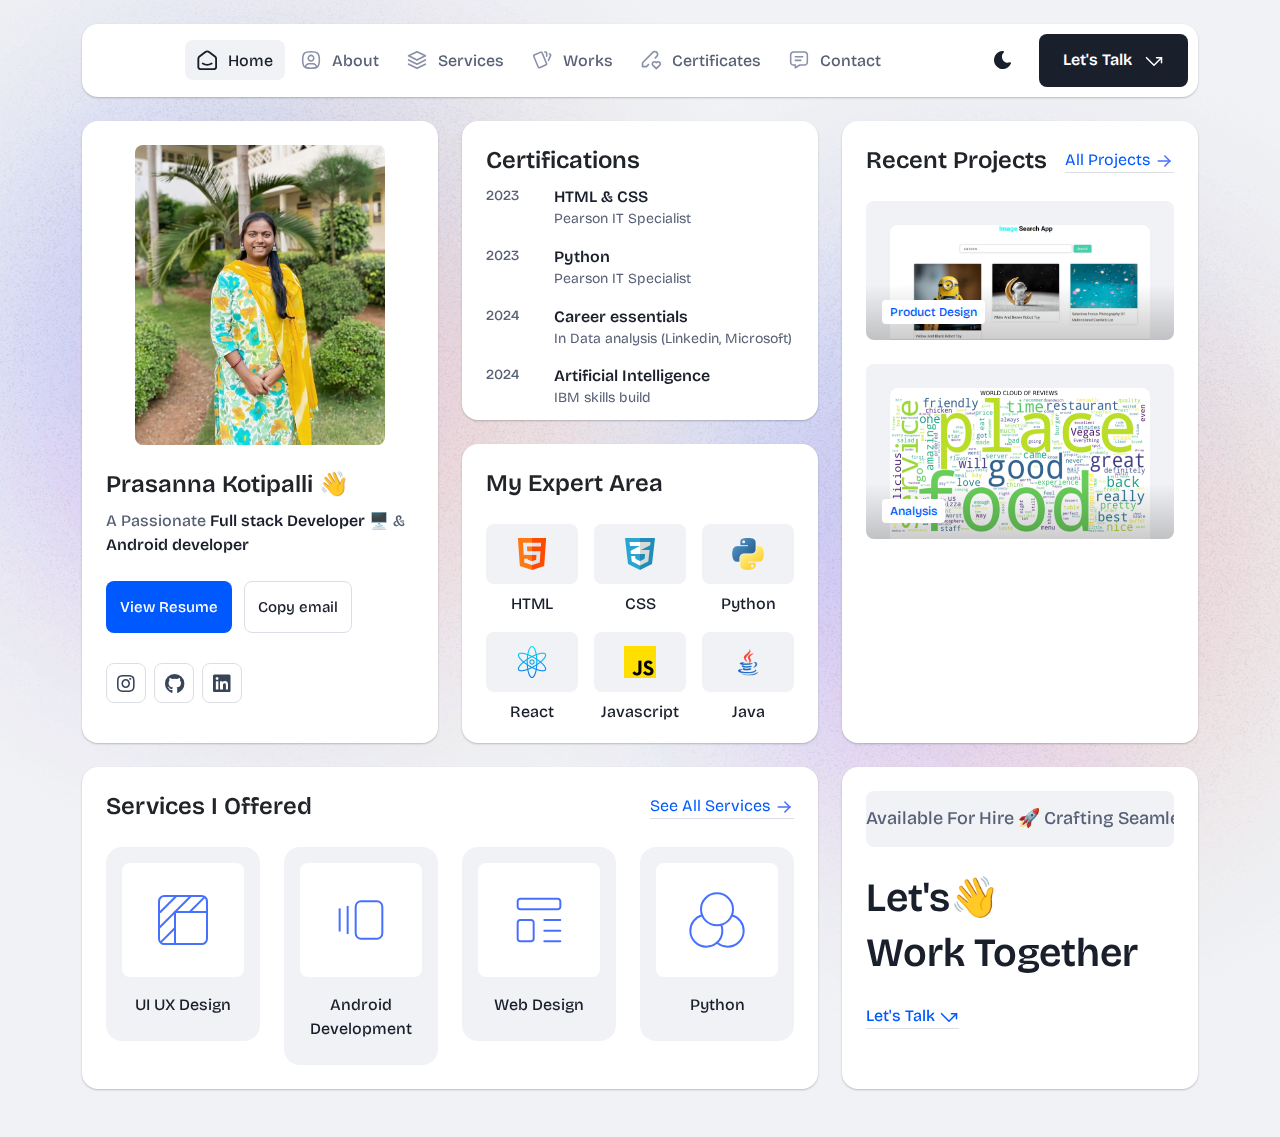
<file: main-file/index.html>
<!DOCTYPE html>
<html lang="en">

<head>
  <meta charset="UTF-8">
  <meta http-equiv="X-UA-Compatible" content="IE=edge">
  <title>Prasanna Personal Portfolio Website</title>
  <meta name="description" content="Prasanna - Personal Portfolio Website">
  <meta name="viewport" content="width=device-width, initial-scale=1">

  <link rel="shortcut icon" type="image/x-icon" href="assets/technology.png">

  <link rel="stylesheet" href="assets/css/bootstrap.min.css">
  <link rel="stylesheet" href="assets/fontawsome/css/all.min.css">
  <link rel="stylesheet" href="assets/fontawsome/css/fontawesome.min.css">
  <link rel="stylesheet" href="assets/css/slick.css">
  <link rel="stylesheet" href="assets/css/magnific-popup.css">
  <link rel="stylesheet" href="assets/css/style.css">
  <link rel="stylesheet" href="assets/css/responsive.css">
</head>

<body>

  <div id="page-content">
    <!-- header part start -->
    <header class="header-area">
      <nav class="navbar">
        <div class="container">
          <div class="menu-container">
<!--             <div class="logo">
              <a class="navbar-brand me-0" href="index.html">
                <svg width="24" height="24" viewBox="0 0 24 24" fill="none" xmlns="http://www.w3.org/2000/svg">
                  <path
                    d="M0 1.5C0 1.10218 0.158035 0.720644 0.43934 0.43934C0.720644 0.158035 1.10218 0 1.5 0L9 0C9.39782 0 9.77936 0.158035 10.0607 0.43934C10.342 0.720644 10.5 1.10218 10.5 1.5V22.5C10.5 22.8978 10.342 23.2794 10.0607 23.5607C9.77936 23.842 9.39782 24 9 24H1.5C1.10218 24 0.720644 23.842 0.43934 23.5607C0.158035 23.2794 0 22.8978 0 22.5V1.5ZM13.5 1.5C13.5 1.10218 13.658 0.720644 13.9393 0.43934C14.2206 0.158035 14.6022 0 15 0L22.5 0C22.8978 0 23.2794 0.158035 23.5607 0.43934C23.842 0.720644 24 1.10218 24 1.5V9C24 9.39782 23.842 9.77936 23.5607 10.0607C23.2794 10.342 22.8978 10.5 22.5 10.5H15C14.6022 10.5 14.2206 10.342 13.9393 10.0607C13.658 9.77936 13.5 9.39782 13.5 9V1.5ZM13.5 15C13.5 14.6022 13.658 14.2206 13.9393 13.9393C14.2206 13.658 14.6022 13.5 15 13.5H22.5C22.8978 13.5 23.2794 13.658 23.5607 13.9393C23.842 14.2206 24 14.6022 24 15V22.5C24 22.8978 23.842 23.2794 23.5607 23.5607C23.2794 23.842 22.8978 24 22.5 24H15C14.6022 24 14.2206 23.842 13.9393 23.5607C13.658 23.2794 13.5 22.8978 13.5 22.5V15Z"
                    class="logo-icon" />
                </svg>
                <span>P<span class="primary">K</span></span>
              </a>
            </div> -->
            <div class="navbar-main d-flex flex-grow-1">
<!--               <div class="logo inner-logo d-block d-xl-none">
                <a class="navbar-brand me-0" href="index.html">
                  <svg width="24" height="24" viewBox="0 0 24 24" fill="none" xmlns="http://www.w3.org/2000/svg">
                    <path
                      d="M0 1.5C0 1.10218 0.158035 0.720644 0.43934 0.43934C0.720644 0.158035 1.10218 0 1.5 0L9 0C9.39782 0 9.77936 0.158035 10.0607 0.43934C10.342 0.720644 10.5 1.10218 10.5 1.5V22.5C10.5 22.8978 10.342 23.2794 10.0607 23.5607C9.77936 23.842 9.39782 24 9 24H1.5C1.10218 24 0.720644 23.842 0.43934 23.5607C0.158035 23.2794 0 22.8978 0 22.5V1.5ZM13.5 1.5C13.5 1.10218 13.658 0.720644 13.9393 0.43934C14.2206 0.158035 14.6022 0 15 0L22.5 0C22.8978 0 23.2794 0.158035 23.5607 0.43934C23.842 0.720644 24 1.10218 24 1.5V9C24 9.39782 23.842 9.77936 23.5607 10.0607C23.2794 10.342 22.8978 10.5 22.5 10.5H15C14.6022 10.5 14.2206 10.342 13.9393 10.0607C13.658 9.77936 13.5 9.39782 13.5 9V1.5ZM13.5 15C13.5 14.6022 13.658 14.2206 13.9393 13.9393C14.2206 13.658 14.6022 13.5 15 13.5H22.5C22.8978 13.5 23.2794 13.658 23.5607 13.9393C23.842 14.2206 24 14.6022 24 15V22.5C24 22.8978 23.842 23.2794 23.5607 23.5607C23.2794 23.842 22.8978 24 22.5 24H15C14.6022 24 14.2206 23.842 13.9393 23.5607C13.658 23.2794 13.5 22.8978 13.5 22.5V15Z"
                      class="logo-icon" />
                  </svg>
                  <span>P<span class="primary">K</span></span>
                </a>
              </div> -->
              <ul class="navbar-info mx-auto">
                <li class="nav-item">
                  <a class="nav-link active" aria-current="page" href="index.html">
                    <svg class="nav-icon" viewBox="0 0 15 15" fill="none" xmlns="http://www.w3.org/2000/svg">
                      <path
                        d="M13.475 4.92481L9.03083 1.46814C8.64082 1.16473 8.1608 1 7.66667 1C7.17254 1 6.69251 1.16473 6.3025 1.46814L1.8575 4.92481C1.59037 5.13254 1.37424 5.39858 1.22563 5.7026C1.07701 6.00662 0.99984 6.34058 1 6.67897V12.679C1 13.121 1.17559 13.5449 1.48816 13.8575C1.80072 14.17 2.22464 14.3456 2.66667 14.3456H12.6667C13.1087 14.3456 13.5326 14.17 13.8452 13.8575C14.1577 13.5449 14.3333 13.121 14.3333 12.679V6.67897C14.3333 5.99314 14.0167 5.34564 13.475 4.92481Z"
                        stroke-width="1.4" stroke-linecap="round" stroke-linejoin="round" />
                      <path d="M10.9753 10.1665C9.13359 11.2773 6.14859 11.2773 4.30859 10.1665" stroke-width="1.4"
                        stroke-linecap="round" stroke-linejoin="round" />
                    </svg>
                    <span>Home</span>
                  </a>
                </li>
                <li class="nav-item">
                  <a class="nav-link" href="about.html">
                    <svg class="nav-icon" viewBox="0 0 18 18" fill="none" xmlns="http://www.w3.org/2000/svg">
                      <path
                        d="M9 9.8335C9.66304 9.8335 10.2989 9.5701 10.7678 9.10126C11.2366 8.63242 11.5 7.99654 11.5 7.3335C11.5 6.67045 11.2366 6.03457 10.7678 5.56573C10.2989 5.09689 9.66304 4.8335 9 4.8335C8.33696 4.8335 7.70107 5.09689 7.23223 5.56573C6.76339 6.03457 6.5 6.67045 6.5 7.3335C6.5 7.99654 6.76339 8.63242 7.23223 9.10126C7.70107 9.5701 8.33696 9.8335 9 9.8335Z"
                        stroke-width="1.4" stroke-linecap="round" stroke-linejoin="round" />
                      <path
                        d="M9 1.5C15 1.5 16.5 3 16.5 9C16.5 15 15 16.5 9 16.5C3 16.5 1.5 15 1.5 9C1.5 3 3 1.5 9 1.5Z"
                        stroke-width="1.4" stroke-linecap="round" stroke-linejoin="round" />
                      <path
                        d="M4 15.7085V15.6668C4 14.7828 4.35119 13.9349 4.97631 13.3098C5.60143 12.6847 6.44928 12.3335 7.33333 12.3335H10.6667C11.5507 12.3335 12.3986 12.6847 13.0237 13.3098C13.6488 13.9349 14 14.7828 14 15.6668V15.7085"
                        stroke-width="1.4" stroke-linecap="round" stroke-linejoin="round" />
                    </svg>
                    About
                  </a>
                </li>
                <li class="nav-item">
                  <a class="nav-link" href="services.html">
                    <svg class="nav-icon" viewBox="0 0 16 16" fill="none" xmlns="http://www.w3.org/2000/svg">
                      <path d="M7.99967 1.3335L1.33301 4.66683L7.99967 8.00016L14.6663 4.66683L7.99967 1.3335Z"
                        stroke-width="1.4" stroke-linecap="round" stroke-linejoin="round" />
                      <path d="M1.33301 8L7.99967 11.3333L14.6663 8" stroke-width="1.4" stroke-linecap="round"
                        stroke-linejoin="round" />
                      <path d="M1.33301 11.3335L7.99967 14.6668L14.6663 11.3335" stroke-width="1.4"
                        stroke-linecap="round" stroke-linejoin="round" />
                    </svg>
                    Services
                  </a>
                </li>
                <li class="nav-item">
                  <a class="nav-link" href="portfolio.html">
                    <svg class="nav-icon" viewBox="0 0 18 17" fill="none" xmlns="http://www.w3.org/2000/svg">
                      <path
                        d="M2.00326 3.99733L7.95159 1.40649C8.04974 1.36442 8.15533 1.34243 8.26212 1.34181C8.3689 1.34119 8.47473 1.36196 8.57337 1.40289C8.67201 1.44382 8.76145 1.50408 8.83642 1.58013C8.9114 1.65617 8.97039 1.74646 9.00992 1.84566L13.1133 11.764C13.1985 11.9651 13.2014 12.1917 13.1213 12.3949C13.0412 12.5982 12.8845 12.7618 12.6849 12.8507L6.73742 15.4415C6.63922 15.4837 6.53356 15.5058 6.42668 15.5065C6.3198 15.5072 6.21387 15.4864 6.11514 15.4455C6.0164 15.4046 5.92688 15.3442 5.85184 15.2681C5.7768 15.192 5.71778 15.1016 5.67826 15.0023L1.57492 5.08316C1.48963 4.88204 1.48673 4.65546 1.56684 4.45222C1.64696 4.24898 1.80367 4.08616 2.00326 3.99733Z"
                        stroke-width="1.4" stroke-linecap="round" stroke-linejoin="round" />
                      <path
                        d="M11.5 1.3335H12.3333C12.5543 1.3335 12.7663 1.42129 12.9226 1.57757C13.0789 1.73385 13.1667 1.94582 13.1667 2.16683V5.0835"
                        stroke-width="1.4" stroke-linecap="round" stroke-linejoin="round" />
                      <path
                        d="M15.6663 3C15.8863 3.09333 16.0997 3.18083 16.3063 3.2625C16.5098 3.34882 16.6706 3.51241 16.7534 3.71729C16.8362 3.92217 16.8343 4.15155 16.748 4.355L14.833 8.83334"
                        stroke-width="1.4" stroke-linecap="round" stroke-linejoin="round" />
                    </svg>
                    Works
                  </a>
                </li>
                <li class="nav-item">
                  <a class="nav-link" href="blog.html">
                    <svg class="nav-icon" viewBox="0 0 17 16" fill="none" xmlns="http://www.w3.org/2000/svg">
                      <path
                        d="M12.1663 6.16676L13.4163 4.91676C13.6352 4.69789 13.8088 4.43805 13.9273 4.15208C14.0457 3.86612 14.1067 3.55962 14.1067 3.25009C14.1067 2.94056 14.0457 2.63406 13.9273 2.3481C13.8088 2.06213 13.6352 1.80229 13.4163 1.58342C13.1975 1.36455 12.9376 1.19094 12.6517 1.07248C12.3657 0.954033 12.0592 0.893066 11.7497 0.893066C11.4401 0.893066 11.1336 0.954033 10.8477 1.07248C10.5617 1.19094 10.3019 1.36455 10.083 1.58342L1.33301 10.3334V13.6668H4.66634L6.33301 12.0001"
                        stroke-width="1.4" stroke-linecap="round" stroke-linejoin="round" />
                      <path
                        d="M13.0004 15.3335L15.7921 12.5968C15.9633 12.4307 16.0995 12.232 16.1926 12.0124C16.2857 11.7927 16.3339 11.5567 16.3343 11.3181C16.3347 11.0796 16.2873 10.8434 16.1948 10.6235C16.1024 10.4035 15.9669 10.2044 15.7963 10.0377C15.448 9.69712 14.9806 9.50602 14.4935 9.50509C14.0065 9.50415 13.5383 9.69346 13.1888 10.0327L13.0021 10.216L12.8163 10.0327C12.4681 9.69237 12.0008 9.50143 11.5139 9.50049C11.0271 9.49956 10.5591 9.68871 10.2096 10.0277C10.0383 10.1937 9.9021 10.3924 9.80891 10.612C9.71572 10.8316 9.66746 11.0677 9.667 11.3062C9.66653 11.5447 9.71386 11.781 9.80619 12.0009C9.89853 12.2209 10.034 12.4201 10.2046 12.5868L13.0004 15.3335Z"
                        stroke-width="1.4" stroke-linecap="round" stroke-linejoin="round" />
                    </svg>
                    Certificates
                  </a>
                </li>
                <li class="nav-item">
                  <a class="nav-link" href="contact.html">
                    <svg class="nav-icon" viewBox="0 0 18 17" fill="none" xmlns="http://www.w3.org/2000/svg">
                      <path d="M5.66699 5.5H12.3337" stroke-width="1.4" stroke-linecap="round"
                        stroke-linejoin="round" />
                      <path d="M5.66699 8.8335H10.667" stroke-width="1.4" stroke-linecap="round"
                        stroke-linejoin="round" />
                      <path
                        d="M14 1.3335C14.663 1.3335 15.2989 1.59689 15.7678 2.06573C16.2366 2.53457 16.5 3.17045 16.5 3.8335V10.5002C16.5 11.1632 16.2366 11.7991 15.7678 12.2679C15.2989 12.7368 14.663 13.0002 14 13.0002H9.83333L5.66667 15.5002V13.0002H4C3.33696 13.0002 2.70107 12.7368 2.23223 12.2679C1.76339 11.7991 1.5 11.1632 1.5 10.5002V3.8335C1.5 3.17045 1.76339 2.53457 2.23223 2.06573C2.70107 1.59689 3.33696 1.3335 4 1.3335H14Z"
                        stroke-width="1.4" stroke-linecap="round" stroke-linejoin="round" />
                    </svg>
                    Contact
                  </a>
                </li>
              </ul>
              <div class="header-right-info d-flex align-items-center">
                <button class="theme-control-btn">
                  <span class="dark">
                    <svg width="24" height="24" viewBox="0 0 24 24" fill="none" xmlns="http://www.w3.org/2000/svg">
                      <path
                        d="M11.8005 3C10.207 3.0003 8.64356 3.44286 7.27683 4.28049C5.91011 5.11811 4.79139 6.31937 4.04002 7.75612C3.28865 9.19288 2.93281 10.8112 3.01046 12.4386C3.08811 14.0659 3.59633 15.6411 4.48091 16.9963C5.3655 18.3514 6.59326 19.4356 8.03324 20.1333C9.47322 20.8309 11.0714 21.1157 12.6573 20.9574C14.2432 20.7991 15.7573 20.2036 17.0381 19.2344C18.319 18.2652 19.3185 16.9587 19.9301 15.4542C20.2302 14.7162 19.5111 13.9746 18.7875 14.2752C17.5475 14.7888 16.1706 14.8418 14.8963 14.425C13.622 14.0082 12.5308 13.1479 11.8126 11.9937C11.0943 10.8396 10.7943 9.4645 10.9648 8.10764C11.1353 6.75077 11.7655 5.49792 12.7458 4.5669L12.8136 4.4949C13.2986 3.9279 12.913 3.0072 12.1464 3.0072H11.9122L11.8524 3.0018L11.7996 3H11.8005Z"
                        fill="#1A1F2C" />
                    </svg>
                    <small class="theme-text d-block d-xl-none">Change appearance</small>
                  </span>
                  <span class="light">
                    <svg width="24" height="24" viewBox="0 0 24 24" fill="none" xmlns="http://www.w3.org/2000/svg">
                      <path
                        d="M12 19C12.2449 19 12.4813 19.09 12.6644 19.2527C12.8474 19.4155 12.9643 19.6397 12.993 19.883L13 20V21C12.9997 21.2549 12.9021 21.5 12.7272 21.6854C12.5522 21.8707 12.313 21.9822 12.0586 21.9972C11.8042 22.0121 11.5536 21.9293 11.3582 21.7657C11.1627 21.6021 11.0371 21.3701 11.007 21.117L11 21V20C11 19.7348 11.1054 19.4804 11.2929 19.2929C11.4804 19.1054 11.7348 19 12 19Z"
                        fill="#FD7E41" />
                      <path
                        d="M18.3127 16.9099L18.4067 16.9929L19.1067 17.6929C19.2861 17.8729 19.3902 18.1144 19.398 18.3683C19.4057 18.6223 19.3165 18.8697 19.1485 19.0602C18.9804 19.2508 18.7462 19.3702 18.4933 19.3943C18.2403 19.4184 17.9877 19.3454 17.7867 19.1899L17.6927 19.1069L16.9927 18.4069C16.8202 18.2347 16.7165 18.0053 16.7012 17.7619C16.6859 17.5186 16.76 17.278 16.9097 17.0855C17.0593 16.893 17.2741 16.7618 17.5137 16.7166C17.7533 16.6713 18.0012 16.7152 18.2107 16.8399L18.3127 16.9099Z"
                        fill="#FD7E41" />
                      <path
                        d="M7.00747 16.993C7.17965 17.1652 7.28308 17.3943 7.29836 17.6373C7.31364 17.8803 7.23972 18.1206 7.09047 18.313L7.00747 18.407L6.30747 19.107C6.12751 19.2863 5.88604 19.3905 5.63209 19.3982C5.37814 19.406 5.13076 19.3168 4.94019 19.1487C4.74963 18.9807 4.63017 18.7464 4.60607 18.4935C4.58198 18.2406 4.65506 17.988 4.81047 17.787L4.89347 17.693L5.59347 16.993C5.781 16.8055 6.03531 16.7002 6.30047 16.7002C6.56563 16.7002 6.81994 16.8055 7.00747 16.993Z"
                        fill="#FD7E41" />
                      <path
                        d="M3.99987 11C4.25475 11.0003 4.4999 11.0979 4.68524 11.2728C4.87057 11.4478 4.9821 11.687 4.99704 11.9414C5.01198 12.1958 4.92919 12.4464 4.7656 12.6418C4.60201 12.8373 4.36996 12.9629 4.11687 12.993L3.99987 13H2.99987C2.74499 12.9997 2.49984 12.9021 2.3145 12.7272C2.12916 12.5522 2.01763 12.313 2.0027 12.0586C1.98776 11.8042 2.07054 11.5536 2.23413 11.3582C2.39772 11.1627 2.62977 11.0371 2.88287 11.007L2.99987 11H3.99987Z"
                        fill="#FD7E41" />
                      <path
                        d="M20.9999 11C21.2547 11.0003 21.4999 11.0979 21.6852 11.2728C21.8706 11.4478 21.9821 11.687 21.997 11.9414C22.012 12.1958 21.9292 12.4464 21.7656 12.6418C21.602 12.8373 21.37 12.9629 21.1169 12.993L20.9999 13H19.9999C19.745 12.9997 19.4998 12.9021 19.3145 12.7272C19.1292 12.5522 19.0176 12.313 19.0027 12.0586C18.9878 11.8042 19.0705 11.5536 19.2341 11.3582C19.3977 11.1627 19.6298 11.0371 19.8829 11.007L19.9999 11H20.9999Z"
                        fill="#FD7E41" />
                      <path
                        d="M6.21264 4.80985L6.30664 4.89285L7.00664 5.59285C7.18599 5.77281 7.29011 6.01429 7.29787 6.26824C7.30562 6.52219 7.21642 6.76957 7.04839 6.96013C6.88036 7.1507 6.64609 7.27016 6.39316 7.29425C6.14024 7.31834 5.88763 7.24526 5.68664 7.08985L5.59264 7.00685L4.89264 6.30685C4.72073 6.13453 4.61757 5.90543 4.6025 5.66248C4.58744 5.41954 4.6615 5.17945 4.8108 4.98721C4.9601 4.79497 5.1744 4.66378 5.41351 4.61824C5.65262 4.57271 5.90013 4.61594 6.10964 4.73985L6.21264 4.80985Z"
                        fill="#FD7E41" />
                      <path
                        d="M19.1071 4.89288C19.2793 5.06508 19.3827 5.29418 19.398 5.5372C19.4132 5.78023 19.3393 6.02048 19.1901 6.21288L19.1071 6.30688L18.4071 7.00688C18.2271 7.18623 17.9856 7.29036 17.7317 7.29811C17.4777 7.30587 17.2304 7.21667 17.0398 7.04864C16.8492 6.8806 16.7298 6.64633 16.7057 6.39341C16.6816 6.14049 16.7547 5.88788 16.9101 5.68688L16.9931 5.59288L17.6931 4.89288C17.8806 4.70541 18.1349 4.6001 18.4001 4.6001C18.6652 4.6001 18.9196 4.70541 19.1071 4.89288Z"
                        fill="#FD7E41" />
                      <path
                        d="M12 2C12.2449 2.00003 12.4813 2.08996 12.6644 2.25272C12.8474 2.41547 12.9643 2.63975 12.993 2.883L13 3V4C12.9997 4.25488 12.9021 4.50003 12.7272 4.68537C12.5522 4.8707 12.313 4.98223 12.0586 4.99717C11.8042 5.01211 11.5536 4.92933 11.3582 4.76573C11.1627 4.60214 11.0371 4.3701 11.007 4.117L11 4V3C11 2.73478 11.1054 2.48043 11.2929 2.29289C11.4804 2.10536 11.7348 2 12 2Z"
                        fill="#FD7E41" />
                      <path
                        d="M12 7C12.9797 6.99994 13.9378 7.28769 14.7553 7.8275C15.5729 8.36731 16.2138 9.1354 16.5986 10.0364C16.9833 10.9373 17.0949 11.9315 16.9195 12.8953C16.7441 13.8592 16.2893 14.7502 15.6118 15.4579C14.9343 16.1655 14.0638 16.6585 13.1085 16.8756C12.1532 17.0928 11.1552 17.0245 10.2383 16.6793C9.3215 16.334 8.52629 15.7271 7.95146 14.9338C7.37663 14.1405 7.04752 13.1958 7.005 12.217L7 12L7.005 11.783C7.06092 10.4958 7.61161 9.27978 8.54222 8.38866C9.47284 7.49754 10.7115 7.00007 12 7Z"
                        fill="#FD7E41" />
                    </svg>
                    <small class="theme-text d-block d-xl-none">Change appearance</small>
                  </span>
                </button>
                <a href="contact.html" class="lets-talk-btn">
                  Let's Talk
                  <svg class="icon" width="20" height="20" viewBox="0 0 20 20" fill="none"
                    xmlns="http://www.w3.org/2000/svg">
                    <path d="M17.5 11.6665V6.6665H12.5" stroke="white" stroke-width="1.5" stroke-linecap="round"
                      stroke-linejoin="round" />
                    <path d="M17.5 6.6665L10 14.1665L2.5 6.6665" stroke="white" stroke-width="1.5"
                      stroke-linecap="round" stroke-linejoin="round" />
                  </svg>
                </a>
              </div>
            </div>
            <div class="mobile-menu-overlay d-block d-lg-none"></div>
            <div class="mobile-menu-control-bar d-block d-xl-none">
              <button class="mobile-menu-control-bar">
                <i class="fas fa-bars"></i>
              </button>
            </div>
          </div>
        </div>
      </nav>
    </header>
    <!-- header part end -->

    <!-- main area part start -->
    <main>
      <section class="home-area">
        <div class="container">
          <div class="row g-4">
            <div class="col-xl-4">
              <div class="card profile-card">
                <div class="card-body">
                  <div class="image text-center">
                    <img src="assets/picture.jpg" alt="profile">
                  </div>
                  <div class="text">
                    <h3 class="card-title">Prasanna Kotipalli 👋</h3>
                    <p>A Passionate <span>Full stack Developer</span> 🖥️ & <span>Android developer</span></p>
                    <div class="common-button-groups">
                      <a class="btn btn-call" href="./assets/Kotipalli_Prasanna_Resume.pdf" target="_blank">View Resume</a>
                      <button class="btn btn-copy" data-clipboard-text="prasannakp2003@gmail.com">
                          <path
                            d="M8 10C8 9.46957 8.21071 8.96086 8.58579 8.58579C8.96086 8.21071 9.46957 8 10 8H18C18.5304 8 19.0391 8.21071 19.4142 8.58579C19.7893 8.96086 20 9.46957 20 10V18C20 18.5304 19.7893 19.0391 19.4142 19.4142C19.0391 19.7893 18.5304 20 18 20H10C9.46957 20 8.96086 19.7893 8.58579 19.4142C8.21071 19.0391 8 18.5304 8 18V10Z"
                            stroke-width="1.5" stroke-linecap="round" stroke-linejoin="round" />
                          <path
                            d="M16 8V6C16 5.46957 15.7893 4.96086 15.4142 4.58579C15.0391 4.21071 14.5304 4 14 4H6C5.46957 4 4.96086 4.21071 4.58579 4.58579C4.21071 4.96086 4 5.46957 4 6V14C4 14.5304 4.21071 15.0391 4.58579 15.4142C4.96086 15.7893 5.46957 16 6 16H8"
                            stroke-width="1.5" stroke-linecap="round" stroke-linejoin="round" />
                        </svg>
                          Copy email
                      </button>
                    </div>
                    <div class="social-media-icon">
                      <ul class="list-unstyled">
                        <li><a href="https://www.instagram.com/prasanna_.12/" target="_blank"><i class="fab fa-instagram"></i></a></li>
                        <li><a href="https://github.com/Prasanna12102" target="_blank"><i class="fab fa-github"></i></a></li>
                        <li><a href="www.linkedin.com/in/prasanna-kotipalli-b2a75825b" target="_blank"><i class="fab fa-linkedin"></i></a></li>
                      </ul>
                    </div>
                  </div>
                </div>
              </div>
            </div>
            <div class="col-xl-4">
              <div class="row g-4">
                <div class="col-lg-12">
                  <div class="card">
                    <div class="card-body work-experiance-card">
                      <h3 class="card-title">Certifications</h3>
                      <div class="work-experiance-main">
                        <ul class="work-experiance-slider list-unstyled">
                          <li>
                            <div class="date">
                              <p>2023</p>
                            </div>
                            <div class="info">
                              <!-- <div class="icon">
                                <img src="assets/img/icons/adobe.svg" alt="adobe">
                              </div> -->
                              <div class="text">
                                <h4 class="title">HTML & CSS</h4>
                                <h6 class="subtitle">Pearson IT Specialist</h6>
                              </div>
                            </div>
                          </li>
                          <li>
                            <div class="date">
                              <p>2023</p>
                            </div>
                            <div class="info">
                              <!-- <div class="icon">
                                <img src="" alt="google">
                              </div> -->
                              <div class="text">
                                <h4 class="title">Python
                                </h4>
                                <h6 class="subtitle">Pearson IT Specialist

                                </h6>
                              </div>
                            </div>
                          </li>
                          <li>
                            <div class="date">
                              <p>2024</p>
                            </div>
                            <div class="info">
                              <!-- <div class="icon">
                                <img src="assets/img/icons/meta.svg" alt="meta">
                              </div> -->
                              <div class="text">
                                <h4 class="title">Career essentials 
                                </h4>
                                <h6 class="subtitle">In Data analysis (Linkedin, Microsoft)
                                </h6>
                              </div>
                            </div>
                          </li>
                          <li>
                            <div class="date">
                              <p>2024</p>
                            </div>
                            <div class="info">
                              <!-- <div class="icon">
                                <img src="assets/img/icons/adobe.svg" alt="adobe">
                              </div> -->
                              <div class="text">
                                <h4 class="title">Artificial Intelligence</h4>
                                <h6 class="subtitle">IBM skills build</h6>
                              </div>
                            </div>
                          </li>
                        </ul>
                        <ul class="work-experiance-slider list-unstyled">
                          <li>
                            <div class="date">
                              <p>2024</p>
                            </div>
                            <div class="info">
                              <!-- <div class="icon">
                                <img src="assets/img/icons/adobe.svg" alt="adobe">
                              </div> -->
                              <div class="text">
                                <h4 class="title">Machine Learning</h4>
                                <h6 class="subtitle">Nptel</h6>
                              </div>
                            </div>
                            </li>
                          <li>
                            <div class="date">
                              <p>2024</p>
                            </div>
                            <div class="info">
                              <!-- <div class="icon">
                                <img src="assets/img/icons/google.svg" alt="google">
                              </div> -->
                              <div class="text">
                                <h4 class="title">Sentimental Analysis
                                </h4>
                                <h6 class="subtitle">APSSDC

                                </h6>
                              </div>
                            </div>
                          </li>
                          <li>
                            <div class="date">
                              <p>2024</p>
                            </div>
                            <div class="info">
                              <!-- <div class="icon">
                                <img src="assets/img/icons/meta.svg" alt="meta">
                              </div> -->
                              <div class="text">
                                <h4 class="title">Android Development
                                </h4>
                                <h6 class="subtitle">APSSDC
                                </h6>
                              </div>
                            </div>
                          </li>
                          <li>
                            <div class="date">
                              <p>2025</p>
                            </div>
                            <div class="info">
                              <!-- <div class="icon">
                                <img src="assets/img/icons/meta.svg" alt="meta">
                              </div> -->
                              <div class="text">
                                <h4 class="title">Career Edge
                                </h4>
                                <h6 class="subtitle">Young Professional (TCS ION)
                                </h6>
                              </div>
                            </div>
                          </li>
<!--                           <li>
                            <div class="date">
                              <p>2025</p>
                            </div>
                            <div class="info">
<!--                               <div class="icon">
                                <img src="assets/img/icons/adobe.svg" alt="adobe">
                              </div> -->
<!--                               <div class="text">
                                <h4 class="title">Career Edge</h4>
                                <h6 class="subtitle">Young professional (TCS ION)</h6>
                              </div>
                            </div>
                          </li> -->
                        </ul>
                      </div>
                    </div>
                  </div>
                </div>
                <div class="col-lg-12">
                  <div class="card expertise-card">
                    <div class="card-body">
                      <h3 class="card-title">My Expert Area
                      </h3>
                      <div class="expertise-main mt-24">
                        <div class="row g-3">
                          <div class="col-xl-4 col-md-4 col-sm-6 col-6">
                            <div class="expertise-item">
                              <div class="image text-center">
                                <img src="assets/html.png" alt="HTML">
                              </div>
                              <div class="text">
                                <h4 class="title">HTML</h4>
                              </div>
                            </div>
                          </div>
                          <div class="col-xl-4 col-md-4 col-sm-6 col-6">
                            <div class="expertise-item">
                              <div class="image text-center">
                                <img src="assets/text.png" alt="CSS">
                              </div>
                              <div class="text">
                                <h4 class="title">CSS</h4>
                              </div>
                            </div>
                          </div>
                          <div class="col-xl-4 col-md-4 col-sm-6 col-6">
                            <div class="expertise-item">
                              <div class="image text-center">
                                <img src="assets/python.png" alt="Python">
                              </div>
                              <div class="text">
                                <h4 class="title">Python</h4>
                              </div>
                            </div>
                          </div>
                          <div class="col-xl-4 col-md-4 col-sm-6 col-6">
                            <div class="expertise-item">
                              <div class="image text-center">
                                <img src="assets/atom.png" alt="framer">
                              </div>
                              <div class="text">
                                <h4 class="title">React</h4>
                              </div>
                            </div>
                          </div>
                          <div class="col-xl-4 col-md-4 col-sm-6 col-6">
                            <div class="expertise-item">
                              <div class="image text-center">
                                <img src="assets/js.png" alt="webflow">
                              </div>
                              <div class="text">
                                <h4 class="title">Javascript</h4>
                              </div>
                            </div>
                          </div>
                          <div class="col-xl-4 col-md-4 col-sm-6 col-6">
                            <div class="expertise-item">
                              <div class="image text-center">
                                <img src="assets/icons8-java-48.png" alt="zeplin">
                              </div>
                              <div class="text">
                                <h4 class="title">Java</h4>
                              </div>
                            </div>
                          </div>
                        </div>
                      </div>
                    </div>
                  </div>
                </div>
              </div>
            </div>
            <div class="col-xl-4">
              <div class="card card-projects">
                <div class="card-body">

                  <h3 class="card-title">Recent Projects <a class="link-btn" href="portfolio.html">All Projects
                      <svg class="icon" width="20" height="20" viewBox="0 0 20 20" fill="none"
                        xmlns="http://www.w3.org/2000/svg">
                        <path d="M4.16699 10H15.8337" stroke="#4770FF" stroke-width="1.5" stroke-linecap="round"
                          stroke-linejoin="round" />
                        <path d="M10.833 15L15.833 10" stroke="#4770FF" stroke-width="1.5" stroke-linecap="round"
                          stroke-linejoin="round" />
                        <path d="M10.833 5L15.833 10" stroke="#4770FF" stroke-width="1.5" stroke-linecap="round"
                          stroke-linejoin="round" />
                      </svg>

                    </a></h3>
                  <div class="projects-main mt-24">
                    <div class="row g-4 parent-container">
                      <div class="col-lg-12">
                        <div class="project-item">
                          <div class="image">
                            <img src="assets/image_search.jpg" alt="project-1" class="img-fluid w-100">
                            <a href="assets/image_search.jpg"
                              class="gallery-popup full-image-preview parent-container">
                              <svg class="icon" xmlns="http://www.w3.org/2000/svg" viewBox="0 0 20 20" fill="none"
                                stroke="currentColor" stroke-linecap="round" stroke-linejoin="round" stroke-width="1.5">
                                <path d="M10 4.167v11.666M4.167 10h11.666"></path>
                              </svg>
                            </a>
                            <div class="info">
                              <span class="category">Product Design</span>
                            </div>
                          </div>
                        </div>
                      </div>
                      <div class="col-lg-12">
                        <div class="project-item">
                          <div class="image">
                            <img src="assets/RR_image.png" alt="project-2" class="img-fluid w-100">
                            <a href="assets/RR_image.png"
                              class="gallery-popup full-image-preview parent-container">
                              <svg class="icon" xmlns="http://www.w3.org/2000/svg" viewBox="0 0 20 20" fill="none"
                                stroke="currentColor" stroke-linecap="round" stroke-linejoin="round" stroke-width="1.5">
                                <path d="M10 4.167v11.666M4.167 10h11.666"></path>
                              </svg>
                            </a>
                            <div class="info">
                              <span class="category">Analysis</span>
                            </div>
                          </div>
                        </div>
                      </div>
                    </div>
                  </div>
                </div>
              </div>
            </div>
          </div>
          <div class="services-area mt-24">
            <div class="row g-4">
              <div class="col-xl-8">
                <div class="card services-card">
                  <div class="card-body">
                    <h3 class="card-title">Services I Offered
                      <a class="link-btn" href="services.html"> See All Services
                        <svg class="icon" width="20" height="20" viewBox="0 0 20 20" fill="none"
                          xmlns="http://www.w3.org/2000/svg">
                          <path d="M4.16699 10H15.8337" stroke="#4770FF" stroke-width="1.5" stroke-linecap="round"
                            stroke-linejoin="round" />
                          <path d="M10.833 15L15.833 10" stroke="#4770FF" stroke-width="1.5" stroke-linecap="round"
                            stroke-linejoin="round" />
                          <path d="M10.833 5L15.833 10" stroke="#4770FF" stroke-width="1.5" stroke-linecap="round"
                            stroke-linejoin="round" />
                        </svg>

                      </a></h3>
                    <div class="services-main mt-24">
                      <div class="row g-4">
                        <div class="col-md-3 col-sm-6 col-6">
                          <div class="services-item text-center">
                            <div class="image">
                              <img src="assets/img/icons/ui-ux.svg" alt="ui-ux">
                            </div>
                            <div class="text">
                              <h3 class="title">UI UX Design</h3>
                            </div>
                          </div>
                        </div>
                        <div class="col-md-3 col-sm-6 col-6">
                          <div class="services-item text-center">
                            <div class="image">
                              <img src="assets/img/icons/app.svg" alt="app">
                            </div>
                            <div class="text">
                              <h3 class="title">Android Development</h3>
                            </div>
                          </div>
                        </div>
                        <div class="col-md-3 col-sm-6 col-6">
                          <div class="services-item text-center">
                            <div class="image">
                              <img src="assets/img/icons/prd-design.svg" alt="prd-design">
                            </div>
                            <div class="text">
                              <h3 class="title">Web Design</h3>
                            </div>
                          </div>
                        </div>
                        <div class="col-md-3 col-sm-6 col-6">
                          <div class="services-item text-center">
                            <div class="image">
                              <img src="assets/img/icons/branding.svg" alt="branding">
                            </div>
                            <div class="text">
                              <h3 class="title">Python</h3>
                            </div>
                          </div>
                        </div>
                      </div>
                    </div>
                  </div>
                </div>
              </div>
              <div class="col-xl-4">
                <div class="card lets-talk-together-card">
                  <div class="card-body">
                    <div class="scrolling-info">
                      <div class="slider-item">
                        <p>
                          Available For Hire 🚀 Crafting Seamless User Experiences 🎨 Available For Hire 🚀 Crafting Seamless User
                          Experiences 🎨
                        </p>
                      </div>
                    </div>
                    <h3 class="card-title">Let's👋
                      <span class="d-block">Work Together</span>
                    </h3>
                    <a class="link-btn" href="contact.html"> Let's Talk
                      <svg class="icon" width="20" height="20" viewBox="0 0 20 20" fill="none"
                        xmlns="http://www.w3.org/2000/svg">
                        <path d="M17.5 11.6665V6.6665H12.5" stroke-width="1.5" stroke-linecap="round"
                          stroke-linejoin="round" />
                        <path d="M17.5 6.6665L10 14.1665L2.5 6.6665" stroke-width="1.5" stroke-linecap="round"
                          stroke-linejoin="round" />
                      </svg>
                    </a>
                  </div>
                </div>
              </div>
            </div>
          </div>
        </div>
      </section>
      <!-- background shape area start -->
      <div class="background-shapes">
        <div class="shape-1 common-shape">
          <img src="assets/img/bg/banner-shape-1.png" alt="banner-shape-1">
        </div>
        <div class="shape-2 common-shape">
          <img src="assets/img/bg/banner-shape-1.png" alt="banner-shape-1">
        </div>
        <div class="threed-shape-1 move-with-cursor" data-value="1">
          <img src="assets/img/bg/object-3d-1.png" alt="object-3d-1">
        </div>
        <div class="threed-shape-2 move-with-cursor" data-value="1">
          <img src="assets/img/bg/object-3d-2.png" alt="object-3d-2">
        </div>
      </div>
      <!-- background shape area end -->
    </main>
    <!-- main area part end -->

    <!-- footer part start -->
    <footer class="footer-area">
      <div class="container">
        <!-- <div class="text text-center">
          <p>@ BentoFolio 2024, Design By <a href="#">MarvelTheme</a></p>
        </div> -->
      </div>
    </footer>
    <!-- footer part end -->
  </div>

  <!-- JS here -->
  <script src="assets/js/vendor/jquery-3.6.0.min.js"></script>
  <script src="assets/js/bootstrap.bundle.min.js"></script>
  <script src="assets/js/jquery.magnific-popup.min.js"></script>
  <script src="assets/js/ajax-form.js"></script>
  <script src="assets/js/clipboard.min.js"></script>
  <script src="assets/js/slick.min.js"></script>
  <script src="assets/js/script.js"></script>
</body>

</html>
</file>
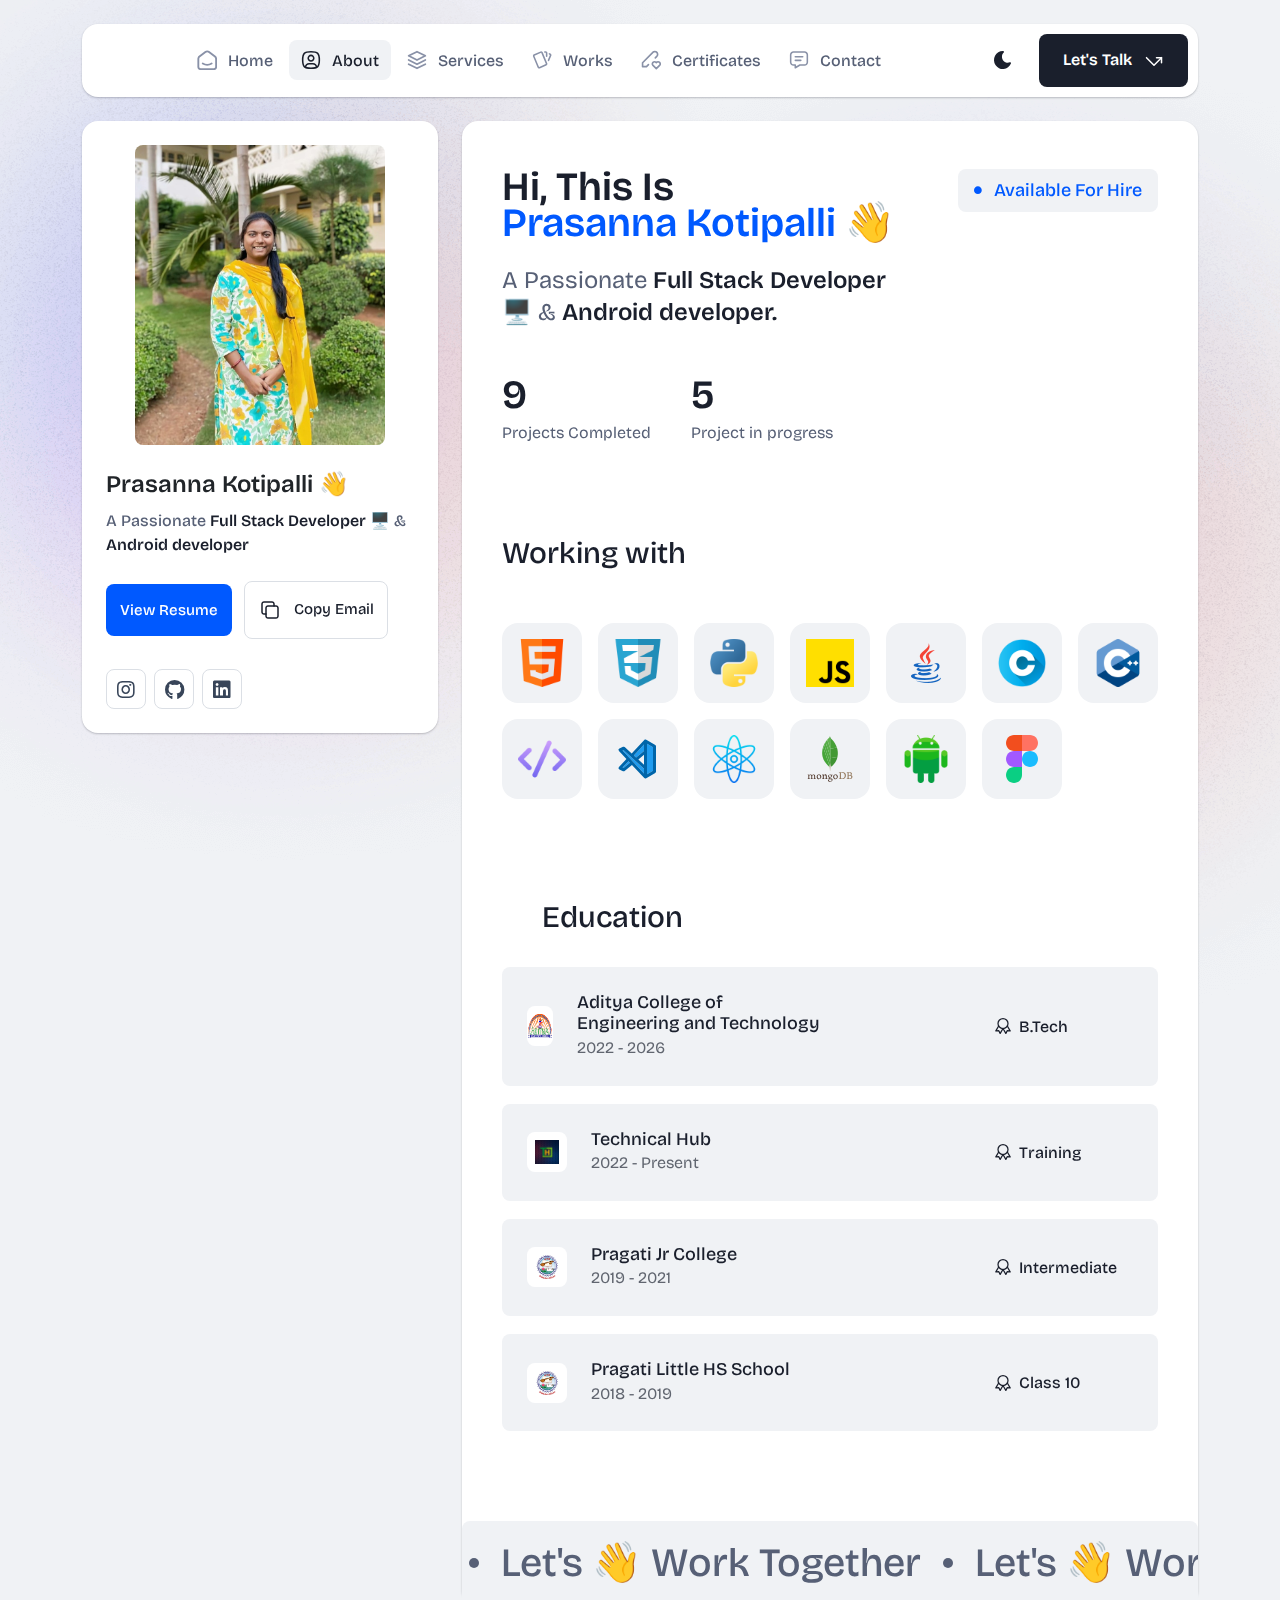
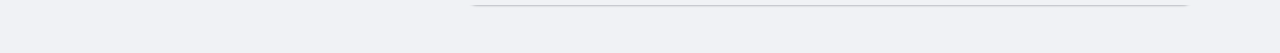
<file: main-file/about.html>
<!DOCTYPE html>
<html lang="en">

<head>
  <meta charset="UTF-8">
  <meta http-equiv="X-UA-Compatible" content="IE=edge">
  <title>Prasanna Personal Portfolio Website</title>
  <meta name="description" content="Bentofolio - Bootstrap Personal Portfolio Template">
  <meta name="viewport" content="width=device-width, initial-scale=1">

  <link rel="shortcut icon" type="image/x-icon" href="assets/img/favicon.svg">
  <!-- Place favicon.ico in the root directory -->

  <!-- CSS here -->
  <link rel="stylesheet" href="assets/css/bootstrap.min.css">
  <link rel="stylesheet" href="assets/fontawsome/css/all.min.css">
  <link rel="stylesheet" href="assets/fontawsome/css/fontawesome.min.css">
  <link rel="stylesheet" href="assets/css/slick.css">
  <link rel="stylesheet" href="assets/css/magnific-popup.css">
  <link rel="stylesheet" href="assets/css/style.css">
  <link rel="stylesheet" href="assets/css/responsive.css">
</head>

<body>
  <div id="page-content">
    <!-- header part start -->
    <header class="header-area">
      <nav class="navbar">
        <div class="container">
          <div class="menu-container">
<!--             <div class="logo">
              <a class="navbar-brand me-0" href="index.html">
                <svg width="24" height="24" viewBox="0 0 24 24" fill="none" xmlns="http://www.w3.org/2000/svg">
                  <path
                    d="M0 1.5C0 1.10218 0.158035 0.720644 0.43934 0.43934C0.720644 0.158035 1.10218 0 1.5 0L9 0C9.39782 0 9.77936 0.158035 10.0607 0.43934C10.342 0.720644 10.5 1.10218 10.5 1.5V22.5C10.5 22.8978 10.342 23.2794 10.0607 23.5607C9.77936 23.842 9.39782 24 9 24H1.5C1.10218 24 0.720644 23.842 0.43934 23.5607C0.158035 23.2794 0 22.8978 0 22.5V1.5ZM13.5 1.5C13.5 1.10218 13.658 0.720644 13.9393 0.43934C14.2206 0.158035 14.6022 0 15 0L22.5 0C22.8978 0 23.2794 0.158035 23.5607 0.43934C23.842 0.720644 24 1.10218 24 1.5V9C24 9.39782 23.842 9.77936 23.5607 10.0607C23.2794 10.342 22.8978 10.5 22.5 10.5H15C14.6022 10.5 14.2206 10.342 13.9393 10.0607C13.658 9.77936 13.5 9.39782 13.5 9V1.5ZM13.5 15C13.5 14.6022 13.658 14.2206 13.9393 13.9393C14.2206 13.658 14.6022 13.5 15 13.5H22.5C22.8978 13.5 23.2794 13.658 23.5607 13.9393C23.842 14.2206 24 14.6022 24 15V22.5C24 22.8978 23.842 23.2794 23.5607 23.5607C23.2794 23.842 22.8978 24 22.5 24H15C14.6022 24 14.2206 23.842 13.9393 23.5607C13.658 23.2794 13.5 22.8978 13.5 22.5V15Z"
                    class="logo-icon" />
                </svg>
                <span>P<span class="primary">K</span></span>
              </a>
            </div> -->
            <div class="navbar-main d-flex flex-grow-1">
<!--               <div class="logo inner-logo d-block d-xl-none">
                <a class="navbar-brand me-0" href="index.html">
                  <svg width="24" height="24" viewBox="0 0 24 24" fill="none" xmlns="http://www.w3.org/2000/svg">
                    <path
                      d="M0 1.5C0 1.10218 0.158035 0.720644 0.43934 0.43934C0.720644 0.158035 1.10218 0 1.5 0L9 0C9.39782 0 9.77936 0.158035 10.0607 0.43934C10.342 0.720644 10.5 1.10218 10.5 1.5V22.5C10.5 22.8978 10.342 23.2794 10.0607 23.5607C9.77936 23.842 9.39782 24 9 24H1.5C1.10218 24 0.720644 23.842 0.43934 23.5607C0.158035 23.2794 0 22.8978 0 22.5V1.5ZM13.5 1.5C13.5 1.10218 13.658 0.720644 13.9393 0.43934C14.2206 0.158035 14.6022 0 15 0L22.5 0C22.8978 0 23.2794 0.158035 23.5607 0.43934C23.842 0.720644 24 1.10218 24 1.5V9C24 9.39782 23.842 9.77936 23.5607 10.0607C23.2794 10.342 22.8978 10.5 22.5 10.5H15C14.6022 10.5 14.2206 10.342 13.9393 10.0607C13.658 9.77936 13.5 9.39782 13.5 9V1.5ZM13.5 15C13.5 14.6022 13.658 14.2206 13.9393 13.9393C14.2206 13.658 14.6022 13.5 15 13.5H22.5C22.8978 13.5 23.2794 13.658 23.5607 13.9393C23.842 14.2206 24 14.6022 24 15V22.5C24 22.8978 23.842 23.2794 23.5607 23.5607C23.2794 23.842 22.8978 24 22.5 24H15C14.6022 24 14.2206 23.842 13.9393 23.5607C13.658 23.2794 13.5 22.8978 13.5 22.5V15Z"
                      class="logo-icon" />
                  </svg>
                  <span>P<span class="primary">K</span></span>
                </a>
              </div> -->
              <ul class="navbar-info mx-auto">
                <li class="nav-item">
                  <a class="nav-link" aria-current="page" href="index.html">
                    <svg class="nav-icon" viewBox="0 0 15 15" fill="none" xmlns="http://www.w3.org/2000/svg">
                      <path
                        d="M13.475 4.92481L9.03083 1.46814C8.64082 1.16473 8.1608 1 7.66667 1C7.17254 1 6.69251 1.16473 6.3025 1.46814L1.8575 4.92481C1.59037 5.13254 1.37424 5.39858 1.22563 5.7026C1.07701 6.00662 0.99984 6.34058 1 6.67897V12.679C1 13.121 1.17559 13.5449 1.48816 13.8575C1.80072 14.17 2.22464 14.3456 2.66667 14.3456H12.6667C13.1087 14.3456 13.5326 14.17 13.8452 13.8575C14.1577 13.5449 14.3333 13.121 14.3333 12.679V6.67897C14.3333 5.99314 14.0167 5.34564 13.475 4.92481Z"
                        stroke-width="1.4" stroke-linecap="round" stroke-linejoin="round" />
                      <path d="M10.9753 10.1665C9.13359 11.2773 6.14859 11.2773 4.30859 10.1665" stroke-width="1.4"
                        stroke-linecap="round" stroke-linejoin="round" />
                    </svg>

                    <span>Home</span>
                  </a>
                </li>
                <li class="nav-item">
                  <a class="nav-link active" href="about.html">
                    <svg class="nav-icon" viewBox="0 0 18 18" fill="none" xmlns="http://www.w3.org/2000/svg">
                      <path
                        d="M9 9.8335C9.66304 9.8335 10.2989 9.5701 10.7678 9.10126C11.2366 8.63242 11.5 7.99654 11.5 7.3335C11.5 6.67045 11.2366 6.03457 10.7678 5.56573C10.2989 5.09689 9.66304 4.8335 9 4.8335C8.33696 4.8335 7.70107 5.09689 7.23223 5.56573C6.76339 6.03457 6.5 6.67045 6.5 7.3335C6.5 7.99654 6.76339 8.63242 7.23223 9.10126C7.70107 9.5701 8.33696 9.8335 9 9.8335Z"
                        stroke-width="1.4" stroke-linecap="round" stroke-linejoin="round" />
                      <path
                        d="M9 1.5C15 1.5 16.5 3 16.5 9C16.5 15 15 16.5 9 16.5C3 16.5 1.5 15 1.5 9C1.5 3 3 1.5 9 1.5Z"
                        stroke-width="1.4" stroke-linecap="round" stroke-linejoin="round" />
                      <path
                        d="M4 15.7085V15.6668C4 14.7828 4.35119 13.9349 4.97631 13.3098C5.60143 12.6847 6.44928 12.3335 7.33333 12.3335H10.6667C11.5507 12.3335 12.3986 12.6847 13.0237 13.3098C13.6488 13.9349 14 14.7828 14 15.6668V15.7085"
                        stroke-width="1.4" stroke-linecap="round" stroke-linejoin="round" />
                    </svg>
                    About
                  </a>
                </li>
                <li class="nav-item">
                  <a class="nav-link" href="services.html">
                    <svg class="nav-icon" viewBox="0 0 16 16" fill="none" xmlns="http://www.w3.org/2000/svg">
                      <path d="M7.99967 1.3335L1.33301 4.66683L7.99967 8.00016L14.6663 4.66683L7.99967 1.3335Z"
                        stroke-width="1.4" stroke-linecap="round" stroke-linejoin="round" />
                      <path d="M1.33301 8L7.99967 11.3333L14.6663 8" stroke-width="1.4" stroke-linecap="round"
                        stroke-linejoin="round" />
                      <path d="M1.33301 11.3335L7.99967 14.6668L14.6663 11.3335" stroke-width="1.4"
                        stroke-linecap="round" stroke-linejoin="round" />
                    </svg>
                    Services
                  </a>
                </li>
                <li class="nav-item">
                  <a class="nav-link" href="portfolio.html">
                    <svg class="nav-icon" viewBox="0 0 18 17" fill="none" xmlns="http://www.w3.org/2000/svg">
                      <path
                        d="M2.00326 3.99733L7.95159 1.40649C8.04974 1.36442 8.15533 1.34243 8.26212 1.34181C8.3689 1.34119 8.47473 1.36196 8.57337 1.40289C8.67201 1.44382 8.76145 1.50408 8.83642 1.58013C8.9114 1.65617 8.97039 1.74646 9.00992 1.84566L13.1133 11.764C13.1985 11.9651 13.2014 12.1917 13.1213 12.3949C13.0412 12.5982 12.8845 12.7618 12.6849 12.8507L6.73742 15.4415C6.63922 15.4837 6.53356 15.5058 6.42668 15.5065C6.3198 15.5072 6.21387 15.4864 6.11514 15.4455C6.0164 15.4046 5.92688 15.3442 5.85184 15.2681C5.7768 15.192 5.71778 15.1016 5.67826 15.0023L1.57492 5.08316C1.48963 4.88204 1.48673 4.65546 1.56684 4.45222C1.64696 4.24898 1.80367 4.08616 2.00326 3.99733Z"
                        stroke-width="1.4" stroke-linecap="round" stroke-linejoin="round" />
                      <path
                        d="M11.5 1.3335H12.3333C12.5543 1.3335 12.7663 1.42129 12.9226 1.57757C13.0789 1.73385 13.1667 1.94582 13.1667 2.16683V5.0835"
                        stroke-width="1.4" stroke-linecap="round" stroke-linejoin="round" />
                      <path
                        d="M15.6663 3C15.8863 3.09333 16.0997 3.18083 16.3063 3.2625C16.5098 3.34882 16.6706 3.51241 16.7534 3.71729C16.8362 3.92217 16.8343 4.15155 16.748 4.355L14.833 8.83334"
                        stroke-width="1.4" stroke-linecap="round" stroke-linejoin="round" />
                    </svg>
                    Works
                  </a>
                </li>
                <li class="nav-item">
                  <a class="nav-link" href="blog.html">
                    <svg class="nav-icon" viewBox="0 0 17 16" fill="none" xmlns="http://www.w3.org/2000/svg">
                      <path
                        d="M12.1663 6.16676L13.4163 4.91676C13.6352 4.69789 13.8088 4.43805 13.9273 4.15208C14.0457 3.86612 14.1067 3.55962 14.1067 3.25009C14.1067 2.94056 14.0457 2.63406 13.9273 2.3481C13.8088 2.06213 13.6352 1.80229 13.4163 1.58342C13.1975 1.36455 12.9376 1.19094 12.6517 1.07248C12.3657 0.954033 12.0592 0.893066 11.7497 0.893066C11.4401 0.893066 11.1336 0.954033 10.8477 1.07248C10.5617 1.19094 10.3019 1.36455 10.083 1.58342L1.33301 10.3334V13.6668H4.66634L6.33301 12.0001"
                        stroke-width="1.4" stroke-linecap="round" stroke-linejoin="round" />
                      <path
                        d="M13.0004 15.3335L15.7921 12.5968C15.9633 12.4307 16.0995 12.232 16.1926 12.0124C16.2857 11.7927 16.3339 11.5567 16.3343 11.3181C16.3347 11.0796 16.2873 10.8434 16.1948 10.6235C16.1024 10.4035 15.9669 10.2044 15.7963 10.0377C15.448 9.69712 14.9806 9.50602 14.4935 9.50509C14.0065 9.50415 13.5383 9.69346 13.1888 10.0327L13.0021 10.216L12.8163 10.0327C12.4681 9.69237 12.0008 9.50143 11.5139 9.50049C11.0271 9.49956 10.5591 9.68871 10.2096 10.0277C10.0383 10.1937 9.9021 10.3924 9.80891 10.612C9.71572 10.8316 9.66746 11.0677 9.667 11.3062C9.66653 11.5447 9.71386 11.781 9.80619 12.0009C9.89853 12.2209 10.034 12.4201 10.2046 12.5868L13.0004 15.3335Z"
                        stroke-width="1.4" stroke-linecap="round" stroke-linejoin="round" />
                    </svg>
                    Certificates
                  </a>
                </li>
                <li class="nav-item">
                  <a class="nav-link" href="contact.html">
                    <svg class="nav-icon" viewBox="0 0 18 17" fill="none" xmlns="http://www.w3.org/2000/svg">
                      <path d="M5.66699 5.5H12.3337" stroke-width="1.4" stroke-linecap="round"
                        stroke-linejoin="round" />
                      <path d="M5.66699 8.8335H10.667" stroke-width="1.4" stroke-linecap="round"
                        stroke-linejoin="round" />
                      <path
                        d="M14 1.3335C14.663 1.3335 15.2989 1.59689 15.7678 2.06573C16.2366 2.53457 16.5 3.17045 16.5 3.8335V10.5002C16.5 11.1632 16.2366 11.7991 15.7678 12.2679C15.2989 12.7368 14.663 13.0002 14 13.0002H9.83333L5.66667 15.5002V13.0002H4C3.33696 13.0002 2.70107 12.7368 2.23223 12.2679C1.76339 11.7991 1.5 11.1632 1.5 10.5002V3.8335C1.5 3.17045 1.76339 2.53457 2.23223 2.06573C2.70107 1.59689 3.33696 1.3335 4 1.3335H14Z"
                        stroke-width="1.4" stroke-linecap="round" stroke-linejoin="round" />
                    </svg>
                    Contact
                  </a>
                </li>
              </ul>
              <div class="header-right-info d-flex align-items-center">
                <button class="theme-control-btn">
                  <span class="dark">
                    <svg width="24" height="24" viewBox="0 0 24 24" fill="none" xmlns="http://www.w3.org/2000/svg">
                      <path
                        d="M11.8005 3C10.207 3.0003 8.64356 3.44286 7.27683 4.28049C5.91011 5.11811 4.79139 6.31937 4.04002 7.75612C3.28865 9.19288 2.93281 10.8112 3.01046 12.4386C3.08811 14.0659 3.59633 15.6411 4.48091 16.9963C5.3655 18.3514 6.59326 19.4356 8.03324 20.1333C9.47322 20.8309 11.0714 21.1157 12.6573 20.9574C14.2432 20.7991 15.7573 20.2036 17.0381 19.2344C18.319 18.2652 19.3185 16.9587 19.9301 15.4542C20.2302 14.7162 19.5111 13.9746 18.7875 14.2752C17.5475 14.7888 16.1706 14.8418 14.8963 14.425C13.622 14.0082 12.5308 13.1479 11.8126 11.9937C11.0943 10.8396 10.7943 9.4645 10.9648 8.10764C11.1353 6.75077 11.7655 5.49792 12.7458 4.5669L12.8136 4.4949C13.2986 3.9279 12.913 3.0072 12.1464 3.0072H11.9122L11.8524 3.0018L11.7996 3H11.8005Z"
                        fill="#1A1F2C" />
                    </svg>
                    <small class="theme-text d-block d-xl-none">Change appearance</small>
                  </span>
                  <span class="light">
                    <svg width="24" height="24" viewBox="0 0 24 24" fill="none" xmlns="http://www.w3.org/2000/svg">
                      <path
                        d="M12 19C12.2449 19 12.4813 19.09 12.6644 19.2527C12.8474 19.4155 12.9643 19.6397 12.993 19.883L13 20V21C12.9997 21.2549 12.9021 21.5 12.7272 21.6854C12.5522 21.8707 12.313 21.9822 12.0586 21.9972C11.8042 22.0121 11.5536 21.9293 11.3582 21.7657C11.1627 21.6021 11.0371 21.3701 11.007 21.117L11 21V20C11 19.7348 11.1054 19.4804 11.2929 19.2929C11.4804 19.1054 11.7348 19 12 19Z"
                        fill="#FD7E41" />
                      <path
                        d="M18.3127 16.9099L18.4067 16.9929L19.1067 17.6929C19.2861 17.8729 19.3902 18.1144 19.398 18.3683C19.4057 18.6223 19.3165 18.8697 19.1485 19.0602C18.9804 19.2508 18.7462 19.3702 18.4933 19.3943C18.2403 19.4184 17.9877 19.3454 17.7867 19.1899L17.6927 19.1069L16.9927 18.4069C16.8202 18.2347 16.7165 18.0053 16.7012 17.7619C16.6859 17.5186 16.76 17.278 16.9097 17.0855C17.0593 16.893 17.2741 16.7618 17.5137 16.7166C17.7533 16.6713 18.0012 16.7152 18.2107 16.8399L18.3127 16.9099Z"
                        fill="#FD7E41" />
                      <path
                        d="M7.00747 16.993C7.17965 17.1652 7.28308 17.3943 7.29836 17.6373C7.31364 17.8803 7.23972 18.1206 7.09047 18.313L7.00747 18.407L6.30747 19.107C6.12751 19.2863 5.88604 19.3905 5.63209 19.3982C5.37814 19.406 5.13076 19.3168 4.94019 19.1487C4.74963 18.9807 4.63017 18.7464 4.60607 18.4935C4.58198 18.2406 4.65506 17.988 4.81047 17.787L4.89347 17.693L5.59347 16.993C5.781 16.8055 6.03531 16.7002 6.30047 16.7002C6.56563 16.7002 6.81994 16.8055 7.00747 16.993Z"
                        fill="#FD7E41" />
                      <path
                        d="M3.99987 11C4.25475 11.0003 4.4999 11.0979 4.68524 11.2728C4.87057 11.4478 4.9821 11.687 4.99704 11.9414C5.01198 12.1958 4.92919 12.4464 4.7656 12.6418C4.60201 12.8373 4.36996 12.9629 4.11687 12.993L3.99987 13H2.99987C2.74499 12.9997 2.49984 12.9021 2.3145 12.7272C2.12916 12.5522 2.01763 12.313 2.0027 12.0586C1.98776 11.8042 2.07054 11.5536 2.23413 11.3582C2.39772 11.1627 2.62977 11.0371 2.88287 11.007L2.99987 11H3.99987Z"
                        fill="#FD7E41" />
                      <path
                        d="M20.9999 11C21.2547 11.0003 21.4999 11.0979 21.6852 11.2728C21.8706 11.4478 21.9821 11.687 21.997 11.9414C22.012 12.1958 21.9292 12.4464 21.7656 12.6418C21.602 12.8373 21.37 12.9629 21.1169 12.993L20.9999 13H19.9999C19.745 12.9997 19.4998 12.9021 19.3145 12.7272C19.1292 12.5522 19.0176 12.313 19.0027 12.0586C18.9878 11.8042 19.0705 11.5536 19.2341 11.3582C19.3977 11.1627 19.6298 11.0371 19.8829 11.007L19.9999 11H20.9999Z"
                        fill="#FD7E41" />
                      <path
                        d="M6.21264 4.80985L6.30664 4.89285L7.00664 5.59285C7.18599 5.77281 7.29011 6.01429 7.29787 6.26824C7.30562 6.52219 7.21642 6.76957 7.04839 6.96013C6.88036 7.1507 6.64609 7.27016 6.39316 7.29425C6.14024 7.31834 5.88763 7.24526 5.68664 7.08985L5.59264 7.00685L4.89264 6.30685C4.72073 6.13453 4.61757 5.90543 4.6025 5.66248C4.58744 5.41954 4.6615 5.17945 4.8108 4.98721C4.9601 4.79497 5.1744 4.66378 5.41351 4.61824C5.65262 4.57271 5.90013 4.61594 6.10964 4.73985L6.21264 4.80985Z"
                        fill="#FD7E41" />
                      <path
                        d="M19.1071 4.89288C19.2793 5.06508 19.3827 5.29418 19.398 5.5372C19.4132 5.78023 19.3393 6.02048 19.1901 6.21288L19.1071 6.30688L18.4071 7.00688C18.2271 7.18623 17.9856 7.29036 17.7317 7.29811C17.4777 7.30587 17.2304 7.21667 17.0398 7.04864C16.8492 6.8806 16.7298 6.64633 16.7057 6.39341C16.6816 6.14049 16.7547 5.88788 16.9101 5.68688L16.9931 5.59288L17.6931 4.89288C17.8806 4.70541 18.1349 4.6001 18.4001 4.6001C18.6652 4.6001 18.9196 4.70541 19.1071 4.89288Z"
                        fill="#FD7E41" />
                      <path
                        d="M12 2C12.2449 2.00003 12.4813 2.08996 12.6644 2.25272C12.8474 2.41547 12.9643 2.63975 12.993 2.883L13 3V4C12.9997 4.25488 12.9021 4.50003 12.7272 4.68537C12.5522 4.8707 12.313 4.98223 12.0586 4.99717C11.8042 5.01211 11.5536 4.92933 11.3582 4.76573C11.1627 4.60214 11.0371 4.3701 11.007 4.117L11 4V3C11 2.73478 11.1054 2.48043 11.2929 2.29289C11.4804 2.10536 11.7348 2 12 2Z"
                        fill="#FD7E41" />
                      <path
                        d="M12 7C12.9797 6.99994 13.9378 7.28769 14.7553 7.8275C15.5729 8.36731 16.2138 9.1354 16.5986 10.0364C16.9833 10.9373 17.0949 11.9315 16.9195 12.8953C16.7441 13.8592 16.2893 14.7502 15.6118 15.4579C14.9343 16.1655 14.0638 16.6585 13.1085 16.8756C12.1532 17.0928 11.1552 17.0245 10.2383 16.6793C9.3215 16.334 8.52629 15.7271 7.95146 14.9338C7.37663 14.1405 7.04752 13.1958 7.005 12.217L7 12L7.005 11.783C7.06092 10.4958 7.61161 9.27978 8.54222 8.38866C9.47284 7.49754 10.7115 7.00007 12 7Z"
                        fill="#FD7E41" />

                    </svg>
                    <small class="theme-text d-block d-xl-none">Change appearance</small>
                  </span>
                </button>
                <a href="contact.html" class="lets-talk-btn">
                  Let's Talk
                  <svg class="icon" width="20" height="20" viewBox="0 0 20 20" fill="none"
                    xmlns="http://www.w3.org/2000/svg">
                    <path d="M17.5 11.6665V6.6665H12.5" stroke="white" stroke-width="1.5" stroke-linecap="round"
                      stroke-linejoin="round" />
                    <path d="M17.5 6.6665L10 14.1665L2.5 6.6665" stroke="white" stroke-width="1.5"
                      stroke-linecap="round" stroke-linejoin="round" />
                  </svg>
                </a>
              </div>
            </div>
            <div class="mobile-menu-overlay d-block d-lg-none"></div>
            <div class="mobile-menu-control-bar d-block d-xl-none">
              <button class="mobile-menu-control-bar">
                <i class="fas fa-bars"></i>
              </button>
            </div>
          </div>
        </div>
      </nav>
    </header>
    <!-- header part end -->

    <!-- main area part start -->
    <main>

      <section class="content-box-area mt-4">
        <div class="container">
          <div class="row g-4">
            <div class="col-xl-4">
              <div class="card profile-card">
                <div class="card-body">
                  <div class="image text-center">
                    <img src="assets/picture.jpg" alt="profile">
                  </div>
                  <div class="text">
                    <h3 class="card-title">Prasanna Kotipalli 👋</h3>
                    <p>A Passionate <span>Full Stack Developer</span> 🖥️ & <span>Android developer</span></p>
                    <div class="common-button-groups">
                      <a class="btn btn-call" href="./assets/Kotipalli_Prasanna_Resume.pdf" target="_blank">View Resume</a>
                      <button class="btn btn-copy" data-clipboard-text="prasannakp2003@gmail.com">
                        <svg class="icon" width="24" height="24" viewBox="0 0 24 24" fill="none"
                          xmlns="http://www.w3.org/2000/svg">
                          <path
                            d="M8 10C8 9.46957 8.21071 8.96086 8.58579 8.58579C8.96086 8.21071 9.46957 8 10 8H18C18.5304 8 19.0391 8.21071 19.4142 8.58579C19.7893 8.96086 20 9.46957 20 10V18C20 18.5304 19.7893 19.0391 19.4142 19.4142C19.0391 19.7893 18.5304 20 18 20H10C9.46957 20 8.96086 19.7893 8.58579 19.4142C8.21071 19.0391 8 18.5304 8 18V10Z"
                            stroke-width="1.5" stroke-linecap="round" stroke-linejoin="round" />
                          <path
                            d="M16 8V6C16 5.46957 15.7893 4.96086 15.4142 4.58579C15.0391 4.21071 14.5304 4 14 4H6C5.46957 4 4.96086 4.21071 4.58579 4.58579C4.21071 4.96086 4 5.46957 4 6V14C4 14.5304 4.21071 15.0391 4.58579 15.4142C4.96086 15.7893 5.46957 16 6 16H8"
                            stroke-width="1.5" stroke-linecap="round" stroke-linejoin="round" />
                        </svg>
                        Copy Email
                      </button>
                    </div>
                    <div class="social-media-icon">
                      <ul class="list-unstyled">
                        <li><a href="https://www.instagram.com/prasanna_.12/" target="_blank"><i class="fab fa-instagram"></i></a></li>
                        <li><a href="https://github.com/Prasanna12102" target="_blank"><i class="fab fa-github"></i></a></li>
                        <li><a href="www.linkedin.com/in/prasanna-kotipalli-b2a75825b" target="_blank"><i class="fab fa-linkedin"></i></a></li>
                      </ul>
                    </div>
                  </div>
                </div>
              </div>
            </div>
            <div class="col-xl-8">
              <div class="card content-box-card">
                <div class="card-body">
                  <div class="top-info">
                    <div class="text">
                      <h1 class="main-title">Hi, This Is <span>Prasanna Kotipalli</span> 👋</h1>
                      <p>A Passionate <b>Full Stack Developer</b> 🖥️ & <b>Android developer.</b></p>
                    </div>
                    <div class="available-btn">
                      <span><i class="fas fa-circle"></i> Available For Hire</span>
                    </div>
                  </div>
                  <div class="counter-area">
                    <div class="counter">
                      <div class="counter-item">
                        <h3 class="number">9</h3>
                        <p class="subtitle">Projects Completed</p>
                      </div>
                      <div class="counter-item">
                        <h3 class="number">5</h3>
                        <p class="subtitle">Project in progress
                        </p>
                      </div>
                      </div>
                    </div>
                    <!-- <div class="circle-area">
                      <div class="circle-text">
                        <img class="circle-image" src="assets/img/about-us/circle-text.svg" alt="circle-text">
                        <img class="circle-image circle-image-light d-none"
                          src="assets/img/about-us/circle-text-light.svg" alt="circle-text">
                        <span class="arrow-down">
                          <svg width="40" height="40" viewBox="0 0 40 40" fill="none"
                            xmlns="http://www.w3.org/2000/svg">
                            <path d="M20 5V35" stroke="white" stroke-width="2" stroke-linecap="round"
                              stroke-linejoin="round" />
                            <path d="M15 30L20 35L25 30" stroke="white" stroke-width="2" stroke-linecap="round"
                              stroke-linejoin="round" />
                          </svg>
                        </span>
                      </div>
                    </div> -->
                  </div>
                  <div class="working-with-area">
                    <h2 class="main-common-title">Working with
                    </h2>
                    <div class="working-with-main">
                      <div class="items">
                        <img src="assets/html.png" alt="HTML">
                      </div>
                      <div class="items">
                        <img src="assets/text.png" alt="CSS">
                      </div>
                      <div class="items">
                        <img src="assets/python.png" alt="Python">
                      </div>
                      <div class="items">
                        <img src="assets/js.png" alt="JavaScript">
                      </div>
                      <div class="items">
                        <img src="assets/icons8-java-48.png" alt="java">
                      </div>
                      <div class="items">
                        <img src="assets/letter-c.png" alt="C">
                      </div>
                      <div class="items">
                        <img src="assets/c-.png" alt="C++">
                      </div>
                      <div class="items">
                        <img src="assets/code.png" alt="Code">
                      </div>
                      <div class="items">
                        <img src="assets/visual-studio-code.svg" alt="Visual studio">
                      </div>
                      <div class="items">
                        <img src="assets/atom.png" alt="React and React Native">
                      </div>
                      <div class="items">
                        <img src="assets/mongodb.png.svg" alt="MongoDB">
                      </div>
                      <div class="items">
                        <img src="assets/android.png" alt="Android">
                      </div>
                      <div class="items">
                        <img src="assets/img/icons/figma.svg" alt="figma">
                      </div>
                    </div>
                  </div>
                  <!-- <div class="client-feedback">
                    <h2 class="main-common-title">Trusted By 1200+ Clients
                    </h2>
                    <div class="row client-feedback-slider">
                      <div class="col-lg-6">
                        <div class="feedback-item">
                          <div class="feedback-top-info">
                            <div class="rating">
                              <i class="fas fa-star"></i>
                              <i class="fas fa-star"></i>
                              <i class="fas fa-star"></i>
                              <i class="fas fa-star"></i>
                              <i class="fas fa-star"></i>
                            </div>
                            <div class="website">
                              <a href="#">Framer.com
                                <svg class="arrow-up" width="14" height="15" viewBox="0 0 14 15" fill="none"
                                  xmlns="http://www.w3.org/2000/svg">
                                  <path d="M9.91634 4.5835L4.08301 10.4168" stroke-linecap="round"
                                    stroke-linejoin="round" />
                                  <path d="M4.66699 4.5835H9.91699V9.8335" stroke-linecap="round"
                                    stroke-linejoin="round" />
                                </svg>
                              </a>
                            </div>
                          </div>
                          <div class="details">
                            <p>
                              "We've been using BentoFolio for over a year now, and I must say, it's been a game-changer
                              for us. The user interface is intuitive and the feature.
                            </p>
                          </div>
                          <div class="designation">
                            <p><span>Oliver Clain</span> - Product Designer</p>
                          </div>
                        </div>
                      </div>
                      <div class="col-lg-6">
                        <div class="feedback-item">
                          <div class="feedback-top-info">
                            <div class="rating">
                              <i class="fas fa-star"></i>
                              <i class="fas fa-star"></i>
                              <i class="fas fa-star"></i>
                              <i class="fas fa-star"></i>
                              <i class="fas fa-star"></i>
                            </div>
                            <div class="website">
                              <a href="#">Framer.com
                                <svg class="arrow-up" width="14" height="15" viewBox="0 0 14 15" fill="none"
                                  xmlns="http://www.w3.org/2000/svg">
                                  <path d="M9.91634 4.5835L4.08301 10.4168" stroke-linecap="round"
                                    stroke-linejoin="round" />
                                  <path d="M4.66699 4.5835H9.91699V9.8335" stroke-linecap="round"
                                    stroke-linejoin="round" />
                                </svg>
                              </a>
                            </div>
                          </div>
                          <div class="details">
                            <p>
                              "We've been using BentoFolio for over a year now, and I must say, it's been a game-changer
                              for us. The user interface is intuitive and the feature.
                            </p>
                          </div>
                          <div class="designation">
                            <p><span>Oliver Clain</span> - Product Designer</p>
                          </div>
                        </div>
                      </div>
                      <div class="col-lg-6">
                        <div class="feedback-item">
                          <div class="feedback-top-info">
                            <div class="rating">
                              <i class="fas fa-star"></i>
                              <i class="fas fa-star"></i>
                              <i class="fas fa-star"></i>
                              <i class="fas fa-star"></i>
                              <i class="fas fa-star"></i>
                            </div>
                            <div class="website">
                              <a href="#">Framer.com
                                <svg class="arrow-up" width="14" height="15" viewBox="0 0 14 15" fill="none"
                                  xmlns="http://www.w3.org/2000/svg">
                                  <path d="M9.91634 4.5835L4.08301 10.4168" stroke-linecap="round"
                                    stroke-linejoin="round" />
                                  <path d="M4.66699 4.5835H9.91699V9.8335" stroke-linecap="round"
                                    stroke-linejoin="round" />
                                </svg>
                              </a>
                            </div>
                          </div>
                          <div class="details">
                            <p>
                              "We've been using BentoFolio for over a year now, and I must say, it's been a game-changer
                              for us. The user interface is intuitive and the feature.
                            </p>
                          </div>
                          <div class="designation">
                            <p><span>Oliver Clain</span> - Product Designer</p>
                          </div>
                        </div>
                      </div>
                    </div>
                  </div> -->
                  <div class="awards-recognitions">
                    <h2 class="main-common-title">Education
                    </h2>
                    <div class="awards-recognitions-main">
                      <ul class="list-unstyled">
                        <li>
                          <a href="#" class="d-block w-100">
                            <div class="awards-item">
                              <div class="award-name">
                                <div class="icon">
                                  <img src="assets/aditya-logo.png" alt="adobe">
                                </div>
                                <div class="text">
                                  <h4 class="title">Aditya College of Engineering and Technology</h4>
                                  <p class="year">2022 - 2026</p>
                                </div>
                              </div>
                              <div class="winner-tag">
                                <h4 class="title">
                                  <svg class="icon" width="24" height="24" viewBox="0 0 24 24" fill="none"
                                    xmlns="http://www.w3.org/2000/svg">
                                    <path
                                      d="M6 9C6 10.5913 6.63214 12.1174 7.75736 13.2426C8.88258 14.3679 10.4087 15 12 15C13.5913 15 15.1174 14.3679 16.2426 13.2426C17.3679 12.1174 18 10.5913 18 9C18 7.4087 17.3679 5.88258 16.2426 4.75736C15.1174 3.63214 13.5913 3 12 3C10.4087 3 8.88258 3.63214 7.75736 4.75736C6.63214 5.88258 6 7.4087 6 9Z"
                                      stroke-width="1.5" stroke-linecap="round" stroke-linejoin="round" />
                                    <path d="M12 15L15.4 20.89L16.998 17.657L20.596 17.889L17.196 12" stroke-width="1.5"
                                      stroke-linecap="round" stroke-linejoin="round" />
                                    <path d="M6.80234 12L3.40234 17.89L7.00034 17.657L8.59834 20.889L11.9983 15"
                                      stroke-width="1.5" stroke-linecap="round" stroke-linejoin="round" />
                                  </svg>
                                  B.Tech
                                </h4>
                              </div>
                              <!-- <div class="project-btn">
                                <span>
                                  Visit
                                  <svg class="arrow-up" width="14" height="15" viewBox="0 0 14 15" fill="none"
                                    xmlns="acet.ac.in">
                                    <path d="M9.91634 4.5835L4.08301 10.4168" stroke-linecap="round"
                                      stroke-linejoin="round" />
                                    <path d="M4.66699 4.5835H9.91699V9.8335" stroke-linecap="round"
                                      stroke-linejoin="round" />
                                  </svg>
                                </span>
                              </div> -->
                            </div>
                          </a>
                        </li>
                        <li>
                          <a href="#" class="d-block w-100">
                            <div class="awards-item">
                              <div class="award-name">
                                <div class="icon">
                                  <img src="assets/Thub-logo.jpg" alt="dribbble">
                                </div>
                                <div class="text">
                                  <h4 class="title">Technical Hub</h4>
                                  <p class="year">2022 - Present</p>
                                </div>
                              </div>
                              <div class="winner-tag">
                                <h4 class="title">
                                  <svg class="icon" width="24" height="24" viewBox="0 0 24 24" fill="none"
                                    xmlns="http://www.w3.org/2000/svg">
                                    <path
                                      d="M6 9C6 10.5913 6.63214 12.1174 7.75736 13.2426C8.88258 14.3679 10.4087 15 12 15C13.5913 15 15.1174 14.3679 16.2426 13.2426C17.3679 12.1174 18 10.5913 18 9C18 7.4087 17.3679 5.88258 16.2426 4.75736C15.1174 3.63214 13.5913 3 12 3C10.4087 3 8.88258 3.63214 7.75736 4.75736C6.63214 5.88258 6 7.4087 6 9Z"
                                      stroke-width="1.5" stroke-linecap="round" stroke-linejoin="round" />
                                    <path d="M12 15L15.4 20.89L16.998 17.657L20.596 17.889L17.196 12" stroke-width="1.5"
                                      stroke-linecap="round" stroke-linejoin="round" />
                                    <path d="M6.80234 12L3.40234 17.89L7.00034 17.657L8.59834 20.889L11.9983 15"
                                      stroke-width="1.5" stroke-linecap="round" stroke-linejoin="round" />
                                  </svg>
                                  Training
                                </h4>
                              </div>
                              <!-- <div class="project-btn">
                                <span>
                                  View Project
                                  <svg class="arrow-up" width="14" height="15" viewBox="0 0 14 15" fill="none"
                                    xmlns="http://www.w3.org/2000/svg">
                                    <path d="M9.91634 4.5835L4.08301 10.4168" stroke-linecap="round"
                                      stroke-linejoin="round" />
                                    <path d="M4.66699 4.5835H9.91699V9.8335" stroke-linecap="round"
                                      stroke-linejoin="round" />
                                  </svg>
                                </span>
                              </div> -->
                            </div>
                          </a>
                        </li>
                        <li>
                          <a href="#" class="d-block w-100">
                            <div class="awards-item">
                              <div class="award-name">
                                <div class="icon">
                                  <img src="assets/prag-logo.jpg" alt="awwwards">
                                </div>
                                <div class="text">
                                  <h4 class="title">Pragati Jr College</h4>
                                  <p class="year">2019 - 2021</p>
                                </div>
                              </div>
                              <div class="winner-tag">
                                <h4 class="title">
                                  <svg class="icon" width="24" height="24" viewBox="0 0 24 24" fill="none"
                                    xmlns="http://www.w3.org/2000/svg">
                                    <path
                                      d="M6 9C6 10.5913 6.63214 12.1174 7.75736 13.2426C8.88258 14.3679 10.4087 15 12 15C13.5913 15 15.1174 14.3679 16.2426 13.2426C17.3679 12.1174 18 10.5913 18 9C18 7.4087 17.3679 5.88258 16.2426 4.75736C15.1174 3.63214 13.5913 3 12 3C10.4087 3 8.88258 3.63214 7.75736 4.75736C6.63214 5.88258 6 7.4087 6 9Z"
                                      stroke-width="1.5" stroke-linecap="round" stroke-linejoin="round" />
                                    <path d="M12 15L15.4 20.89L16.998 17.657L20.596 17.889L17.196 12" stroke-width="1.5"
                                      stroke-linecap="round" stroke-linejoin="round" />
                                    <path d="M6.80234 12L3.40234 17.89L7.00034 17.657L8.59834 20.889L11.9983 15"
                                      stroke-width="1.5" stroke-linecap="round" stroke-linejoin="round" />
                                  </svg>
                                  Intermediate
                                </h4>
                              </div>
                              <!-- <div class="project-btn">
                                <span>
                                  View Project
                                  <svg class="arrow-up" width="14" height="15" viewBox="0 0 14 15" fill="none"
                                    xmlns="http://www.w3.org/2000/svg">
                                    <path d="M9.91634 4.5835L4.08301 10.4168" stroke-linecap="round"
                                      stroke-linejoin="round" />
                                    <path d="M4.66699 4.5835H9.91699V9.8335" stroke-linecap="round"
                                      stroke-linejoin="round" />
                                  </svg>
                                </span>
                              </div> -->
                            </div>
                          </a>
                        </li>
                        <li>
                          <a href="#" class="d-block w-100">
                            <div class="awards-item">
                              <div class="award-name">
                                <div class="icon">
                                  <img src="assets/prag-logo.jpg" alt="behance">
                                </div>
                                <div class="text">
                                  <h4 class="title">Pragati Little HS School</h4>
                                  <p class="year">2018 - 2019</p>
                                </div>
                              </div>
                              <div class="winner-tag">
                                <h4 class="title">
                                  <svg class="icon" width="24" height="24" viewBox="0 0 24 24" fill="none"
                                    xmlns="http://www.w3.org/2000/svg">
                                    <path
                                      d="M6 9C6 10.5913 6.63214 12.1174 7.75736 13.2426C8.88258 14.3679 10.4087 15 12 15C13.5913 15 15.1174 14.3679 16.2426 13.2426C17.3679 12.1174 18 10.5913 18 9C18 7.4087 17.3679 5.88258 16.2426 4.75736C15.1174 3.63214 13.5913 3 12 3C10.4087 3 8.88258 3.63214 7.75736 4.75736C6.63214 5.88258 6 7.4087 6 9Z"
                                      stroke-width="1.5" stroke-linecap="round" stroke-linejoin="round" />
                                    <path d="M12 15L15.4 20.89L16.998 17.657L20.596 17.889L17.196 12" stroke-width="1.5"
                                      stroke-linecap="round" stroke-linejoin="round" />
                                    <path d="M6.80234 12L3.40234 17.89L7.00034 17.657L8.59834 20.889L11.9983 15"
                                      stroke-width="1.5" stroke-linecap="round" stroke-linejoin="round" />
                                  </svg>
                                  Class 10
                                </h4>
                              </div>
                              <!-- <div class="project-btn">
                                <span>
                                  View Project
                                  <svg class="arrow-up" width="14" height="15" viewBox="0 0 14 15" fill="none"
                                    xmlns="http://www.w3.org/2000/svg">
                                    <path d="M9.91634 4.5835L4.08301 10.4168" stroke-linecap="round"
                                      stroke-linejoin="round" />
                                    <path d="M4.66699 4.5835H9.91699V9.8335" stroke-linecap="round"
                                      stroke-linejoin="round" />
                                  </svg>
                                </span>
                              </div> -->
                            </div>
                          </a>
                        </li>
                      </ul>
                    </div>
                  </div>
                  <!-- <div class="article-publications">
                    <h2 class="main-common-title">Article and Publications</h2>
                    <div class="article-publications-main">
                      <div class="row article-publications-slider">
                        <div class="col-lg-6">
                          <div class="article-publications-item">
                            <div class="image">
                              <a href="article.html" class="d-block w-100">
                                <img src="assets/img/blog/blog-img-1.jpg" alt="blog-img-1" class="img-fluid w-100">
                              </a>
                              <a href="article.html" class="tags">Development</a>
                            </div>
                            <div class="text">
                              <a href="article.html" class="title">Want To Upgrade Your Brain? Stop Doing These 7
                                Things</a>
                              <ul class="list-unstyled">
                                <li>15 min read</li>
                                <li>Nov 6, 2023</li>
                              </ul>
                            </div>
                          </div>
                        </div>
                        <div class="col-lg-6">
                          <div class="article-publications-item">
                            <div class="image">
                              <a href="article.html" class="d-block w-100">
                                <img src="assets/img/blog/blog-img-2.jpg" alt="blog-img-2" class="img-fluid w-100">
                              </a>
                              <a href="article.html" class="tags">Development</a>
                            </div>
                            <div class="text">
                              <a href="article.html" class="title">Want To Upgrade Your Brain? Stop Doing These 7
                                Things</a>
                              <ul class="list-unstyled">
                                <li>15 min read</li>
                                <li>Nov 6, 2023</li>
                              </ul>
                            </div>
                          </div>
                        </div>
                        <div class="col-lg-6">
                          <div class="article-publications-item">
                            <div class="image">
                              <a href="article.html" class="d-block w-100">
                                <img src="assets/img/blog/blog-img-3.jpg" alt="blog-img-3" class="img-fluid w-100">
                              </a>
                              <a href="article.html" class="tags">Development</a>
                            </div>
                            <div class="text">
                              <a href="article.html" class="title">Want To Upgrade Your Brain? Stop Doing These 7
                                Things</a>
                              <ul class="list-unstyled">
                                <li>15 min read</li>
                                <li>Nov 6, 2023</li>
                              </ul>
                            </div>
                          </div>
                        </div>
                      </div>
                    </div>
                  </div> -->
                  <div class="work-together-slider">
                    <div class="slider-main d-flex gap-4 align-items-center">
                      <div class="slider-item">
                        <a href="contact.html">Let's 👋 Work Together</a>
                        <a href="contact.html">Let's 👋 Work Together</a>
                      </div>
                      <div class="slider-item">
                        <a href="contact.html">Let's 👋 Work Together</a>
                        <a href="contact.html">Let's 👋 Work Together</a>
                      </div>
                    </div>
                  </div>
                </div>
              </div>
            </div>
          </div>
        </div>
      </section>

      <!-- background shape area start -->
      <div class="background-shapes">
        <div class="shape-1 common-shape">
          <img src="assets/img/bg/banner-shape-1.png" alt="banner-shape-1">
        </div>
        <div class="shape-2 common-shape">
          <img src="assets/img/bg/banner-shape-1.png" alt="banner-shape-1">
        </div>
        <div class="threed-shape-1 move-with-cursor" data-value="1">
          <img src="assets/img/bg/object-3d-1.png" alt="object-3d-1">
        </div>
        <div class="threed-shape-2 move-with-cursor" data-value="1">
          <img src="assets/img/bg/object-3d-2.png" alt="object-3d-2">
        </div>
      </div>
      <!-- background shape area end -->
    </main>
    <!-- main area part end -->

    <!-- footer part start -->
    <footer class="footer-area">
      <div class="container">
        <div class="text text-center">
          <!-- <p>@ BentoFolio 2024, Design By <a href="#">MarvelTheme</a></p> -->
        </div>
      </div>
    </footer>
    <!-- footer part end -->
  </div>
  <!-- JS here -->
  <script src="assets/js/vendor/jquery-3.6.0.min.js"></script>
  <script src="assets/js/bootstrap.bundle.min.js"></script>
  <script src="assets/js/jquery.magnific-popup.min.js"></script>
  <script src="assets/js/ajax-form.js"></script>
  <script src="assets/js/clipboard.min.js"></script>
  <script src="assets/js/slick.min.js"></script>
  <script src="assets/js/script.js"></script>
</body>


</html>
</file>
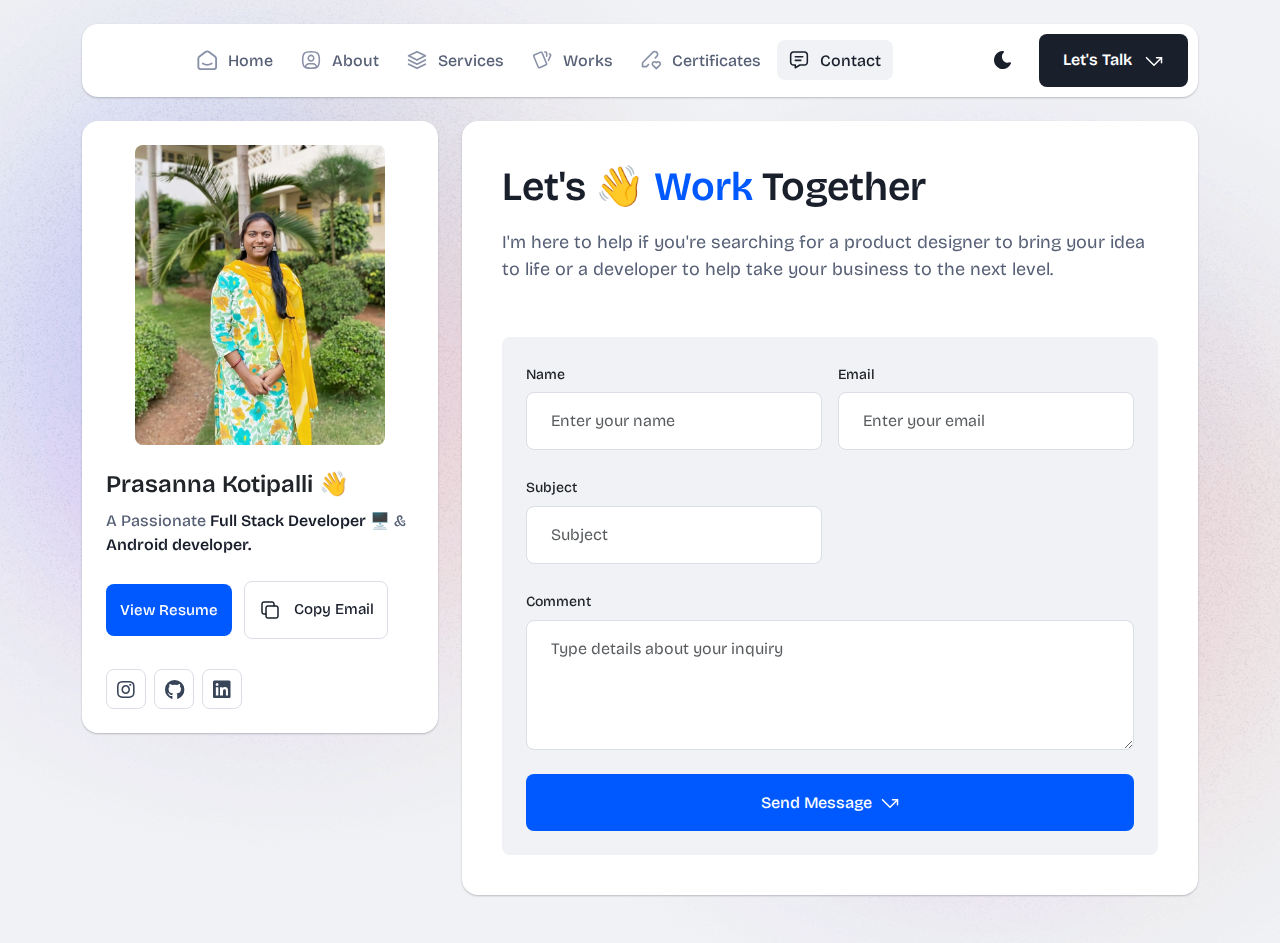
<file: main-file/contact.html>
<!DOCTYPE html>
<html lang="en">

<head>
  <meta charset="UTF-8">
  <meta http-equiv="X-UA-Compatible" content="IE=edge">
  <title>Prasanna - Personal Portfolio Website</title>
  <meta name="description" content="Bentofolio - Bootstrap Personal Portfolio Template">
  <meta name="viewport" content="width=device-width, initial-scale=1">

  <link rel="shortcut icon" type="image/x-icon" href="assets/img/favicon.svg">
  <!-- Place favicon.ico in the root directory -->

  <!-- CSS here -->
  <link rel="stylesheet" href="assets/css/bootstrap.min.css">
  <link rel="stylesheet" href="assets/fontawsome/css/all.min.css">
  <link rel="stylesheet" href="assets/fontawsome/css/fontawesome.min.css">
  <link rel="stylesheet" href="assets/css/slick.css">
  <link rel="stylesheet" href="assets/css/magnific-popup.css">
  <link rel="stylesheet" href="assets/css/style.css">
  <link rel="stylesheet" href="assets/css/responsive.css">
</head>

<body>
  <div id="page-content">
    <!-- header part start -->
    <header class="header-area">
      <nav class="navbar">
        <div class="container">
          <div class="menu-container">
<!--             <div class="logo">
              <a class="navbar-brand me-0" href="index.html">
                <svg width="24" height="24" viewBox="0 0 24 24" fill="none" xmlns="http://www.w3.org/2000/svg">
                  <path
                    d="M0 1.5C0 1.10218 0.158035 0.720644 0.43934 0.43934C0.720644 0.158035 1.10218 0 1.5 0L9 0C9.39782 0 9.77936 0.158035 10.0607 0.43934C10.342 0.720644 10.5 1.10218 10.5 1.5V22.5C10.5 22.8978 10.342 23.2794 10.0607 23.5607C9.77936 23.842 9.39782 24 9 24H1.5C1.10218 24 0.720644 23.842 0.43934 23.5607C0.158035 23.2794 0 22.8978 0 22.5V1.5ZM13.5 1.5C13.5 1.10218 13.658 0.720644 13.9393 0.43934C14.2206 0.158035 14.6022 0 15 0L22.5 0C22.8978 0 23.2794 0.158035 23.5607 0.43934C23.842 0.720644 24 1.10218 24 1.5V9C24 9.39782 23.842 9.77936 23.5607 10.0607C23.2794 10.342 22.8978 10.5 22.5 10.5H15C14.6022 10.5 14.2206 10.342 13.9393 10.0607C13.658 9.77936 13.5 9.39782 13.5 9V1.5ZM13.5 15C13.5 14.6022 13.658 14.2206 13.9393 13.9393C14.2206 13.658 14.6022 13.5 15 13.5H22.5C22.8978 13.5 23.2794 13.658 23.5607 13.9393C23.842 14.2206 24 14.6022 24 15V22.5C24 22.8978 23.842 23.2794 23.5607 23.5607C23.2794 23.842 22.8978 24 22.5 24H15C14.6022 24 14.2206 23.842 13.9393 23.5607C13.658 23.2794 13.5 22.8978 13.5 22.5V15Z"
                    class="logo-icon" />
                </svg>
                <span>P<span class="primary">K</span></span>
              </a>
            </div> -->
            <div class="navbar-main d-flex flex-grow-1">
<!--               <div class="logo inner-logo d-block d-xl-none">
                <a class="navbar-brand me-0" href="index.html">
                  <svg width="24" height="24" viewBox="0 0 24 24" fill="none" xmlns="http://www.w3.org/2000/svg">
                    <path
                      d="M0 1.5C0 1.10218 0.158035 0.720644 0.43934 0.43934C0.720644 0.158035 1.10218 0 1.5 0L9 0C9.39782 0 9.77936 0.158035 10.0607 0.43934C10.342 0.720644 10.5 1.10218 10.5 1.5V22.5C10.5 22.8978 10.342 23.2794 10.0607 23.5607C9.77936 23.842 9.39782 24 9 24H1.5C1.10218 24 0.720644 23.842 0.43934 23.5607C0.158035 23.2794 0 22.8978 0 22.5V1.5ZM13.5 1.5C13.5 1.10218 13.658 0.720644 13.9393 0.43934C14.2206 0.158035 14.6022 0 15 0L22.5 0C22.8978 0 23.2794 0.158035 23.5607 0.43934C23.842 0.720644 24 1.10218 24 1.5V9C24 9.39782 23.842 9.77936 23.5607 10.0607C23.2794 10.342 22.8978 10.5 22.5 10.5H15C14.6022 10.5 14.2206 10.342 13.9393 10.0607C13.658 9.77936 13.5 9.39782 13.5 9V1.5ZM13.5 15C13.5 14.6022 13.658 14.2206 13.9393 13.9393C14.2206 13.658 14.6022 13.5 15 13.5H22.5C22.8978 13.5 23.2794 13.658 23.5607 13.9393C23.842 14.2206 24 14.6022 24 15V22.5C24 22.8978 23.842 23.2794 23.5607 23.5607C23.2794 23.842 22.8978 24 22.5 24H15C14.6022 24 14.2206 23.842 13.9393 23.5607C13.658 23.2794 13.5 22.8978 13.5 22.5V15Z"
                      class="logo-icon" />
                  </svg>
                  <span>P<span class="primary">K</span></span>
                </a>
              </div> -->
              <ul class="navbar-info mx-auto">
                <li class="nav-item">
                  <a class="nav-link" aria-current="page" href="index.html">
                    <svg class="nav-icon" viewBox="0 0 15 15" fill="none" xmlns="http://www.w3.org/2000/svg">
                      <path
                        d="M13.475 4.92481L9.03083 1.46814C8.64082 1.16473 8.1608 1 7.66667 1C7.17254 1 6.69251 1.16473 6.3025 1.46814L1.8575 4.92481C1.59037 5.13254 1.37424 5.39858 1.22563 5.7026C1.07701 6.00662 0.99984 6.34058 1 6.67897V12.679C1 13.121 1.17559 13.5449 1.48816 13.8575C1.80072 14.17 2.22464 14.3456 2.66667 14.3456H12.6667C13.1087 14.3456 13.5326 14.17 13.8452 13.8575C14.1577 13.5449 14.3333 13.121 14.3333 12.679V6.67897C14.3333 5.99314 14.0167 5.34564 13.475 4.92481Z"
                        stroke-width="1.4" stroke-linecap="round" stroke-linejoin="round" />
                      <path d="M10.9753 10.1665C9.13359 11.2773 6.14859 11.2773 4.30859 10.1665" stroke-width="1.4"
                        stroke-linecap="round" stroke-linejoin="round" />
                    </svg>

                    <span>Home</span>
                  </a>
                </li>
                <li class="nav-item">
                  <a class="nav-link" href="about.html">
                    <svg class="nav-icon" viewBox="0 0 18 18" fill="none" xmlns="http://www.w3.org/2000/svg">
                      <path
                        d="M9 9.8335C9.66304 9.8335 10.2989 9.5701 10.7678 9.10126C11.2366 8.63242 11.5 7.99654 11.5 7.3335C11.5 6.67045 11.2366 6.03457 10.7678 5.56573C10.2989 5.09689 9.66304 4.8335 9 4.8335C8.33696 4.8335 7.70107 5.09689 7.23223 5.56573C6.76339 6.03457 6.5 6.67045 6.5 7.3335C6.5 7.99654 6.76339 8.63242 7.23223 9.10126C7.70107 9.5701 8.33696 9.8335 9 9.8335Z"
                        stroke-width="1.4" stroke-linecap="round" stroke-linejoin="round" />
                      <path
                        d="M9 1.5C15 1.5 16.5 3 16.5 9C16.5 15 15 16.5 9 16.5C3 16.5 1.5 15 1.5 9C1.5 3 3 1.5 9 1.5Z"
                        stroke-width="1.4" stroke-linecap="round" stroke-linejoin="round" />
                      <path
                        d="M4 15.7085V15.6668C4 14.7828 4.35119 13.9349 4.97631 13.3098C5.60143 12.6847 6.44928 12.3335 7.33333 12.3335H10.6667C11.5507 12.3335 12.3986 12.6847 13.0237 13.3098C13.6488 13.9349 14 14.7828 14 15.6668V15.7085"
                        stroke-width="1.4" stroke-linecap="round" stroke-linejoin="round" />
                    </svg>
                    About
                  </a>
                </li>
                <li class="nav-item">
                  <a class="nav-link" href="services.html">
                    <svg class="nav-icon" viewBox="0 0 16 16" fill="none" xmlns="http://www.w3.org/2000/svg">
                      <path d="M7.99967 1.3335L1.33301 4.66683L7.99967 8.00016L14.6663 4.66683L7.99967 1.3335Z"
                        stroke-width="1.4" stroke-linecap="round" stroke-linejoin="round" />
                      <path d="M1.33301 8L7.99967 11.3333L14.6663 8" stroke-width="1.4" stroke-linecap="round"
                        stroke-linejoin="round" />
                      <path d="M1.33301 11.3335L7.99967 14.6668L14.6663 11.3335" stroke-width="1.4"
                        stroke-linecap="round" stroke-linejoin="round" />
                    </svg>
                    Services
                  </a>
                </li>
                <li class="nav-item">
                  <a class="nav-link" href="portfolio.html">
                    <svg class="nav-icon" viewBox="0 0 18 17" fill="none" xmlns="http://www.w3.org/2000/svg">
                      <path
                        d="M2.00326 3.99733L7.95159 1.40649C8.04974 1.36442 8.15533 1.34243 8.26212 1.34181C8.3689 1.34119 8.47473 1.36196 8.57337 1.40289C8.67201 1.44382 8.76145 1.50408 8.83642 1.58013C8.9114 1.65617 8.97039 1.74646 9.00992 1.84566L13.1133 11.764C13.1985 11.9651 13.2014 12.1917 13.1213 12.3949C13.0412 12.5982 12.8845 12.7618 12.6849 12.8507L6.73742 15.4415C6.63922 15.4837 6.53356 15.5058 6.42668 15.5065C6.3198 15.5072 6.21387 15.4864 6.11514 15.4455C6.0164 15.4046 5.92688 15.3442 5.85184 15.2681C5.7768 15.192 5.71778 15.1016 5.67826 15.0023L1.57492 5.08316C1.48963 4.88204 1.48673 4.65546 1.56684 4.45222C1.64696 4.24898 1.80367 4.08616 2.00326 3.99733Z"
                        stroke-width="1.4" stroke-linecap="round" stroke-linejoin="round" />
                      <path
                        d="M11.5 1.3335H12.3333C12.5543 1.3335 12.7663 1.42129 12.9226 1.57757C13.0789 1.73385 13.1667 1.94582 13.1667 2.16683V5.0835"
                        stroke-width="1.4" stroke-linecap="round" stroke-linejoin="round" />
                      <path
                        d="M15.6663 3C15.8863 3.09333 16.0997 3.18083 16.3063 3.2625C16.5098 3.34882 16.6706 3.51241 16.7534 3.71729C16.8362 3.92217 16.8343 4.15155 16.748 4.355L14.833 8.83334"
                        stroke-width="1.4" stroke-linecap="round" stroke-linejoin="round" />
                    </svg>
                    Works
                  </a>
                </li>
                <li class="nav-item">
                  <a class="nav-link" href="blog.html">
                    <svg class="nav-icon" viewBox="0 0 17 16" fill="none" xmlns="http://www.w3.org/2000/svg">
                      <path
                        d="M12.1663 6.16676L13.4163 4.91676C13.6352 4.69789 13.8088 4.43805 13.9273 4.15208C14.0457 3.86612 14.1067 3.55962 14.1067 3.25009C14.1067 2.94056 14.0457 2.63406 13.9273 2.3481C13.8088 2.06213 13.6352 1.80229 13.4163 1.58342C13.1975 1.36455 12.9376 1.19094 12.6517 1.07248C12.3657 0.954033 12.0592 0.893066 11.7497 0.893066C11.4401 0.893066 11.1336 0.954033 10.8477 1.07248C10.5617 1.19094 10.3019 1.36455 10.083 1.58342L1.33301 10.3334V13.6668H4.66634L6.33301 12.0001"
                        stroke-width="1.4" stroke-linecap="round" stroke-linejoin="round" />
                      <path
                        d="M13.0004 15.3335L15.7921 12.5968C15.9633 12.4307 16.0995 12.232 16.1926 12.0124C16.2857 11.7927 16.3339 11.5567 16.3343 11.3181C16.3347 11.0796 16.2873 10.8434 16.1948 10.6235C16.1024 10.4035 15.9669 10.2044 15.7963 10.0377C15.448 9.69712 14.9806 9.50602 14.4935 9.50509C14.0065 9.50415 13.5383 9.69346 13.1888 10.0327L13.0021 10.216L12.8163 10.0327C12.4681 9.69237 12.0008 9.50143 11.5139 9.50049C11.0271 9.49956 10.5591 9.68871 10.2096 10.0277C10.0383 10.1937 9.9021 10.3924 9.80891 10.612C9.71572 10.8316 9.66746 11.0677 9.667 11.3062C9.66653 11.5447 9.71386 11.781 9.80619 12.0009C9.89853 12.2209 10.034 12.4201 10.2046 12.5868L13.0004 15.3335Z"
                        stroke-width="1.4" stroke-linecap="round" stroke-linejoin="round" />
                    </svg>
                    Certificates
                  </a>
                </li>
                <li class="nav-item">
                  <a class="nav-link active" href="contact.html">
                    <svg class="nav-icon" viewBox="0 0 18 17" fill="none" xmlns="http://www.w3.org/2000/svg">
                      <path d="M5.66699 5.5H12.3337" stroke-width="1.4" stroke-linecap="round"
                        stroke-linejoin="round" />
                      <path d="M5.66699 8.8335H10.667" stroke-width="1.4" stroke-linecap="round"
                        stroke-linejoin="round" />
                      <path
                        d="M14 1.3335C14.663 1.3335 15.2989 1.59689 15.7678 2.06573C16.2366 2.53457 16.5 3.17045 16.5 3.8335V10.5002C16.5 11.1632 16.2366 11.7991 15.7678 12.2679C15.2989 12.7368 14.663 13.0002 14 13.0002H9.83333L5.66667 15.5002V13.0002H4C3.33696 13.0002 2.70107 12.7368 2.23223 12.2679C1.76339 11.7991 1.5 11.1632 1.5 10.5002V3.8335C1.5 3.17045 1.76339 2.53457 2.23223 2.06573C2.70107 1.59689 3.33696 1.3335 4 1.3335H14Z"
                        stroke-width="1.4" stroke-linecap="round" stroke-linejoin="round" />
                    </svg>
                    Contact
                  </a>
                </li>
              </ul>
              <div class="header-right-info d-flex align-items-center">
                <button class="theme-control-btn">
                  <span class="dark">
                    <svg width="24" height="24" viewBox="0 0 24 24" fill="none" xmlns="http://www.w3.org/2000/svg">
                      <path
                        d="M11.8005 3C10.207 3.0003 8.64356 3.44286 7.27683 4.28049C5.91011 5.11811 4.79139 6.31937 4.04002 7.75612C3.28865 9.19288 2.93281 10.8112 3.01046 12.4386C3.08811 14.0659 3.59633 15.6411 4.48091 16.9963C5.3655 18.3514 6.59326 19.4356 8.03324 20.1333C9.47322 20.8309 11.0714 21.1157 12.6573 20.9574C14.2432 20.7991 15.7573 20.2036 17.0381 19.2344C18.319 18.2652 19.3185 16.9587 19.9301 15.4542C20.2302 14.7162 19.5111 13.9746 18.7875 14.2752C17.5475 14.7888 16.1706 14.8418 14.8963 14.425C13.622 14.0082 12.5308 13.1479 11.8126 11.9937C11.0943 10.8396 10.7943 9.4645 10.9648 8.10764C11.1353 6.75077 11.7655 5.49792 12.7458 4.5669L12.8136 4.4949C13.2986 3.9279 12.913 3.0072 12.1464 3.0072H11.9122L11.8524 3.0018L11.7996 3H11.8005Z"
                        fill="#1A1F2C" />
                    </svg>
                    <small class="theme-text d-block d-xl-none">Change appearance</small>
                  </span>
                  <span class="light">
                    <svg width="24" height="24" viewBox="0 0 24 24" fill="none" xmlns="http://www.w3.org/2000/svg">
                      <path
                        d="M12 19C12.2449 19 12.4813 19.09 12.6644 19.2527C12.8474 19.4155 12.9643 19.6397 12.993 19.883L13 20V21C12.9997 21.2549 12.9021 21.5 12.7272 21.6854C12.5522 21.8707 12.313 21.9822 12.0586 21.9972C11.8042 22.0121 11.5536 21.9293 11.3582 21.7657C11.1627 21.6021 11.0371 21.3701 11.007 21.117L11 21V20C11 19.7348 11.1054 19.4804 11.2929 19.2929C11.4804 19.1054 11.7348 19 12 19Z"
                        fill="#FD7E41" />
                      <path
                        d="M18.3127 16.9099L18.4067 16.9929L19.1067 17.6929C19.2861 17.8729 19.3902 18.1144 19.398 18.3683C19.4057 18.6223 19.3165 18.8697 19.1485 19.0602C18.9804 19.2508 18.7462 19.3702 18.4933 19.3943C18.2403 19.4184 17.9877 19.3454 17.7867 19.1899L17.6927 19.1069L16.9927 18.4069C16.8202 18.2347 16.7165 18.0053 16.7012 17.7619C16.6859 17.5186 16.76 17.278 16.9097 17.0855C17.0593 16.893 17.2741 16.7618 17.5137 16.7166C17.7533 16.6713 18.0012 16.7152 18.2107 16.8399L18.3127 16.9099Z"
                        fill="#FD7E41" />
                      <path
                        d="M7.00747 16.993C7.17965 17.1652 7.28308 17.3943 7.29836 17.6373C7.31364 17.8803 7.23972 18.1206 7.09047 18.313L7.00747 18.407L6.30747 19.107C6.12751 19.2863 5.88604 19.3905 5.63209 19.3982C5.37814 19.406 5.13076 19.3168 4.94019 19.1487C4.74963 18.9807 4.63017 18.7464 4.60607 18.4935C4.58198 18.2406 4.65506 17.988 4.81047 17.787L4.89347 17.693L5.59347 16.993C5.781 16.8055 6.03531 16.7002 6.30047 16.7002C6.56563 16.7002 6.81994 16.8055 7.00747 16.993Z"
                        fill="#FD7E41" />
                      <path
                        d="M3.99987 11C4.25475 11.0003 4.4999 11.0979 4.68524 11.2728C4.87057 11.4478 4.9821 11.687 4.99704 11.9414C5.01198 12.1958 4.92919 12.4464 4.7656 12.6418C4.60201 12.8373 4.36996 12.9629 4.11687 12.993L3.99987 13H2.99987C2.74499 12.9997 2.49984 12.9021 2.3145 12.7272C2.12916 12.5522 2.01763 12.313 2.0027 12.0586C1.98776 11.8042 2.07054 11.5536 2.23413 11.3582C2.39772 11.1627 2.62977 11.0371 2.88287 11.007L2.99987 11H3.99987Z"
                        fill="#FD7E41" />
                      <path
                        d="M20.9999 11C21.2547 11.0003 21.4999 11.0979 21.6852 11.2728C21.8706 11.4478 21.9821 11.687 21.997 11.9414C22.012 12.1958 21.9292 12.4464 21.7656 12.6418C21.602 12.8373 21.37 12.9629 21.1169 12.993L20.9999 13H19.9999C19.745 12.9997 19.4998 12.9021 19.3145 12.7272C19.1292 12.5522 19.0176 12.313 19.0027 12.0586C18.9878 11.8042 19.0705 11.5536 19.2341 11.3582C19.3977 11.1627 19.6298 11.0371 19.8829 11.007L19.9999 11H20.9999Z"
                        fill="#FD7E41" />
                      <path
                        d="M6.21264 4.80985L6.30664 4.89285L7.00664 5.59285C7.18599 5.77281 7.29011 6.01429 7.29787 6.26824C7.30562 6.52219 7.21642 6.76957 7.04839 6.96013C6.88036 7.1507 6.64609 7.27016 6.39316 7.29425C6.14024 7.31834 5.88763 7.24526 5.68664 7.08985L5.59264 7.00685L4.89264 6.30685C4.72073 6.13453 4.61757 5.90543 4.6025 5.66248C4.58744 5.41954 4.6615 5.17945 4.8108 4.98721C4.9601 4.79497 5.1744 4.66378 5.41351 4.61824C5.65262 4.57271 5.90013 4.61594 6.10964 4.73985L6.21264 4.80985Z"
                        fill="#FD7E41" />
                      <path
                        d="M19.1071 4.89288C19.2793 5.06508 19.3827 5.29418 19.398 5.5372C19.4132 5.78023 19.3393 6.02048 19.1901 6.21288L19.1071 6.30688L18.4071 7.00688C18.2271 7.18623 17.9856 7.29036 17.7317 7.29811C17.4777 7.30587 17.2304 7.21667 17.0398 7.04864C16.8492 6.8806 16.7298 6.64633 16.7057 6.39341C16.6816 6.14049 16.7547 5.88788 16.9101 5.68688L16.9931 5.59288L17.6931 4.89288C17.8806 4.70541 18.1349 4.6001 18.4001 4.6001C18.6652 4.6001 18.9196 4.70541 19.1071 4.89288Z"
                        fill="#FD7E41" />
                      <path
                        d="M12 2C12.2449 2.00003 12.4813 2.08996 12.6644 2.25272C12.8474 2.41547 12.9643 2.63975 12.993 2.883L13 3V4C12.9997 4.25488 12.9021 4.50003 12.7272 4.68537C12.5522 4.8707 12.313 4.98223 12.0586 4.99717C11.8042 5.01211 11.5536 4.92933 11.3582 4.76573C11.1627 4.60214 11.0371 4.3701 11.007 4.117L11 4V3C11 2.73478 11.1054 2.48043 11.2929 2.29289C11.4804 2.10536 11.7348 2 12 2Z"
                        fill="#FD7E41" />
                      <path
                        d="M12 7C12.9797 6.99994 13.9378 7.28769 14.7553 7.8275C15.5729 8.36731 16.2138 9.1354 16.5986 10.0364C16.9833 10.9373 17.0949 11.9315 16.9195 12.8953C16.7441 13.8592 16.2893 14.7502 15.6118 15.4579C14.9343 16.1655 14.0638 16.6585 13.1085 16.8756C12.1532 17.0928 11.1552 17.0245 10.2383 16.6793C9.3215 16.334 8.52629 15.7271 7.95146 14.9338C7.37663 14.1405 7.04752 13.1958 7.005 12.217L7 12L7.005 11.783C7.06092 10.4958 7.61161 9.27978 8.54222 8.38866C9.47284 7.49754 10.7115 7.00007 12 7Z"
                        fill="#FD7E41" />
                    </svg>
                    <small class="theme-text d-block d-xl-none">Change appearance</small>
                  </span>
                </button>
                <a href="contact.html" class="lets-talk-btn">
                  Let's Talk
                  <svg class="icon" width="20" height="20" viewBox="0 0 20 20" fill="none"
                    xmlns="http://www.w3.org/2000/svg">
                    <path d="M17.5 11.6665V6.6665H12.5" stroke="white" stroke-width="1.5" stroke-linecap="round"
                      stroke-linejoin="round" />
                    <path d="M17.5 6.6665L10 14.1665L2.5 6.6665" stroke="white" stroke-width="1.5"
                      stroke-linecap="round" stroke-linejoin="round" />
                  </svg>
                </a>
              </div>
            </div>
            <div class="mobile-menu-overlay d-block d-lg-none"></div>
            <div class="mobile-menu-control-bar d-block d-xl-none">
              <button class="mobile-menu-control-bar">
                <i class="fas fa-bars"></i>
              </button>
            </div>
          </div>
        </div>
      </nav>
    </header>
    <!-- header part end -->

    <!-- main area part start -->
    <main>

      <section class="content-box-area mt-4">
        <div class="container">
          <div class="row g-4">
            <div class="col-xl-4">
              <div class="card profile-card">
                <div class="card-body">
                  <div class="image text-center">
                    <img src="assets/picture.jpg" alt="profile">
                  </div>
                  <div class="text">
                    <h3 class="card-title">Prasanna Kotipalli 👋</h3>
                    <p>A Passionate <span>Full Stack Developer</span> 🖥️ & <span>Android developer.</span></p>
                    <div class="common-button-groups">
                      <a class="btn btn-call" href="./assets/Kotipalli_Prasanna_Resume.pdf" target="_blank">View Resume</a>
                      <button class="btn btn-copy" data-clipboard-text="example@example.com">
                        <svg class="icon" width="24" height="24" viewBox="0 0 24 24" fill="none"
                          xmlns="http://www.w3.org/2000/svg">
                          <path
                            d="M8 10C8 9.46957 8.21071 8.96086 8.58579 8.58579C8.96086 8.21071 9.46957 8 10 8H18C18.5304 8 19.0391 8.21071 19.4142 8.58579C19.7893 8.96086 20 9.46957 20 10V18C20 18.5304 19.7893 19.0391 19.4142 19.4142C19.0391 19.7893 18.5304 20 18 20H10C9.46957 20 8.96086 19.7893 8.58579 19.4142C8.21071 19.0391 8 18.5304 8 18V10Z"
                            stroke-width="1.5" stroke-linecap="round" stroke-linejoin="round" />
                          <path
                            d="M16 8V6C16 5.46957 15.7893 4.96086 15.4142 4.58579C15.0391 4.21071 14.5304 4 14 4H6C5.46957 4 4.96086 4.21071 4.58579 4.58579C4.21071 4.96086 4 5.46957 4 6V14C4 14.5304 4.21071 15.0391 4.58579 15.4142C4.96086 15.7893 5.46957 16 6 16H8"
                            stroke-width="1.5" stroke-linecap="round" stroke-linejoin="round" />
                        </svg>
                        Copy Email
                      </button>
                    </div>
                    <div class="social-media-icon">
                      <ul class="list-unstyled">
                        <li><a href="https://www.instagram.com/prasanna_.12/" target="_blank"><i class="fab fa-instagram"></i></a></li>
                        <li><a href="https://github.com/Prasanna12102" target="_blank"><i class="fab fa-github"></i></a></li>
                        <li><a href="www.linkedin.com/in/prasanna-kotipalli-b2a75825b" target="_blank"><i class="fab fa-linkedin"></i></a></li>
                      </ul>
                    </div>
                  </div>
                </div>
              </div>
            </div>
            <div class="col-xl-8">
              <div class="card content-box-card">
                <div class="card-body portfolio-card contact-card">
                  <div class="top-info">
                    <div class="text">
                      <h1 class="main-title">Let's 👋 <span>Work</span> Together</h1>
                      <p>I'm here to help if you're searching for a product designer to bring your idea to life or a
                        developer to help take your business to the next level.</p>
                    </div>
                  </div>
                  <div class="contact-area">
                    <div class="leave-comments-area">
                      <div class="comments-box">
                        <form id="contact-form" action="assets/mail.php" method="POST">
                          <div class="row gx-3">
                            <div class="col-md-6">
                              <div class="mb-4">
                                <label class="form-label">Name</label>
                                <input name="name" required type="text" class="form-control shadow-none" placeholder="Enter your name">
                              </div>
                            </div>
                            <div class="col-md-6">
                              <div class="mb-4">
                                <label class="form-label">Email</label>
                                <input name="email" required type="email" class="form-control shadow-none" placeholder="Enter your email">
                              </div>
                            </div>
                            <div class="col-md-6">
                              <div class="mb-4">
                                <label class="form-label">Subject</label>
                                <input name="subject" required type="text" class="form-control shadow-none" placeholder="Subject">
                              </div>
                            </div>
                            <div class="col-md-12">
                              <div class="mb-4">
                                <label class="form-label">Comment</label>
                                <textarea name="message" class="form-control shadow-none" rows="4"
                                  placeholder="Type details about your inquiry"></textarea>
                              </div>
                            </div>
                            <div class="col-md-12">
                              <button class="submit-btn" type="submit">
                                Send Message
                                <svg class="icon" width="20" height="20" viewBox="0 0 20 20" fill="none"
                                  xmlns="http://www.w3.org/2000/svg">
                                  <path d="M17.5 11.6665V6.6665H12.5" stroke="white" stroke-width="1.5"
                                    stroke-linecap="round" stroke-linejoin="round"></path>
                                  <path d="M17.5 6.6665L10 14.1665L2.5 6.6665" stroke="white" stroke-width="1.5"
                                    stroke-linecap="round" stroke-linejoin="round"></path>
                                </svg>
                              </button>
                            </div>
                          </div>
                        </form>
                        <p class="ajax-response mb-0"></p>
                      </div>
                    </div>
                  </div>
                </div>
              </div>
            </div>
          </div>
        </div>
      </section>

      <!-- background shape area start -->
      <div class="background-shapes">
        <div class="shape-1 common-shape">
          <img src="assets/img/bg/banner-shape-1.png" alt="banner-shape-1">
        </div>
        <div class="shape-2 common-shape">
          <img src="assets/img/bg/banner-shape-1.png" alt="banner-shape-1">
        </div>
        <div class="threed-shape-1 move-with-cursor" data-value="1">
          <img src="assets/img/bg/object-3d-1.png" alt="object-3d-1">
        </div>
        <div class="threed-shape-2 move-with-cursor" data-value="1">
          <img src="assets/img/bg/object-3d-2.png" alt="object-3d-2">
        </div>
      </div>
      <!-- background shape area end -->
    </main>
    <!-- main area part end -->

    <!-- footer part start -->
    <footer class="footer-area">
      <div class="container">
        <div class="text text-center">
          <!-- <p>Prasanna Kotipalli</p> -->
        </div>
      </div>
    </footer>
    <!-- footer part end -->
  </div>

  <!-- JS here -->
  <script src="assets/js/vendor/jquery-3.6.0.min.js"></script>
  <script src="assets/js/bootstrap.bundle.min.js"></script>
  <script src="assets/js/jquery.magnific-popup.min.js"></script>
  <script src="assets/js/ajax-form.js"></script>
  <script src="assets/js/clipboard.min.js"></script>
  <script src="assets/js/slick.min.js"></script>
  <script src="assets/js/script.js"></script>
</body>


</html>
</file>
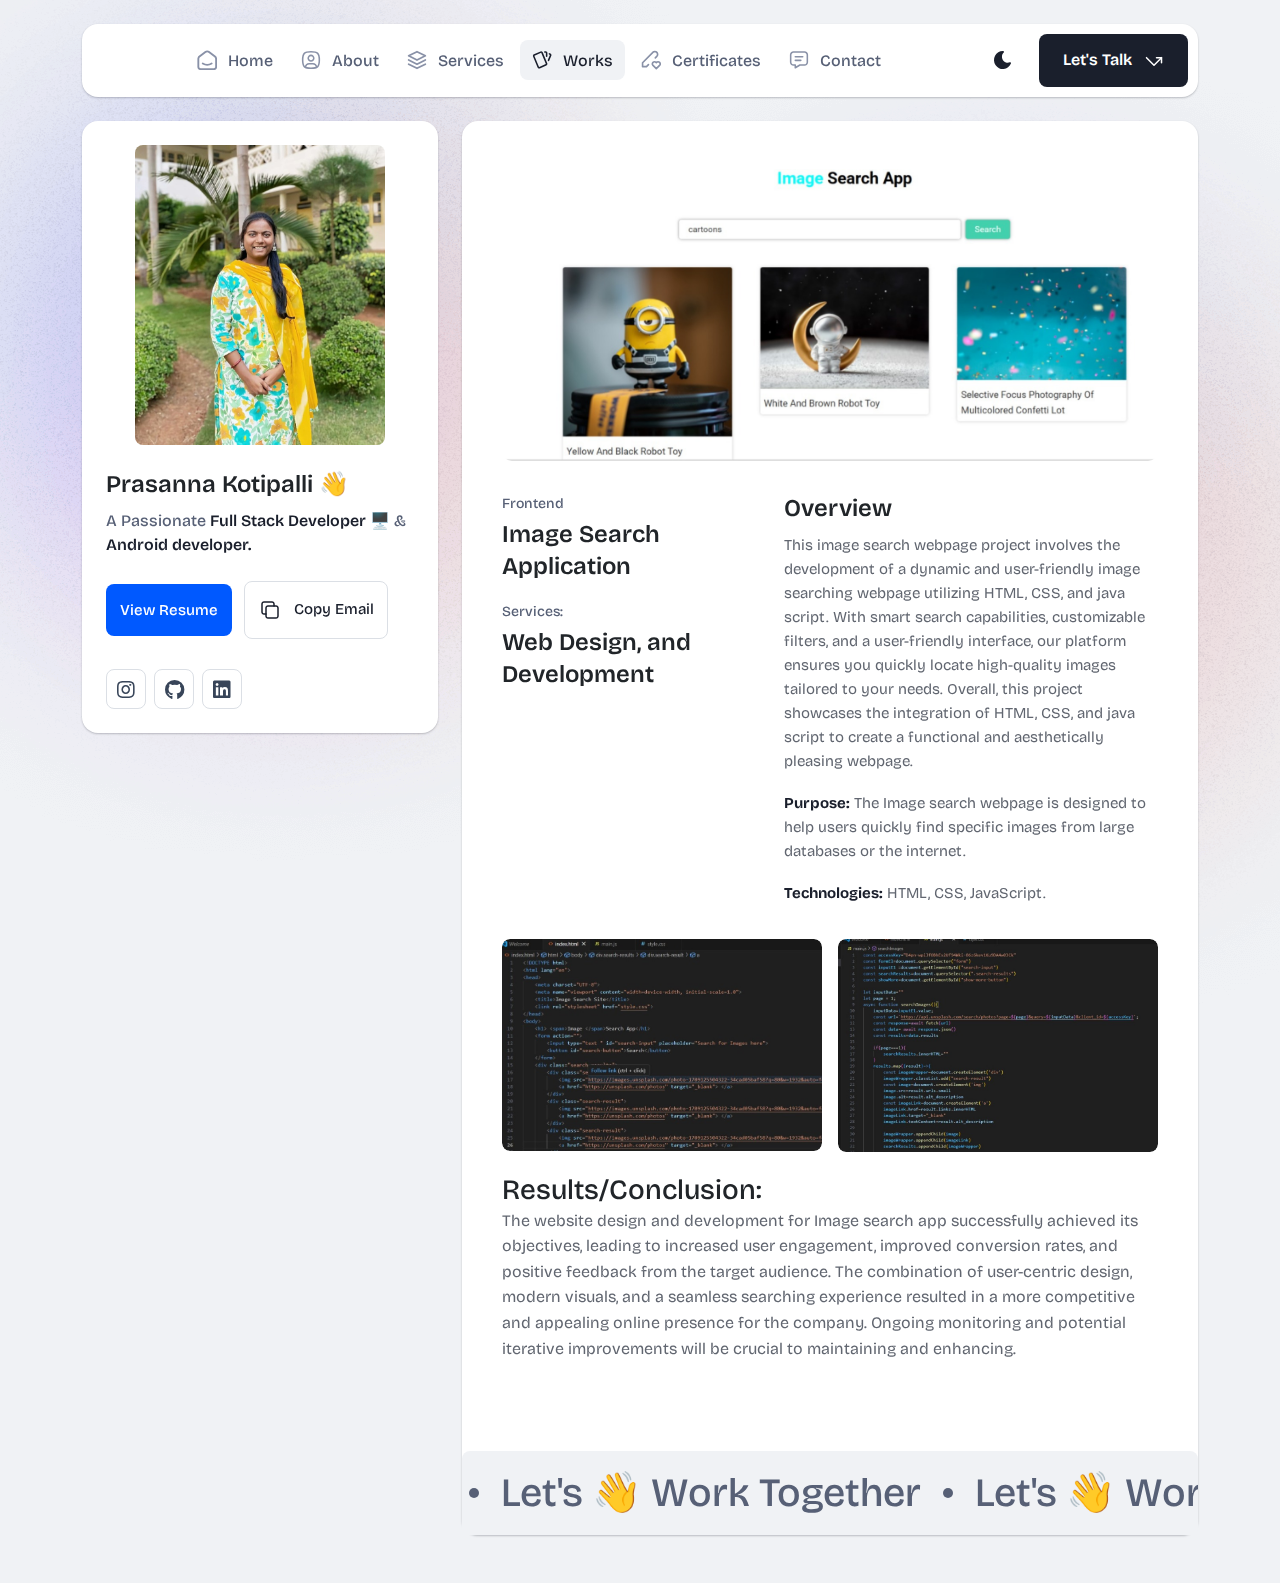
<file: main-file/portfolio-details.html>
<!DOCTYPE html>
<html lang="en">

<head>
  <meta charset="UTF-8">
  <meta http-equiv="X-UA-Compatible" content="IE=edge">
  <title>Prasanna - Personal Portfolio Website</title>
  <meta name="description" content="Prasanna - Personal Portfolio Website">
  <meta name="viewport" content="width=device-width, initial-scale=1">

  <link rel="shortcut icon" type="image/x-icon" href="assets/img/favicon.svg">
  <!-- Place favicon.ico in the root directory -->

  <!-- CSS here -->
  <link rel="stylesheet" href="assets/css/bootstrap.min.css">
  <link rel="stylesheet" href="assets/fontawsome/css/all.min.css">
  <link rel="stylesheet" href="assets/fontawsome/css/fontawesome.min.css">
  <link rel="stylesheet" href="assets/css/slick.css">
  <link rel="stylesheet" href="assets/css/magnific-popup.css">
  <link rel="stylesheet" href="assets/css/style.css">
  <link rel="stylesheet" href="assets/css/responsive.css">
</head>

<body>
  <div id="page-content">
    <!-- header part start -->
    <header class="header-area">
      <nav class="navbar">
        <div class="container">
          <div class="menu-container">
<!--             <div class="logo">
              <a class="navbar-brand me-0" href="index.html">
                <svg width="24" height="24" viewBox="0 0 24 24" fill="none" xmlns="http://www.w3.org/2000/svg">
                  <path
                    d="M0 1.5C0 1.10218 0.158035 0.720644 0.43934 0.43934C0.720644 0.158035 1.10218 0 1.5 0L9 0C9.39782 0 9.77936 0.158035 10.0607 0.43934C10.342 0.720644 10.5 1.10218 10.5 1.5V22.5C10.5 22.8978 10.342 23.2794 10.0607 23.5607C9.77936 23.842 9.39782 24 9 24H1.5C1.10218 24 0.720644 23.842 0.43934 23.5607C0.158035 23.2794 0 22.8978 0 22.5V1.5ZM13.5 1.5C13.5 1.10218 13.658 0.720644 13.9393 0.43934C14.2206 0.158035 14.6022 0 15 0L22.5 0C22.8978 0 23.2794 0.158035 23.5607 0.43934C23.842 0.720644 24 1.10218 24 1.5V9C24 9.39782 23.842 9.77936 23.5607 10.0607C23.2794 10.342 22.8978 10.5 22.5 10.5H15C14.6022 10.5 14.2206 10.342 13.9393 10.0607C13.658 9.77936 13.5 9.39782 13.5 9V1.5ZM13.5 15C13.5 14.6022 13.658 14.2206 13.9393 13.9393C14.2206 13.658 14.6022 13.5 15 13.5H22.5C22.8978 13.5 23.2794 13.658 23.5607 13.9393C23.842 14.2206 24 14.6022 24 15V22.5C24 22.8978 23.842 23.2794 23.5607 23.5607C23.2794 23.842 22.8978 24 22.5 24H15C14.6022 24 14.2206 23.842 13.9393 23.5607C13.658 23.2794 13.5 22.8978 13.5 22.5V15Z"
                    class="logo-icon" />
                </svg>
                <span>P<span class="primary">K</span></span>
              </a>
            </div> -->
            <div class="navbar-main d-flex flex-grow-1">
<!--               <div class="logo inner-logo d-block d-xl-none">
                <a class="navbar-brand me-0" href="index.html">
                  <svg width="24" height="24" viewBox="0 0 24 24" fill="none" xmlns="http://www.w3.org/2000/svg">
                    <path
                      d="M0 1.5C0 1.10218 0.158035 0.720644 0.43934 0.43934C0.720644 0.158035 1.10218 0 1.5 0L9 0C9.39782 0 9.77936 0.158035 10.0607 0.43934C10.342 0.720644 10.5 1.10218 10.5 1.5V22.5C10.5 22.8978 10.342 23.2794 10.0607 23.5607C9.77936 23.842 9.39782 24 9 24H1.5C1.10218 24 0.720644 23.842 0.43934 23.5607C0.158035 23.2794 0 22.8978 0 22.5V1.5ZM13.5 1.5C13.5 1.10218 13.658 0.720644 13.9393 0.43934C14.2206 0.158035 14.6022 0 15 0L22.5 0C22.8978 0 23.2794 0.158035 23.5607 0.43934C23.842 0.720644 24 1.10218 24 1.5V9C24 9.39782 23.842 9.77936 23.5607 10.0607C23.2794 10.342 22.8978 10.5 22.5 10.5H15C14.6022 10.5 14.2206 10.342 13.9393 10.0607C13.658 9.77936 13.5 9.39782 13.5 9V1.5ZM13.5 15C13.5 14.6022 13.658 14.2206 13.9393 13.9393C14.2206 13.658 14.6022 13.5 15 13.5H22.5C22.8978 13.5 23.2794 13.658 23.5607 13.9393C23.842 14.2206 24 14.6022 24 15V22.5C24 22.8978 23.842 23.2794 23.5607 23.5607C23.2794 23.842 22.8978 24 22.5 24H15C14.6022 24 14.2206 23.842 13.9393 23.5607C13.658 23.2794 13.5 22.8978 13.5 22.5V15Z"
                      class="logo-icon" />
                  </svg>
                  <span>P<span class="primary">K</span></span>
                </a>
              </div> -->
              <ul class="navbar-info mx-auto">
                <li class="nav-item">
                  <a class="nav-link" aria-current="page" href="index.html">
                    <svg class="nav-icon" viewBox="0 0 15 15" fill="none" xmlns="http://www.w3.org/2000/svg">
                      <path
                        d="M13.475 4.92481L9.03083 1.46814C8.64082 1.16473 8.1608 1 7.66667 1C7.17254 1 6.69251 1.16473 6.3025 1.46814L1.8575 4.92481C1.59037 5.13254 1.37424 5.39858 1.22563 5.7026C1.07701 6.00662 0.99984 6.34058 1 6.67897V12.679C1 13.121 1.17559 13.5449 1.48816 13.8575C1.80072 14.17 2.22464 14.3456 2.66667 14.3456H12.6667C13.1087 14.3456 13.5326 14.17 13.8452 13.8575C14.1577 13.5449 14.3333 13.121 14.3333 12.679V6.67897C14.3333 5.99314 14.0167 5.34564 13.475 4.92481Z"
                        stroke-width="1.4" stroke-linecap="round" stroke-linejoin="round" />
                      <path d="M10.9753 10.1665C9.13359 11.2773 6.14859 11.2773 4.30859 10.1665" stroke-width="1.4"
                        stroke-linecap="round" stroke-linejoin="round" />
                    </svg>

                    <span>Home</span>
                  </a>
                </li>
                <li class="nav-item">
                  <a class="nav-link" href="about.html">
                    <svg class="nav-icon" viewBox="0 0 18 18" fill="none" xmlns="http://www.w3.org/2000/svg">
                      <path
                        d="M9 9.8335C9.66304 9.8335 10.2989 9.5701 10.7678 9.10126C11.2366 8.63242 11.5 7.99654 11.5 7.3335C11.5 6.67045 11.2366 6.03457 10.7678 5.56573C10.2989 5.09689 9.66304 4.8335 9 4.8335C8.33696 4.8335 7.70107 5.09689 7.23223 5.56573C6.76339 6.03457 6.5 6.67045 6.5 7.3335C6.5 7.99654 6.76339 8.63242 7.23223 9.10126C7.70107 9.5701 8.33696 9.8335 9 9.8335Z"
                        stroke-width="1.4" stroke-linecap="round" stroke-linejoin="round" />
                      <path
                        d="M9 1.5C15 1.5 16.5 3 16.5 9C16.5 15 15 16.5 9 16.5C3 16.5 1.5 15 1.5 9C1.5 3 3 1.5 9 1.5Z"
                        stroke-width="1.4" stroke-linecap="round" stroke-linejoin="round" />
                      <path
                        d="M4 15.7085V15.6668C4 14.7828 4.35119 13.9349 4.97631 13.3098C5.60143 12.6847 6.44928 12.3335 7.33333 12.3335H10.6667C11.5507 12.3335 12.3986 12.6847 13.0237 13.3098C13.6488 13.9349 14 14.7828 14 15.6668V15.7085"
                        stroke-width="1.4" stroke-linecap="round" stroke-linejoin="round" />
                    </svg>
                    About
                  </a>
                </li>
                <li class="nav-item">
                  <a class="nav-link" href="services.html">
                    <svg class="nav-icon" viewBox="0 0 16 16" fill="none" xmlns="http://www.w3.org/2000/svg">
                      <path d="M7.99967 1.3335L1.33301 4.66683L7.99967 8.00016L14.6663 4.66683L7.99967 1.3335Z"
                        stroke-width="1.4" stroke-linecap="round" stroke-linejoin="round" />
                      <path d="M1.33301 8L7.99967 11.3333L14.6663 8" stroke-width="1.4" stroke-linecap="round"
                        stroke-linejoin="round" />
                      <path d="M1.33301 11.3335L7.99967 14.6668L14.6663 11.3335" stroke-width="1.4"
                        stroke-linecap="round" stroke-linejoin="round" />
                    </svg>
                    Services
                  </a>
                </li>
                <li class="nav-item">
                  <a class="nav-link active" href="portfolio.html">
                    <svg class="nav-icon" viewBox="0 0 18 17" fill="none" xmlns="http://www.w3.org/2000/svg">
                      <path
                        d="M2.00326 3.99733L7.95159 1.40649C8.04974 1.36442 8.15533 1.34243 8.26212 1.34181C8.3689 1.34119 8.47473 1.36196 8.57337 1.40289C8.67201 1.44382 8.76145 1.50408 8.83642 1.58013C8.9114 1.65617 8.97039 1.74646 9.00992 1.84566L13.1133 11.764C13.1985 11.9651 13.2014 12.1917 13.1213 12.3949C13.0412 12.5982 12.8845 12.7618 12.6849 12.8507L6.73742 15.4415C6.63922 15.4837 6.53356 15.5058 6.42668 15.5065C6.3198 15.5072 6.21387 15.4864 6.11514 15.4455C6.0164 15.4046 5.92688 15.3442 5.85184 15.2681C5.7768 15.192 5.71778 15.1016 5.67826 15.0023L1.57492 5.08316C1.48963 4.88204 1.48673 4.65546 1.56684 4.45222C1.64696 4.24898 1.80367 4.08616 2.00326 3.99733Z"
                        stroke-width="1.4" stroke-linecap="round" stroke-linejoin="round" />
                      <path
                        d="M11.5 1.3335H12.3333C12.5543 1.3335 12.7663 1.42129 12.9226 1.57757C13.0789 1.73385 13.1667 1.94582 13.1667 2.16683V5.0835"
                        stroke-width="1.4" stroke-linecap="round" stroke-linejoin="round" />
                      <path
                        d="M15.6663 3C15.8863 3.09333 16.0997 3.18083 16.3063 3.2625C16.5098 3.34882 16.6706 3.51241 16.7534 3.71729C16.8362 3.92217 16.8343 4.15155 16.748 4.355L14.833 8.83334"
                        stroke-width="1.4" stroke-linecap="round" stroke-linejoin="round" />
                    </svg>
                    Works
                  </a>
                </li>
                <li class="nav-item">
                  <a class="nav-link" href="blog.html">
                    <svg class="nav-icon" viewBox="0 0 17 16" fill="none" xmlns="http://www.w3.org/2000/svg">
                      <path
                        d="M12.1663 6.16676L13.4163 4.91676C13.6352 4.69789 13.8088 4.43805 13.9273 4.15208C14.0457 3.86612 14.1067 3.55962 14.1067 3.25009C14.1067 2.94056 14.0457 2.63406 13.9273 2.3481C13.8088 2.06213 13.6352 1.80229 13.4163 1.58342C13.1975 1.36455 12.9376 1.19094 12.6517 1.07248C12.3657 0.954033 12.0592 0.893066 11.7497 0.893066C11.4401 0.893066 11.1336 0.954033 10.8477 1.07248C10.5617 1.19094 10.3019 1.36455 10.083 1.58342L1.33301 10.3334V13.6668H4.66634L6.33301 12.0001"
                        stroke-width="1.4" stroke-linecap="round" stroke-linejoin="round" />
                      <path
                        d="M13.0004 15.3335L15.7921 12.5968C15.9633 12.4307 16.0995 12.232 16.1926 12.0124C16.2857 11.7927 16.3339 11.5567 16.3343 11.3181C16.3347 11.0796 16.2873 10.8434 16.1948 10.6235C16.1024 10.4035 15.9669 10.2044 15.7963 10.0377C15.448 9.69712 14.9806 9.50602 14.4935 9.50509C14.0065 9.50415 13.5383 9.69346 13.1888 10.0327L13.0021 10.216L12.8163 10.0327C12.4681 9.69237 12.0008 9.50143 11.5139 9.50049C11.0271 9.49956 10.5591 9.68871 10.2096 10.0277C10.0383 10.1937 9.9021 10.3924 9.80891 10.612C9.71572 10.8316 9.66746 11.0677 9.667 11.3062C9.66653 11.5447 9.71386 11.781 9.80619 12.0009C9.89853 12.2209 10.034 12.4201 10.2046 12.5868L13.0004 15.3335Z"
                        stroke-width="1.4" stroke-linecap="round" stroke-linejoin="round" />
                    </svg>
                    Certificates
                  </a>
                </li>
                <li class="nav-item">
                  <a class="nav-link" href="contact.html">
                    <svg class="nav-icon" viewBox="0 0 18 17" fill="none" xmlns="http://www.w3.org/2000/svg">
                      <path d="M5.66699 5.5H12.3337" stroke-width="1.4" stroke-linecap="round"
                        stroke-linejoin="round" />
                      <path d="M5.66699 8.8335H10.667" stroke-width="1.4" stroke-linecap="round"
                        stroke-linejoin="round" />
                      <path
                        d="M14 1.3335C14.663 1.3335 15.2989 1.59689 15.7678 2.06573C16.2366 2.53457 16.5 3.17045 16.5 3.8335V10.5002C16.5 11.1632 16.2366 11.7991 15.7678 12.2679C15.2989 12.7368 14.663 13.0002 14 13.0002H9.83333L5.66667 15.5002V13.0002H4C3.33696 13.0002 2.70107 12.7368 2.23223 12.2679C1.76339 11.7991 1.5 11.1632 1.5 10.5002V3.8335C1.5 3.17045 1.76339 2.53457 2.23223 2.06573C2.70107 1.59689 3.33696 1.3335 4 1.3335H14Z"
                        stroke-width="1.4" stroke-linecap="round" stroke-linejoin="round" />
                    </svg>
                    Contact
                  </a>
                </li>
              </ul>
              <div class="header-right-info d-flex align-items-center">
                <button class="theme-control-btn">
                  <span class="dark">
                    <svg width="24" height="24" viewBox="0 0 24 24" fill="none" xmlns="http://www.w3.org/2000/svg">
                      <path
                        d="M11.8005 3C10.207 3.0003 8.64356 3.44286 7.27683 4.28049C5.91011 5.11811 4.79139 6.31937 4.04002 7.75612C3.28865 9.19288 2.93281 10.8112 3.01046 12.4386C3.08811 14.0659 3.59633 15.6411 4.48091 16.9963C5.3655 18.3514 6.59326 19.4356 8.03324 20.1333C9.47322 20.8309 11.0714 21.1157 12.6573 20.9574C14.2432 20.7991 15.7573 20.2036 17.0381 19.2344C18.319 18.2652 19.3185 16.9587 19.9301 15.4542C20.2302 14.7162 19.5111 13.9746 18.7875 14.2752C17.5475 14.7888 16.1706 14.8418 14.8963 14.425C13.622 14.0082 12.5308 13.1479 11.8126 11.9937C11.0943 10.8396 10.7943 9.4645 10.9648 8.10764C11.1353 6.75077 11.7655 5.49792 12.7458 4.5669L12.8136 4.4949C13.2986 3.9279 12.913 3.0072 12.1464 3.0072H11.9122L11.8524 3.0018L11.7996 3H11.8005Z"
                        fill="#1A1F2C" />
                    </svg>
                    <small class="theme-text d-block d-xl-none">Change appearance</small>
                  </span>
                  <span class="light">
                    <svg width="24" height="24" viewBox="0 0 24 24" fill="none" xmlns="http://www.w3.org/2000/svg">
                      <path
                        d="M12 19C12.2449 19 12.4813 19.09 12.6644 19.2527C12.8474 19.4155 12.9643 19.6397 12.993 19.883L13 20V21C12.9997 21.2549 12.9021 21.5 12.7272 21.6854C12.5522 21.8707 12.313 21.9822 12.0586 21.9972C11.8042 22.0121 11.5536 21.9293 11.3582 21.7657C11.1627 21.6021 11.0371 21.3701 11.007 21.117L11 21V20C11 19.7348 11.1054 19.4804 11.2929 19.2929C11.4804 19.1054 11.7348 19 12 19Z"
                        fill="#FD7E41" />
                      <path
                        d="M18.3127 16.9099L18.4067 16.9929L19.1067 17.6929C19.2861 17.8729 19.3902 18.1144 19.398 18.3683C19.4057 18.6223 19.3165 18.8697 19.1485 19.0602C18.9804 19.2508 18.7462 19.3702 18.4933 19.3943C18.2403 19.4184 17.9877 19.3454 17.7867 19.1899L17.6927 19.1069L16.9927 18.4069C16.8202 18.2347 16.7165 18.0053 16.7012 17.7619C16.6859 17.5186 16.76 17.278 16.9097 17.0855C17.0593 16.893 17.2741 16.7618 17.5137 16.7166C17.7533 16.6713 18.0012 16.7152 18.2107 16.8399L18.3127 16.9099Z"
                        fill="#FD7E41" />
                      <path
                        d="M7.00747 16.993C7.17965 17.1652 7.28308 17.3943 7.29836 17.6373C7.31364 17.8803 7.23972 18.1206 7.09047 18.313L7.00747 18.407L6.30747 19.107C6.12751 19.2863 5.88604 19.3905 5.63209 19.3982C5.37814 19.406 5.13076 19.3168 4.94019 19.1487C4.74963 18.9807 4.63017 18.7464 4.60607 18.4935C4.58198 18.2406 4.65506 17.988 4.81047 17.787L4.89347 17.693L5.59347 16.993C5.781 16.8055 6.03531 16.7002 6.30047 16.7002C6.56563 16.7002 6.81994 16.8055 7.00747 16.993Z"
                        fill="#FD7E41" />
                      <path
                        d="M3.99987 11C4.25475 11.0003 4.4999 11.0979 4.68524 11.2728C4.87057 11.4478 4.9821 11.687 4.99704 11.9414C5.01198 12.1958 4.92919 12.4464 4.7656 12.6418C4.60201 12.8373 4.36996 12.9629 4.11687 12.993L3.99987 13H2.99987C2.74499 12.9997 2.49984 12.9021 2.3145 12.7272C2.12916 12.5522 2.01763 12.313 2.0027 12.0586C1.98776 11.8042 2.07054 11.5536 2.23413 11.3582C2.39772 11.1627 2.62977 11.0371 2.88287 11.007L2.99987 11H3.99987Z"
                        fill="#FD7E41" />
                      <path
                        d="M20.9999 11C21.2547 11.0003 21.4999 11.0979 21.6852 11.2728C21.8706 11.4478 21.9821 11.687 21.997 11.9414C22.012 12.1958 21.9292 12.4464 21.7656 12.6418C21.602 12.8373 21.37 12.9629 21.1169 12.993L20.9999 13H19.9999C19.745 12.9997 19.4998 12.9021 19.3145 12.7272C19.1292 12.5522 19.0176 12.313 19.0027 12.0586C18.9878 11.8042 19.0705 11.5536 19.2341 11.3582C19.3977 11.1627 19.6298 11.0371 19.8829 11.007L19.9999 11H20.9999Z"
                        fill="#FD7E41" />
                      <path
                        d="M6.21264 4.80985L6.30664 4.89285L7.00664 5.59285C7.18599 5.77281 7.29011 6.01429 7.29787 6.26824C7.30562 6.52219 7.21642 6.76957 7.04839 6.96013C6.88036 7.1507 6.64609 7.27016 6.39316 7.29425C6.14024 7.31834 5.88763 7.24526 5.68664 7.08985L5.59264 7.00685L4.89264 6.30685C4.72073 6.13453 4.61757 5.90543 4.6025 5.66248C4.58744 5.41954 4.6615 5.17945 4.8108 4.98721C4.9601 4.79497 5.1744 4.66378 5.41351 4.61824C5.65262 4.57271 5.90013 4.61594 6.10964 4.73985L6.21264 4.80985Z"
                        fill="#FD7E41" />
                      <path
                        d="M19.1071 4.89288C19.2793 5.06508 19.3827 5.29418 19.398 5.5372C19.4132 5.78023 19.3393 6.02048 19.1901 6.21288L19.1071 6.30688L18.4071 7.00688C18.2271 7.18623 17.9856 7.29036 17.7317 7.29811C17.4777 7.30587 17.2304 7.21667 17.0398 7.04864C16.8492 6.8806 16.7298 6.64633 16.7057 6.39341C16.6816 6.14049 16.7547 5.88788 16.9101 5.68688L16.9931 5.59288L17.6931 4.89288C17.8806 4.70541 18.1349 4.6001 18.4001 4.6001C18.6652 4.6001 18.9196 4.70541 19.1071 4.89288Z"
                        fill="#FD7E41" />
                      <path
                        d="M12 2C12.2449 2.00003 12.4813 2.08996 12.6644 2.25272C12.8474 2.41547 12.9643 2.63975 12.993 2.883L13 3V4C12.9997 4.25488 12.9021 4.50003 12.7272 4.68537C12.5522 4.8707 12.313 4.98223 12.0586 4.99717C11.8042 5.01211 11.5536 4.92933 11.3582 4.76573C11.1627 4.60214 11.0371 4.3701 11.007 4.117L11 4V3C11 2.73478 11.1054 2.48043 11.2929 2.29289C11.4804 2.10536 11.7348 2 12 2Z"
                        fill="#FD7E41" />
                      <path
                        d="M12 7C12.9797 6.99994 13.9378 7.28769 14.7553 7.8275C15.5729 8.36731 16.2138 9.1354 16.5986 10.0364C16.9833 10.9373 17.0949 11.9315 16.9195 12.8953C16.7441 13.8592 16.2893 14.7502 15.6118 15.4579C14.9343 16.1655 14.0638 16.6585 13.1085 16.8756C12.1532 17.0928 11.1552 17.0245 10.2383 16.6793C9.3215 16.334 8.52629 15.7271 7.95146 14.9338C7.37663 14.1405 7.04752 13.1958 7.005 12.217L7 12L7.005 11.783C7.06092 10.4958 7.61161 9.27978 8.54222 8.38866C9.47284 7.49754 10.7115 7.00007 12 7Z"
                        fill="#FD7E41" />
                    </svg>
                    <small class="theme-text d-block d-xl-none">Change appearance</small>
                  </span>
                </button>
                <a href="contact.html" class="lets-talk-btn">
                  Let's Talk
                  <svg class="icon" width="20" height="20" viewBox="0 0 20 20" fill="none"
                    xmlns="http://www.w3.org/2000/svg">
                    <path d="M17.5 11.6665V6.6665H12.5" stroke="white" stroke-width="1.5" stroke-linecap="round"
                      stroke-linejoin="round" />
                    <path d="M17.5 6.6665L10 14.1665L2.5 6.6665" stroke="white" stroke-width="1.5"
                      stroke-linecap="round" stroke-linejoin="round" />
                  </svg>
                </a>
              </div>
            </div>
            <div class="mobile-menu-overlay d-block d-lg-none"></div>
            <div class="mobile-menu-control-bar d-block d-xl-none">
              <button class="mobile-menu-control-bar">
                <i class="fas fa-bars"></i>
              </button>
            </div>
          </div>
        </div>
      </nav>
    </header>
    <!-- header part end -->

    <!-- main area part start -->
    <main>

      <section class="content-box-area mt-4">
        <div class="container">
          <div class="row g-4">
            <div class="col-xl-4">
              <div class="card profile-card">
                <div class="card-body">
                  <div class="image text-center">
                    <img src="assets/picture.jpg" alt="profile">
                  </div>
                  <div class="text">
                    <h3 class="card-title">Prasanna Kotipalli 👋</h3>
                    <p>A Passionate <span>Full Stack Developer</span> 🖥️ & <span>Android developer.</span></p>
                    <div class="common-button-groups">
                      <a class="btn btn-call" href="./assets/Kotipalli_Prasanna_Resume.pdf" target="_blank">View Resume</a>
                      <button class="btn btn-copy" data-clipboard-text="example@example.com">
                        <svg class="icon" width="24" height="24" viewBox="0 0 24 24" fill="none"
                          xmlns="http://www.w3.org/2000/svg">
                          <path
                            d="M8 10C8 9.46957 8.21071 8.96086 8.58579 8.58579C8.96086 8.21071 9.46957 8 10 8H18C18.5304 8 19.0391 8.21071 19.4142 8.58579C19.7893 8.96086 20 9.46957 20 10V18C20 18.5304 19.7893 19.0391 19.4142 19.4142C19.0391 19.7893 18.5304 20 18 20H10C9.46957 20 8.96086 19.7893 8.58579 19.4142C8.21071 19.0391 8 18.5304 8 18V10Z"
                            stroke-width="1.5" stroke-linecap="round" stroke-linejoin="round" />
                          <path
                            d="M16 8V6C16 5.46957 15.7893 4.96086 15.4142 4.58579C15.0391 4.21071 14.5304 4 14 4H6C5.46957 4 4.96086 4.21071 4.58579 4.58579C4.21071 4.96086 4 5.46957 4 6V14C4 14.5304 4.21071 15.0391 4.58579 15.4142C4.96086 15.7893 5.46957 16 6 16H8"
                            stroke-width="1.5" stroke-linecap="round" stroke-linejoin="round" />
                        </svg>
                        Copy Email
                      </button>
                    </div>
                    <div class="social-media-icon">
                      <ul class="list-unstyled">
                        <li><a href="https://www.instagram.com/prasanna_.12/" target="_blank"><i class="fab fa-instagram"></i></a></li>
                        <li><a href="https://github.com/Prasanna12102"><i class="fab fa-github"></i></a></li>
                        <li><a href="www.linkedin.com/in/prasanna-kotipalli-b2a75825b" target="_blank"><i class="fab fa-linkedin"></i></a></li>
                      </ul>
                    </div>
                  </div>
                </div>
              </div>
            </div>
            <div class="col-xl-8">
              <div class="card content-box-card">
                <div class="card-body portfolio-card">
                  <div class="portfolio-details-area">
                    <div class="main-image">
                      <img src="assets/image_search.jpg" alt="project-details-1">
                    </div>
                    <div class="portfolio-details-text">
                      <div class="short-info">
                        <div class="info-item">
                          <p class="subtitle">Frontend</p>
                          <h4 class="card-title">Image Search Application</h4>
                        </div>
                        <div class="info-item">
                          <p class="subtitle">Services:</p>
                          <h4 class="card-title">Web Design, and Development</h4>
                          <!-- <a href="#" class="website">
                            flexiflow.com
                            <svg class="arrow-up" width="14" height="15" viewBox="0 0 14 15" fill="none"
                              xmlns="http://www.w3.org/2000/svg">
                              <path d="M9.91634 4.5835L4.08301 10.4168" stroke-linecap="round" stroke-linejoin="round">
                              </path>
                              <path d="M4.66699 4.5835H9.91699V9.8335" stroke-linecap="round" stroke-linejoin="round">
                              </path>
                            </svg>
                          </a> -->
                        </div>
                      </div>
                      <div class="overview">
                        <h4 class="card-title">Overview</h4>
                        <p>This image search webpage project involves the development of a dynamic and user-friendly image 
                          searching webpage utilizing HTML, CSS, and java script. With smart search capabilities, customizable filters, and a user-friendly interface, 
                          our platform ensures you quickly locate high-quality images tailored to your needs. Overall, this project showcases the integration of HTML, CSS, and java script to create a functional and aesthetically pleasing webpage. </p>
                        <p>
                          <b>Purpose:</b> The Image search webpage is designed to help users quickly find specific images 
                          from large databases or the internet.
                        </p>
                        <p> <b>Technologies:</b> HTML, CSS, JavaScript.</p>
                      </div>
                    </div>
                    <div class="inner-images">
                      <div class="row g-3">
                        <div class="col-md-6">
                          <div class="image-item">
                            <img src="assets/indexcode.jpg" alt="project-details-2"
                              class="img-fluid w-100">
                          </div>
                        </div>
                        <div class="col-md-6">
                          <div class="image-item">
                            <img src="assets/snippet.jpg" alt="project-details-3"
                              class="img-fluid w-100">
                          </div>
                        </div>
                      </div>
                    </div>
                    <!-- <div class="more-info-block">
                      <h3 class="more-info-title">Challenges</h3>
                      <p>Web design comes with its own set of challenges, ranging from technical issues to user
                        experience considerations. Here are some common challenges faced by web designers. Web design
                        encompasses the process of creating and designing websites It involves a combination of
                        different skills and disciplines to produce a visually appealing and user-friendly website.
                        Here's an overview of key aspects of web design.</p>
                      <h5 class="more-info-subtitle">Responsive Design:</h5>
                      <ul class="list-unstyled">
                        <li>
                          <b>Challenge:</b> Ensuring that a website looks and functions well on various devices and
                          screen
                          sizes.
                        </li>
                        <li>
                          <b>Solution:</b> Use responsive design techniques, such as flexible grids and media queries.
                        </li>
                      </ul>
                      <h5 class="more-info-subtitle">Browser Compatibility:
                      </h5>
                      <ul class="list-unstyled">
                        <li>
                          <b>Challenge:</b> Different browsers may interpret code differently, leading to
                          inconsistencies
                          in the website's appearance.
                        </li>
                        <li>
                          <b>Solution:</b> Test the website on multiple browsers and use compatibility libraries or
                          polyfills when necessary.
                        </li>
                      </ul>

                      <h5 class="more-info-subtitle">User Experience (UX):
                      </h5>
                      <ul class="list-unstyled">
                        <li>
                          <b>Challenge:</b> Creating a seamless and intuitive user experience that keeps visitors
                          engaged.
                        </li>
                        <li>
                          <b> Solution:</b>
                          Conduct user testing, design user-friendly interfaces, and prioritize accessibility to ensure
                          a
                          positive user experience
                        </li>
                      </ul>
                      <h5 class="more-info-subtitle">Compliance and Accessibility:
                      </h5>
                      <ul class="list-unstyled">
                        <li>
                          <b>Challenge:</b> Creating a seamless and intuitive user experience that keeps visitors
                          engaged.
                        </li>
                        <li>
                          <b>Solution:</b> Conduct user testing, design user-friendly interfaces, and prioritize
                          accessibility to ensure a positive user experience
                        </li>
                      </ul> -->

                      <h3 class="more-info-title">Results/Conclusion:</h3>
                      <p>The website design and development for Image search app successfully achieved its objectives, leading
                        to increased user engagement, improved conversion rates, and positive feedback from the target
                        audience. The combination of user-centric design, modern visuals, and a seamless searching
                        experience resulted in a more competitive and appealing online presence for the company. Ongoing
                        monitoring and potential iterative improvements will be crucial to maintaining and enhancing.
                      </p>
                    </div>
                    <!-- <div class="prev-and-next-btn">
                      <button class="btn btn-prev">Previous</button>
                      <button class="btn btn-next">Next</button>
                    </div> -->
                  </div>

                  <div class="work-together-slider">
                    <div class="slider-main d-flex gap-4 align-items-center">
                      <div class="slider-item">
                        <a href="contact.html">Let's 👋 Work Together</a>
                        <a href="contact.html">Let's 👋 Work Together</a>
                      </div>
                      <div class="slider-item">
                        <a href="contact.html">Let's 👋 Work Together</a>
                        <a href="contact.html">Let's 👋 Work Together</a>
                      </div>
                    </div>
                  </div>
                </div>
              </div>
            </div>
          </div>
        </div>
      </section>

      <!-- background shape area start -->
      <div class="background-shapes">
        <div class="shape-1 common-shape">
          <img src="assets/img/bg/banner-shape-1.png" alt="banner-shape-1">
        </div>
        <div class="shape-2 common-shape">
          <img src="assets/img/bg/banner-shape-1.png" alt="banner-shape-1">
        </div>
        <div class="threed-shape-1 move-with-cursor" data-value="1">
          <img src="assets/img/bg/object-3d-1.png" alt="object-3d-1">
        </div>
        <div class="threed-shape-2 move-with-cursor" data-value="1">
          <img src="assets/img/bg/object-3d-2.png" alt="object-3d-2">
        </div>
      </div>
      <!-- background shape area end -->
    </main>
    <!-- main area part end -->

    <!-- footer part start -->
    <footer class="footer-area">
      <div class="container">
        <div class="text text-center">
          <!-- <p>Prasanna Kotipalli</p> -->
        </div>
      </div>
    </footer>
    <!-- footer part end -->
  </div>

  <!-- JS here -->
  <script src="assets/js/vendor/jquery-3.6.0.min.js"></script>
  <script src="assets/js/bootstrap.bundle.min.js"></script>
  <script src="assets/js/jquery.magnific-popup.min.js"></script>
  <script src="assets/js/ajax-form.js"></script>
  <script src="assets/js/clipboard.min.js"></script>
  <script src="assets/js/slick.min.js"></script>
  <script src="assets/js/script.js"></script>
</body>


</html>
</file>
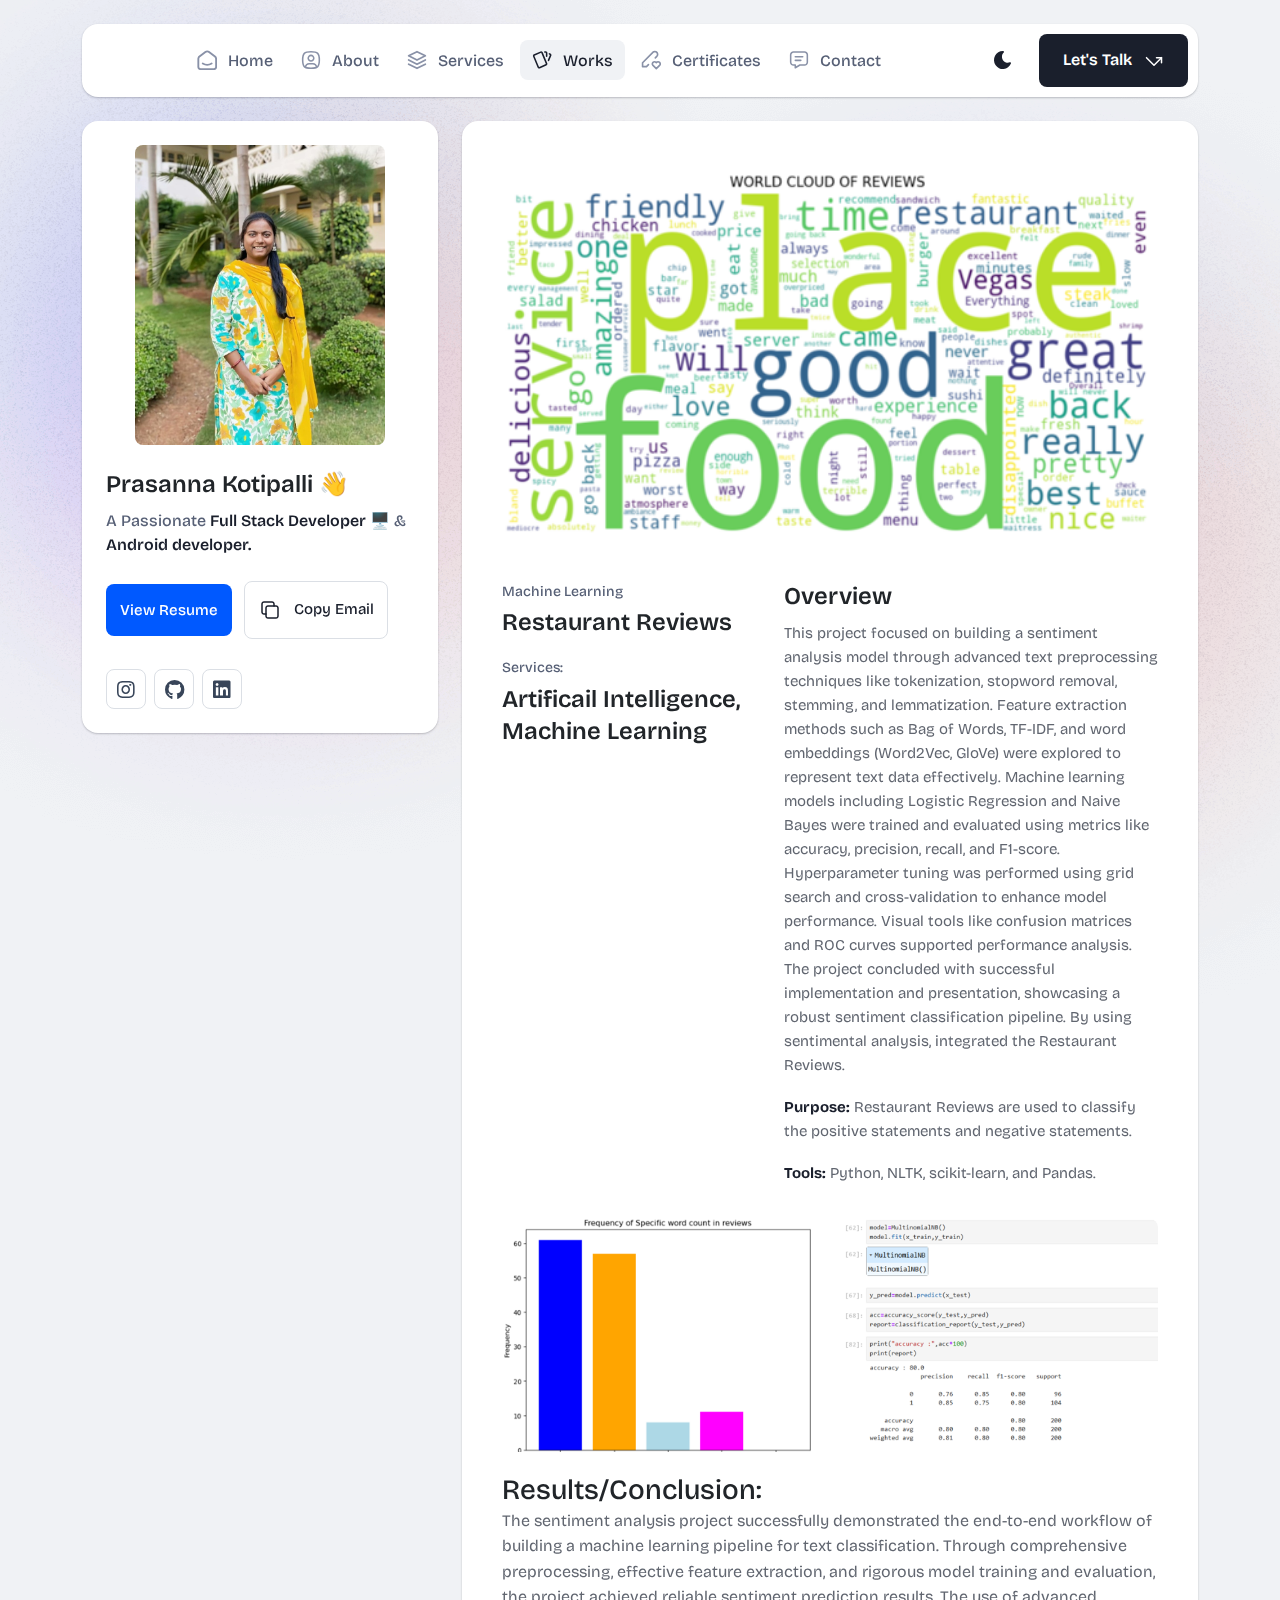
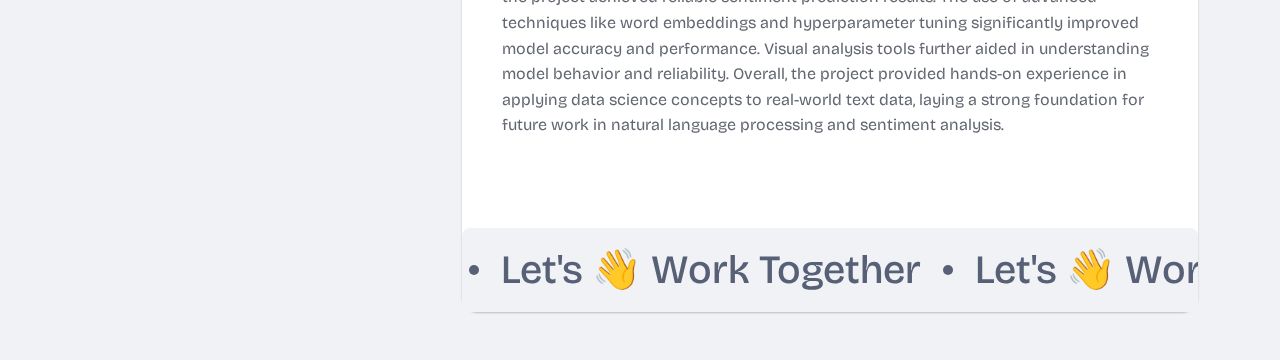
<file: main-file/portfolio-details2.html>
<!DOCTYPE html>
<html lang="en">

<head>
  <meta charset="UTF-8">
  <meta http-equiv="X-UA-Compatible" content="IE=edge">
  <title>Prasanna - Personal Portfolio Website</title>
  <meta name="description" content="Prasanna - Personal Portfolio Website">
  <meta name="viewport" content="width=device-width, initial-scale=1">

  <link rel="shortcut icon" type="image/x-icon" href="assets/img/favicon.svg">
  <!-- Place favicon.ico in the root directory -->

  <!-- CSS here -->
  <link rel="stylesheet" href="assets/css/bootstrap.min.css">
  <link rel="stylesheet" href="assets/fontawsome/css/all.min.css">
  <link rel="stylesheet" href="assets/fontawsome/css/fontawesome.min.css">
  <link rel="stylesheet" href="assets/css/slick.css">
  <link rel="stylesheet" href="assets/css/magnific-popup.css">
  <link rel="stylesheet" href="assets/css/style.css">
  <link rel="stylesheet" href="assets/css/responsive.css">
</head>

<body>
  <div id="page-content">
    <!-- header part start -->
    <header class="header-area">
      <nav class="navbar">
        <div class="container">
          <div class="menu-container">
<!--             <div class="logo">
              <a class="navbar-brand me-0" href="index.html">
                <svg width="24" height="24" viewBox="0 0 24 24" fill="none" xmlns="http://www.w3.org/2000/svg">
                  <path
                    d="M0 1.5C0 1.10218 0.158035 0.720644 0.43934 0.43934C0.720644 0.158035 1.10218 0 1.5 0L9 0C9.39782 0 9.77936 0.158035 10.0607 0.43934C10.342 0.720644 10.5 1.10218 10.5 1.5V22.5C10.5 22.8978 10.342 23.2794 10.0607 23.5607C9.77936 23.842 9.39782 24 9 24H1.5C1.10218 24 0.720644 23.842 0.43934 23.5607C0.158035 23.2794 0 22.8978 0 22.5V1.5ZM13.5 1.5C13.5 1.10218 13.658 0.720644 13.9393 0.43934C14.2206 0.158035 14.6022 0 15 0L22.5 0C22.8978 0 23.2794 0.158035 23.5607 0.43934C23.842 0.720644 24 1.10218 24 1.5V9C24 9.39782 23.842 9.77936 23.5607 10.0607C23.2794 10.342 22.8978 10.5 22.5 10.5H15C14.6022 10.5 14.2206 10.342 13.9393 10.0607C13.658 9.77936 13.5 9.39782 13.5 9V1.5ZM13.5 15C13.5 14.6022 13.658 14.2206 13.9393 13.9393C14.2206 13.658 14.6022 13.5 15 13.5H22.5C22.8978 13.5 23.2794 13.658 23.5607 13.9393C23.842 14.2206 24 14.6022 24 15V22.5C24 22.8978 23.842 23.2794 23.5607 23.5607C23.2794 23.842 22.8978 24 22.5 24H15C14.6022 24 14.2206 23.842 13.9393 23.5607C13.658 23.2794 13.5 22.8978 13.5 22.5V15Z"
                    class="logo-icon" />
                </svg>
                <span>P<span class="primary">K</span></span>
              </a>
            </div> -->
            <div class="navbar-main d-flex flex-grow-1">
<!--               <div class="logo inner-logo d-block d-xl-none">
                <a class="navbar-brand me-0" href="index.html">
                  <svg width="24" height="24" viewBox="0 0 24 24" fill="none" xmlns="http://www.w3.org/2000/svg">
                    <path
                      d="M0 1.5C0 1.10218 0.158035 0.720644 0.43934 0.43934C0.720644 0.158035 1.10218 0 1.5 0L9 0C9.39782 0 9.77936 0.158035 10.0607 0.43934C10.342 0.720644 10.5 1.10218 10.5 1.5V22.5C10.5 22.8978 10.342 23.2794 10.0607 23.5607C9.77936 23.842 9.39782 24 9 24H1.5C1.10218 24 0.720644 23.842 0.43934 23.5607C0.158035 23.2794 0 22.8978 0 22.5V1.5ZM13.5 1.5C13.5 1.10218 13.658 0.720644 13.9393 0.43934C14.2206 0.158035 14.6022 0 15 0L22.5 0C22.8978 0 23.2794 0.158035 23.5607 0.43934C23.842 0.720644 24 1.10218 24 1.5V9C24 9.39782 23.842 9.77936 23.5607 10.0607C23.2794 10.342 22.8978 10.5 22.5 10.5H15C14.6022 10.5 14.2206 10.342 13.9393 10.0607C13.658 9.77936 13.5 9.39782 13.5 9V1.5ZM13.5 15C13.5 14.6022 13.658 14.2206 13.9393 13.9393C14.2206 13.658 14.6022 13.5 15 13.5H22.5C22.8978 13.5 23.2794 13.658 23.5607 13.9393C23.842 14.2206 24 14.6022 24 15V22.5C24 22.8978 23.842 23.2794 23.5607 23.5607C23.2794 23.842 22.8978 24 22.5 24H15C14.6022 24 14.2206 23.842 13.9393 23.5607C13.658 23.2794 13.5 22.8978 13.5 22.5V15Z"
                      class="logo-icon" />
                  </svg>
                  <span>P<span class="primary">K</span></span>
                </a>
              </div> -->
              <ul class="navbar-info mx-auto">
                <li class="nav-item">
                  <a class="nav-link" aria-current="page" href="index.html">
                    <svg class="nav-icon" viewBox="0 0 15 15" fill="none" xmlns="http://www.w3.org/2000/svg">
                      <path
                        d="M13.475 4.92481L9.03083 1.46814C8.64082 1.16473 8.1608 1 7.66667 1C7.17254 1 6.69251 1.16473 6.3025 1.46814L1.8575 4.92481C1.59037 5.13254 1.37424 5.39858 1.22563 5.7026C1.07701 6.00662 0.99984 6.34058 1 6.67897V12.679C1 13.121 1.17559 13.5449 1.48816 13.8575C1.80072 14.17 2.22464 14.3456 2.66667 14.3456H12.6667C13.1087 14.3456 13.5326 14.17 13.8452 13.8575C14.1577 13.5449 14.3333 13.121 14.3333 12.679V6.67897C14.3333 5.99314 14.0167 5.34564 13.475 4.92481Z"
                        stroke-width="1.4" stroke-linecap="round" stroke-linejoin="round" />
                      <path d="M10.9753 10.1665C9.13359 11.2773 6.14859 11.2773 4.30859 10.1665" stroke-width="1.4"
                        stroke-linecap="round" stroke-linejoin="round" />
                    </svg>

                    <span>Home</span>
                  </a>
                </li>
                <li class="nav-item">
                  <a class="nav-link" href="about.html">
                    <svg class="nav-icon" viewBox="0 0 18 18" fill="none" xmlns="http://www.w3.org/2000/svg">
                      <path
                        d="M9 9.8335C9.66304 9.8335 10.2989 9.5701 10.7678 9.10126C11.2366 8.63242 11.5 7.99654 11.5 7.3335C11.5 6.67045 11.2366 6.03457 10.7678 5.56573C10.2989 5.09689 9.66304 4.8335 9 4.8335C8.33696 4.8335 7.70107 5.09689 7.23223 5.56573C6.76339 6.03457 6.5 6.67045 6.5 7.3335C6.5 7.99654 6.76339 8.63242 7.23223 9.10126C7.70107 9.5701 8.33696 9.8335 9 9.8335Z"
                        stroke-width="1.4" stroke-linecap="round" stroke-linejoin="round" />
                      <path
                        d="M9 1.5C15 1.5 16.5 3 16.5 9C16.5 15 15 16.5 9 16.5C3 16.5 1.5 15 1.5 9C1.5 3 3 1.5 9 1.5Z"
                        stroke-width="1.4" stroke-linecap="round" stroke-linejoin="round" />
                      <path
                        d="M4 15.7085V15.6668C4 14.7828 4.35119 13.9349 4.97631 13.3098C5.60143 12.6847 6.44928 12.3335 7.33333 12.3335H10.6667C11.5507 12.3335 12.3986 12.6847 13.0237 13.3098C13.6488 13.9349 14 14.7828 14 15.6668V15.7085"
                        stroke-width="1.4" stroke-linecap="round" stroke-linejoin="round" />
                    </svg>
                    About
                  </a>
                </li>
                <li class="nav-item">
                  <a class="nav-link" href="services.html">
                    <svg class="nav-icon" viewBox="0 0 16 16" fill="none" xmlns="http://www.w3.org/2000/svg">
                      <path d="M7.99967 1.3335L1.33301 4.66683L7.99967 8.00016L14.6663 4.66683L7.99967 1.3335Z"
                        stroke-width="1.4" stroke-linecap="round" stroke-linejoin="round" />
                      <path d="M1.33301 8L7.99967 11.3333L14.6663 8" stroke-width="1.4" stroke-linecap="round"
                        stroke-linejoin="round" />
                      <path d="M1.33301 11.3335L7.99967 14.6668L14.6663 11.3335" stroke-width="1.4"
                        stroke-linecap="round" stroke-linejoin="round" />
                    </svg>
                    Services
                  </a>
                </li>
                <li class="nav-item">
                  <a class="nav-link active" href="portfolio.html">
                    <svg class="nav-icon" viewBox="0 0 18 17" fill="none" xmlns="http://www.w3.org/2000/svg">
                      <path
                        d="M2.00326 3.99733L7.95159 1.40649C8.04974 1.36442 8.15533 1.34243 8.26212 1.34181C8.3689 1.34119 8.47473 1.36196 8.57337 1.40289C8.67201 1.44382 8.76145 1.50408 8.83642 1.58013C8.9114 1.65617 8.97039 1.74646 9.00992 1.84566L13.1133 11.764C13.1985 11.9651 13.2014 12.1917 13.1213 12.3949C13.0412 12.5982 12.8845 12.7618 12.6849 12.8507L6.73742 15.4415C6.63922 15.4837 6.53356 15.5058 6.42668 15.5065C6.3198 15.5072 6.21387 15.4864 6.11514 15.4455C6.0164 15.4046 5.92688 15.3442 5.85184 15.2681C5.7768 15.192 5.71778 15.1016 5.67826 15.0023L1.57492 5.08316C1.48963 4.88204 1.48673 4.65546 1.56684 4.45222C1.64696 4.24898 1.80367 4.08616 2.00326 3.99733Z"
                        stroke-width="1.4" stroke-linecap="round" stroke-linejoin="round" />
                      <path
                        d="M11.5 1.3335H12.3333C12.5543 1.3335 12.7663 1.42129 12.9226 1.57757C13.0789 1.73385 13.1667 1.94582 13.1667 2.16683V5.0835"
                        stroke-width="1.4" stroke-linecap="round" stroke-linejoin="round" />
                      <path
                        d="M15.6663 3C15.8863 3.09333 16.0997 3.18083 16.3063 3.2625C16.5098 3.34882 16.6706 3.51241 16.7534 3.71729C16.8362 3.92217 16.8343 4.15155 16.748 4.355L14.833 8.83334"
                        stroke-width="1.4" stroke-linecap="round" stroke-linejoin="round" />
                    </svg>
                    Works
                  </a>
                </li>
                <li class="nav-item">
                  <a class="nav-link" href="blog.html">
                    <svg class="nav-icon" viewBox="0 0 17 16" fill="none" xmlns="http://www.w3.org/2000/svg">
                      <path
                        d="M12.1663 6.16676L13.4163 4.91676C13.6352 4.69789 13.8088 4.43805 13.9273 4.15208C14.0457 3.86612 14.1067 3.55962 14.1067 3.25009C14.1067 2.94056 14.0457 2.63406 13.9273 2.3481C13.8088 2.06213 13.6352 1.80229 13.4163 1.58342C13.1975 1.36455 12.9376 1.19094 12.6517 1.07248C12.3657 0.954033 12.0592 0.893066 11.7497 0.893066C11.4401 0.893066 11.1336 0.954033 10.8477 1.07248C10.5617 1.19094 10.3019 1.36455 10.083 1.58342L1.33301 10.3334V13.6668H4.66634L6.33301 12.0001"
                        stroke-width="1.4" stroke-linecap="round" stroke-linejoin="round" />
                      <path
                        d="M13.0004 15.3335L15.7921 12.5968C15.9633 12.4307 16.0995 12.232 16.1926 12.0124C16.2857 11.7927 16.3339 11.5567 16.3343 11.3181C16.3347 11.0796 16.2873 10.8434 16.1948 10.6235C16.1024 10.4035 15.9669 10.2044 15.7963 10.0377C15.448 9.69712 14.9806 9.50602 14.4935 9.50509C14.0065 9.50415 13.5383 9.69346 13.1888 10.0327L13.0021 10.216L12.8163 10.0327C12.4681 9.69237 12.0008 9.50143 11.5139 9.50049C11.0271 9.49956 10.5591 9.68871 10.2096 10.0277C10.0383 10.1937 9.9021 10.3924 9.80891 10.612C9.71572 10.8316 9.66746 11.0677 9.667 11.3062C9.66653 11.5447 9.71386 11.781 9.80619 12.0009C9.89853 12.2209 10.034 12.4201 10.2046 12.5868L13.0004 15.3335Z"
                        stroke-width="1.4" stroke-linecap="round" stroke-linejoin="round" />
                    </svg>
                    Certificates
                  </a>
                </li>
                <li class="nav-item">
                  <a class="nav-link" href="contact.html">
                    <svg class="nav-icon" viewBox="0 0 18 17" fill="none" xmlns="http://www.w3.org/2000/svg">
                      <path d="M5.66699 5.5H12.3337" stroke-width="1.4" stroke-linecap="round"
                        stroke-linejoin="round" />
                      <path d="M5.66699 8.8335H10.667" stroke-width="1.4" stroke-linecap="round"
                        stroke-linejoin="round" />
                      <path
                        d="M14 1.3335C14.663 1.3335 15.2989 1.59689 15.7678 2.06573C16.2366 2.53457 16.5 3.17045 16.5 3.8335V10.5002C16.5 11.1632 16.2366 11.7991 15.7678 12.2679C15.2989 12.7368 14.663 13.0002 14 13.0002H9.83333L5.66667 15.5002V13.0002H4C3.33696 13.0002 2.70107 12.7368 2.23223 12.2679C1.76339 11.7991 1.5 11.1632 1.5 10.5002V3.8335C1.5 3.17045 1.76339 2.53457 2.23223 2.06573C2.70107 1.59689 3.33696 1.3335 4 1.3335H14Z"
                        stroke-width="1.4" stroke-linecap="round" stroke-linejoin="round" />
                    </svg>
                    Contact
                  </a>
                </li>
              </ul>
              <div class="header-right-info d-flex align-items-center">
                <button class="theme-control-btn">
                  <span class="dark">
                    <svg width="24" height="24" viewBox="0 0 24 24" fill="none" xmlns="http://www.w3.org/2000/svg">
                      <path
                        d="M11.8005 3C10.207 3.0003 8.64356 3.44286 7.27683 4.28049C5.91011 5.11811 4.79139 6.31937 4.04002 7.75612C3.28865 9.19288 2.93281 10.8112 3.01046 12.4386C3.08811 14.0659 3.59633 15.6411 4.48091 16.9963C5.3655 18.3514 6.59326 19.4356 8.03324 20.1333C9.47322 20.8309 11.0714 21.1157 12.6573 20.9574C14.2432 20.7991 15.7573 20.2036 17.0381 19.2344C18.319 18.2652 19.3185 16.9587 19.9301 15.4542C20.2302 14.7162 19.5111 13.9746 18.7875 14.2752C17.5475 14.7888 16.1706 14.8418 14.8963 14.425C13.622 14.0082 12.5308 13.1479 11.8126 11.9937C11.0943 10.8396 10.7943 9.4645 10.9648 8.10764C11.1353 6.75077 11.7655 5.49792 12.7458 4.5669L12.8136 4.4949C13.2986 3.9279 12.913 3.0072 12.1464 3.0072H11.9122L11.8524 3.0018L11.7996 3H11.8005Z"
                        fill="#1A1F2C" />
                    </svg>
                    <small class="theme-text d-block d-xl-none">Change appearance</small>
                  </span>
                  <span class="light">
                    <svg width="24" height="24" viewBox="0 0 24 24" fill="none" xmlns="http://www.w3.org/2000/svg">
                      <path
                        d="M12 19C12.2449 19 12.4813 19.09 12.6644 19.2527C12.8474 19.4155 12.9643 19.6397 12.993 19.883L13 20V21C12.9997 21.2549 12.9021 21.5 12.7272 21.6854C12.5522 21.8707 12.313 21.9822 12.0586 21.9972C11.8042 22.0121 11.5536 21.9293 11.3582 21.7657C11.1627 21.6021 11.0371 21.3701 11.007 21.117L11 21V20C11 19.7348 11.1054 19.4804 11.2929 19.2929C11.4804 19.1054 11.7348 19 12 19Z"
                        fill="#FD7E41" />
                      <path
                        d="M18.3127 16.9099L18.4067 16.9929L19.1067 17.6929C19.2861 17.8729 19.3902 18.1144 19.398 18.3683C19.4057 18.6223 19.3165 18.8697 19.1485 19.0602C18.9804 19.2508 18.7462 19.3702 18.4933 19.3943C18.2403 19.4184 17.9877 19.3454 17.7867 19.1899L17.6927 19.1069L16.9927 18.4069C16.8202 18.2347 16.7165 18.0053 16.7012 17.7619C16.6859 17.5186 16.76 17.278 16.9097 17.0855C17.0593 16.893 17.2741 16.7618 17.5137 16.7166C17.7533 16.6713 18.0012 16.7152 18.2107 16.8399L18.3127 16.9099Z"
                        fill="#FD7E41" />
                      <path
                        d="M7.00747 16.993C7.17965 17.1652 7.28308 17.3943 7.29836 17.6373C7.31364 17.8803 7.23972 18.1206 7.09047 18.313L7.00747 18.407L6.30747 19.107C6.12751 19.2863 5.88604 19.3905 5.63209 19.3982C5.37814 19.406 5.13076 19.3168 4.94019 19.1487C4.74963 18.9807 4.63017 18.7464 4.60607 18.4935C4.58198 18.2406 4.65506 17.988 4.81047 17.787L4.89347 17.693L5.59347 16.993C5.781 16.8055 6.03531 16.7002 6.30047 16.7002C6.56563 16.7002 6.81994 16.8055 7.00747 16.993Z"
                        fill="#FD7E41" />
                      <path
                        d="M3.99987 11C4.25475 11.0003 4.4999 11.0979 4.68524 11.2728C4.87057 11.4478 4.9821 11.687 4.99704 11.9414C5.01198 12.1958 4.92919 12.4464 4.7656 12.6418C4.60201 12.8373 4.36996 12.9629 4.11687 12.993L3.99987 13H2.99987C2.74499 12.9997 2.49984 12.9021 2.3145 12.7272C2.12916 12.5522 2.01763 12.313 2.0027 12.0586C1.98776 11.8042 2.07054 11.5536 2.23413 11.3582C2.39772 11.1627 2.62977 11.0371 2.88287 11.007L2.99987 11H3.99987Z"
                        fill="#FD7E41" />
                      <path
                        d="M20.9999 11C21.2547 11.0003 21.4999 11.0979 21.6852 11.2728C21.8706 11.4478 21.9821 11.687 21.997 11.9414C22.012 12.1958 21.9292 12.4464 21.7656 12.6418C21.602 12.8373 21.37 12.9629 21.1169 12.993L20.9999 13H19.9999C19.745 12.9997 19.4998 12.9021 19.3145 12.7272C19.1292 12.5522 19.0176 12.313 19.0027 12.0586C18.9878 11.8042 19.0705 11.5536 19.2341 11.3582C19.3977 11.1627 19.6298 11.0371 19.8829 11.007L19.9999 11H20.9999Z"
                        fill="#FD7E41" />
                      <path
                        d="M6.21264 4.80985L6.30664 4.89285L7.00664 5.59285C7.18599 5.77281 7.29011 6.01429 7.29787 6.26824C7.30562 6.52219 7.21642 6.76957 7.04839 6.96013C6.88036 7.1507 6.64609 7.27016 6.39316 7.29425C6.14024 7.31834 5.88763 7.24526 5.68664 7.08985L5.59264 7.00685L4.89264 6.30685C4.72073 6.13453 4.61757 5.90543 4.6025 5.66248C4.58744 5.41954 4.6615 5.17945 4.8108 4.98721C4.9601 4.79497 5.1744 4.66378 5.41351 4.61824C5.65262 4.57271 5.90013 4.61594 6.10964 4.73985L6.21264 4.80985Z"
                        fill="#FD7E41" />
                      <path
                        d="M19.1071 4.89288C19.2793 5.06508 19.3827 5.29418 19.398 5.5372C19.4132 5.78023 19.3393 6.02048 19.1901 6.21288L19.1071 6.30688L18.4071 7.00688C18.2271 7.18623 17.9856 7.29036 17.7317 7.29811C17.4777 7.30587 17.2304 7.21667 17.0398 7.04864C16.8492 6.8806 16.7298 6.64633 16.7057 6.39341C16.6816 6.14049 16.7547 5.88788 16.9101 5.68688L16.9931 5.59288L17.6931 4.89288C17.8806 4.70541 18.1349 4.6001 18.4001 4.6001C18.6652 4.6001 18.9196 4.70541 19.1071 4.89288Z"
                        fill="#FD7E41" />
                      <path
                        d="M12 2C12.2449 2.00003 12.4813 2.08996 12.6644 2.25272C12.8474 2.41547 12.9643 2.63975 12.993 2.883L13 3V4C12.9997 4.25488 12.9021 4.50003 12.7272 4.68537C12.5522 4.8707 12.313 4.98223 12.0586 4.99717C11.8042 5.01211 11.5536 4.92933 11.3582 4.76573C11.1627 4.60214 11.0371 4.3701 11.007 4.117L11 4V3C11 2.73478 11.1054 2.48043 11.2929 2.29289C11.4804 2.10536 11.7348 2 12 2Z"
                        fill="#FD7E41" />
                      <path
                        d="M12 7C12.9797 6.99994 13.9378 7.28769 14.7553 7.8275C15.5729 8.36731 16.2138 9.1354 16.5986 10.0364C16.9833 10.9373 17.0949 11.9315 16.9195 12.8953C16.7441 13.8592 16.2893 14.7502 15.6118 15.4579C14.9343 16.1655 14.0638 16.6585 13.1085 16.8756C12.1532 17.0928 11.1552 17.0245 10.2383 16.6793C9.3215 16.334 8.52629 15.7271 7.95146 14.9338C7.37663 14.1405 7.04752 13.1958 7.005 12.217L7 12L7.005 11.783C7.06092 10.4958 7.61161 9.27978 8.54222 8.38866C9.47284 7.49754 10.7115 7.00007 12 7Z"
                        fill="#FD7E41" />
                    </svg>
                    <small class="theme-text d-block d-xl-none">Change appearance</small>
                  </span>
                </button>
                <a href="contact.html" class="lets-talk-btn">
                  Let's Talk
                  <svg class="icon" width="20" height="20" viewBox="0 0 20 20" fill="none"
                    xmlns="http://www.w3.org/2000/svg">
                    <path d="M17.5 11.6665V6.6665H12.5" stroke="white" stroke-width="1.5" stroke-linecap="round"
                      stroke-linejoin="round" />
                    <path d="M17.5 6.6665L10 14.1665L2.5 6.6665" stroke="white" stroke-width="1.5"
                      stroke-linecap="round" stroke-linejoin="round" />
                  </svg>
                </a>
              </div>
            </div>
            <div class="mobile-menu-overlay d-block d-lg-none"></div>
            <div class="mobile-menu-control-bar d-block d-xl-none">
              <button class="mobile-menu-control-bar">
                <i class="fas fa-bars"></i>
              </button>
            </div>
          </div>
        </div>
      </nav>
    </header>
    <!-- header part end -->

    <!-- main area part start -->
    <main>

      <section class="content-box-area mt-4">
        <div class="container">
          <div class="row g-4">
            <div class="col-xl-4">
              <div class="card profile-card">
                <div class="card-body">
                  <div class="image text-center">
                    <img src="assets/picture.jpg" alt="profile">
                  </div>
                  <div class="text">
                    <h3 class="card-title">Prasanna Kotipalli 👋</h3>
                    <p>A Passionate <span>Full Stack Developer</span> 🖥️ & <span>Android developer.</span></p>
                    <div class="common-button-groups">
                      <a class="btn btn-call" href="./assets/Kotipalli_Prasanna_Resume.pdf" target="_blank">View Resume</a>
                      <button class="btn btn-copy" data-clipboard-text="prasannakp2003@gmail.com">
                        <svg class="icon" width="24" height="24" viewBox="0 0 24 24" fill="none"
                          xmlns="http://www.w3.org/2000/svg">
                          <path
                            d="M8 10C8 9.46957 8.21071 8.96086 8.58579 8.58579C8.96086 8.21071 9.46957 8 10 8H18C18.5304 8 19.0391 8.21071 19.4142 8.58579C19.7893 8.96086 20 9.46957 20 10V18C20 18.5304 19.7893 19.0391 19.4142 19.4142C19.0391 19.7893 18.5304 20 18 20H10C9.46957 20 8.96086 19.7893 8.58579 19.4142C8.21071 19.0391 8 18.5304 8 18V10Z"
                            stroke-width="1.5" stroke-linecap="round" stroke-linejoin="round" />
                          <path
                            d="M16 8V6C16 5.46957 15.7893 4.96086 15.4142 4.58579C15.0391 4.21071 14.5304 4 14 4H6C5.46957 4 4.96086 4.21071 4.58579 4.58579C4.21071 4.96086 4 5.46957 4 6V14C4 14.5304 4.21071 15.0391 4.58579 15.4142C4.96086 15.7893 5.46957 16 6 16H8"
                            stroke-width="1.5" stroke-linecap="round" stroke-linejoin="round" />
                        </svg>
                        Copy Email
                      </button>
                    </div>
                    <div class="social-media-icon">
                      <ul class="list-unstyled">
                        <li><a href="https://www.instagram.com/prasanna_.12/" target="_blank"><i class="fab fa-instagram"></i></a></li>
                        <li><a href="https://github.com/Prasanna12102"><i class="fab fa-github"></i></a></li>
                        <li><a href="www.linkedin.com/in/prasanna-kotipalli-b2a75825b" target="_blank"><i class="fab fa-linkedin"></i></a></li>
                      </ul>
                    </div>
                  </div>
                </div>
              </div>
            </div>
            <div class="col-xl-8">
              <div class="card content-box-card">
                <div class="card-body portfolio-card">
                  <div class="portfolio-details-area">
                    <div class="main-image">
                      <img src="assets/RR_image.png" alt="project-details-1">
                    </div>
                    <div class="portfolio-details-text">
                      <div class="short-info">
                        <div class="info-item">
                          <p class="subtitle">Machine Learning</p>
                          <h4 class="card-title">Restaurant Reviews</h4>
                        </div>
                        <div class="info-item">
                          <p class="subtitle">Services:</p>
                          <h4 class="card-title">Artificail Intelligence, Machine Learning</h4>
                          <!-- <a href="#" class="website">
                            flexiflow.com
                            <svg class="arrow-up" width="14" height="15" viewBox="0 0 14 15" fill="none"
                              xmlns="http://www.w3.org/2000/svg">
                              <path d="M9.91634 4.5835L4.08301 10.4168" stroke-linecap="round" stroke-linejoin="round">
                              </path>
                              <path d="M4.66699 4.5835H9.91699V9.8335" stroke-linecap="round" stroke-linejoin="round">
                              </path>
                            </svg>
                          </a> -->
                        </div>
                      </div>
                      <div class="overview">
                        <h4 class="card-title">Overview</h4>
                        <p>This project focused on building a sentiment analysis model through advanced text preprocessing techniques like tokenization, stopword removal, stemming, and lemmatization. 
                          Feature extraction methods such as Bag of Words, TF-IDF, and word embeddings (Word2Vec, GloVe) were explored to represent text data effectively. Machine learning models including Logistic Regression and Naive Bayes were trained and evaluated using metrics like accuracy, precision, recall, and F1-score. 
                          Hyperparameter tuning was performed using grid search and cross-validation to enhance model performance. Visual tools like confusion matrices and ROC curves supported performance analysis. 
                          The project concluded with successful implementation and presentation, showcasing a robust sentiment classification pipeline. By using sentimental analysis, integrated the Restaurant Reviews.</p>
                        <p>
                          <b>Purpose:</b> Restaurant Reviews are used to classify the positive statements and negative statements.
                        </p>
                        <p> <b>Tools:</b> Python, NLTK, scikit-learn, and Pandas.</p>
                      </div>
                    </div>
                    <div class="inner-images">
                      <div class="row g-3">
                        <div class="col-md-6">
                          <div class="image-item">
                            <img src="assets/Bar_chart.png" alt="project-details-2"
                              class="img-fluid w-100">
                          </div>
                        </div>
                        <div class="col-md-6">
                          <div class="image-item">
                            <img src="assets/python_code.png" alt="project-details-3"
                              class="img-fluid w-100">
                          </div>
                        </div>
                      </div>
                    </div>
                    <!-- <div class="more-info-block">
                      <h3 class="more-info-title">Challenges</h3>
                      <p>Web design comes with its own set of challenges, ranging from technical issues to user
                        experience considerations. Here are some common challenges faced by web designers. Web design
                        encompasses the process of creating and designing websites It involves a combination of
                        different skills and disciplines to produce a visually appealing and user-friendly website.
                        Here's an overview of key aspects of web design.</p>
                      <h5 class="more-info-subtitle">Responsive Design:</h5>
                      <ul class="list-unstyled">
                        <li>
                          <b>Challenge:</b> Ensuring that a website looks and functions well on various devices and
                          screen
                          sizes.
                        </li>
                        <li>
                          <b>Solution:</b> Use responsive design techniques, such as flexible grids and media queries.
                        </li>
                      </ul>
                      <h5 class="more-info-subtitle">Browser Compatibility:
                      </h5>
                      <ul class="list-unstyled">
                        <li>
                          <b>Challenge:</b> Different browsers may interpret code differently, leading to
                          inconsistencies
                          in the website's appearance.
                        </li>
                        <li>
                          <b>Solution:</b> Test the website on multiple browsers and use compatibility libraries or
                          polyfills when necessary.
                        </li>
                      </ul>

                      <h5 class="more-info-subtitle">User Experience (UX):
                      </h5>
                      <ul class="list-unstyled">
                        <li>
                          <b>Challenge:</b> Creating a seamless and intuitive user experience that keeps visitors
                          engaged.
                        </li>
                        <li>
                          <b> Solution:</b>
                          Conduct user testing, design user-friendly interfaces, and prioritize accessibility to ensure
                          a
                          positive user experience
                        </li>
                      </ul>
                      <h5 class="more-info-subtitle">Compliance and Accessibility:
                      </h5>
                      <ul class="list-unstyled">
                        <li>
                          <b>Challenge:</b> Creating a seamless and intuitive user experience that keeps visitors
                          engaged.
                        </li>
                        <li>
                          <b>Solution:</b> Conduct user testing, design user-friendly interfaces, and prioritize
                          accessibility to ensure a positive user experience
                        </li>
                      </ul> -->

                      <h3 class="more-info-title">Results/Conclusion:</h3>
                      <p>The sentiment analysis project successfully demonstrated the end-to-end workflow of building a machine learning pipeline for text classification. Through comprehensive preprocessing, effective feature extraction, and rigorous model training and evaluation, the project achieved reliable sentiment prediction results. 
                        The use of advanced techniques like word embeddings and hyperparameter tuning significantly improved model accuracy and performance. 
                        Visual analysis tools further aided in understanding model behavior and reliability. Overall, the project provided hands-on experience in applying data science concepts to real-world text data, laying a strong foundation for future work in natural language processing and sentiment analysis.
                      </p>
                    </div>
                    <!-- <div class="prev-and-next-btn">
                      <button class="btn btn-prev">Previous</button>
                      <button class="btn btn-next">Next</button>
                    </div> -->
                  </div>

                  <div class="work-together-slider">
                    <div class="slider-main d-flex gap-4 align-items-center">
                      <div class="slider-item">
                        <a href="contact.html">Let's 👋 Work Together</a>
                        <a href="contact.html">Let's 👋 Work Together</a>
                      </div>
                      <div class="slider-item">
                        <a href="contact.html">Let's 👋 Work Together</a>
                        <a href="contact.html">Let's 👋 Work Together</a>
                      </div>
                    </div>
                  </div>
                </div>
              </div>
            </div>
          </div>
        </div>
      </section>

      <!-- background shape area start -->
      <div class="background-shapes">
        <div class="shape-1 common-shape">
          <img src="assets/img/bg/banner-shape-1.png" alt="banner-shape-1">
        </div>
        <div class="shape-2 common-shape">
          <img src="assets/img/bg/banner-shape-1.png" alt="banner-shape-1">
        </div>
        <div class="threed-shape-1 move-with-cursor" data-value="1">
          <img src="assets/img/bg/object-3d-1.png" alt="object-3d-1">
        </div>
        <div class="threed-shape-2 move-with-cursor" data-value="1">
          <img src="assets/img/bg/object-3d-2.png" alt="object-3d-2">
        </div>
      </div>
      <!-- background shape area end -->
    </main>
    <!-- main area part end -->

    <!-- footer part start -->
    <footer class="footer-area">
      <div class="container">
        <div class="text text-center">
          <!-- <p>Prasanna Kotipalli</p> -->
        </div>
      </div>
    </footer>
    <!-- footer part end -->
  </div>

  <!-- JS here -->
  <script src="assets/js/vendor/jquery-3.6.0.min.js"></script>
  <script src="assets/js/bootstrap.bundle.min.js"></script>
  <script src="assets/js/jquery.magnific-popup.min.js"></script>
  <script src="assets/js/ajax-form.js"></script>
  <script src="assets/js/clipboard.min.js"></script>
  <script src="assets/js/slick.min.js"></script>
  <script src="assets/js/script.js"></script>
</body>


</html>
</file>
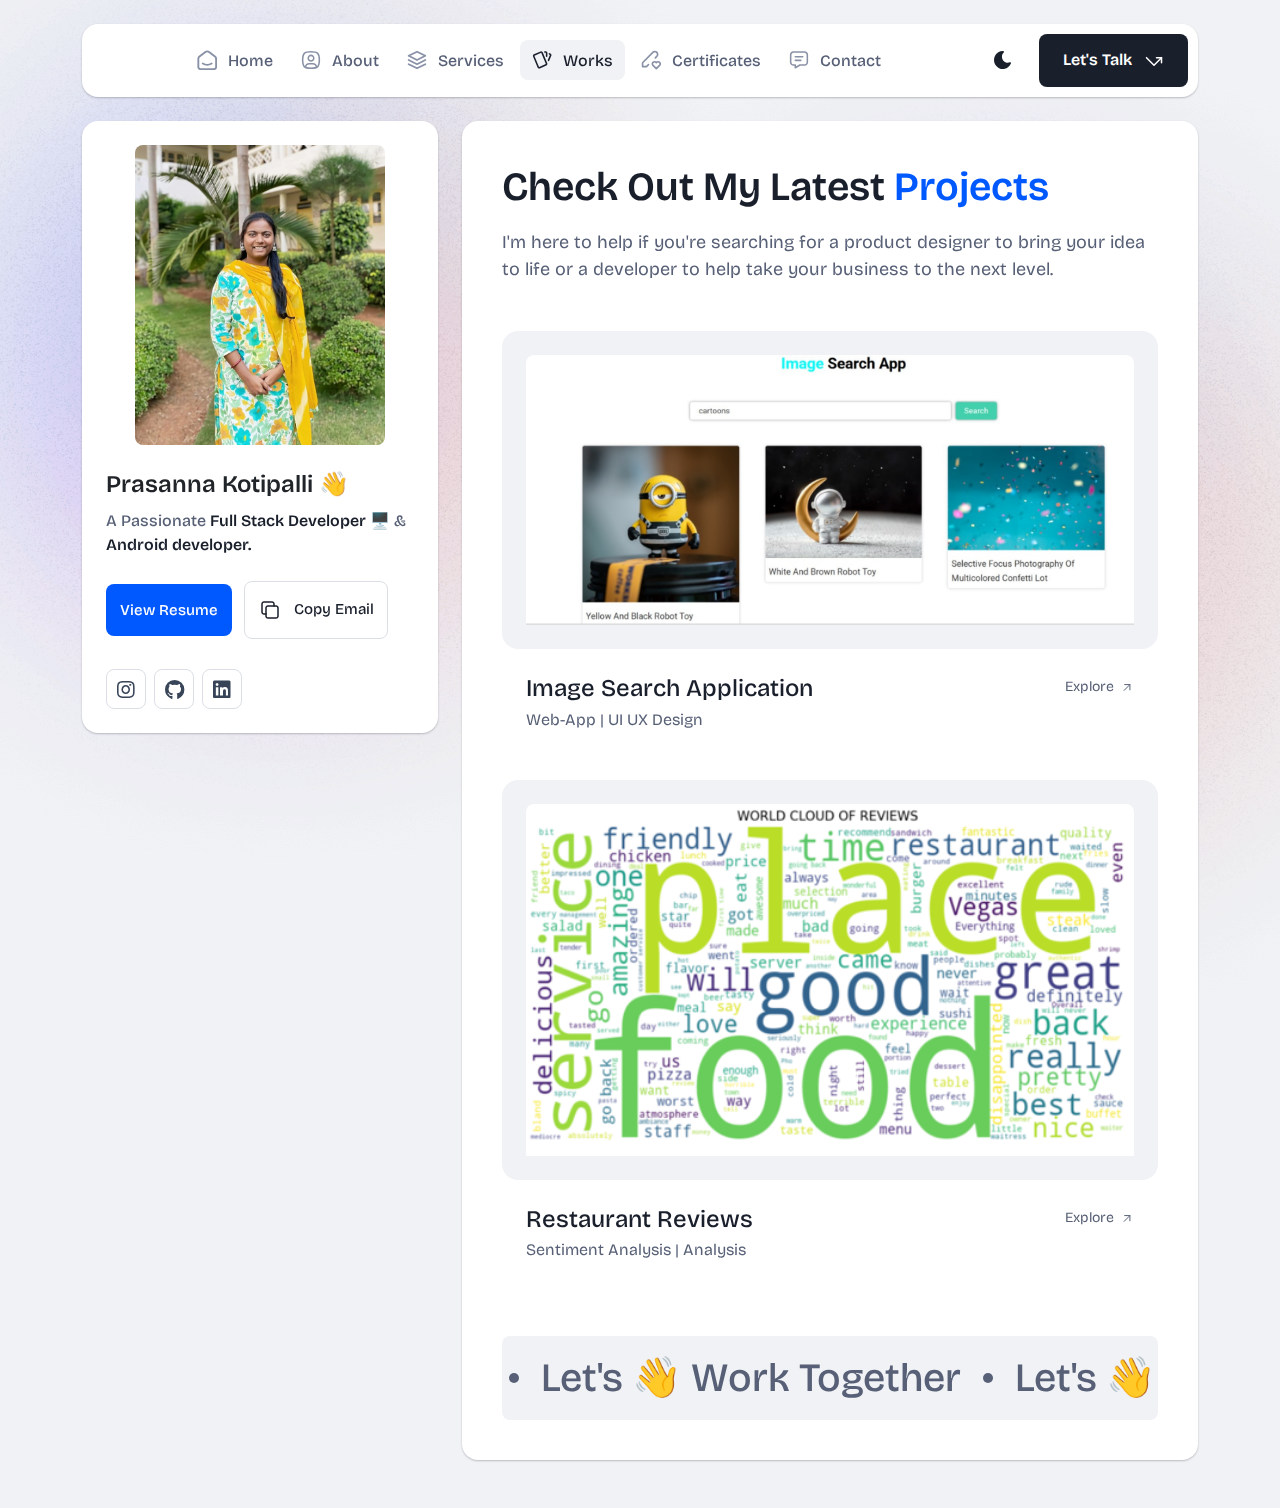
<file: main-file/portfolio.html>
<!DOCTYPE html>
<html lang="en">

<head>
  <meta charset="UTF-8">
  <meta http-equiv="X-UA-Compatible" content="IE=edge">
  <title>Prasanna - Personal Portfolio Website</title>
  <meta name="description" content="Prasanna - Personal Portfolio Website">
  <meta name="viewport" content="width=device-width, initial-scale=1">

  <link rel="shortcut icon" type="image/x-icon" href="assets/img/favicon.svg">
  <!-- Place favicon.ico in the root directory -->

  <!-- CSS here -->
  <link rel="stylesheet" href="assets/css/bootstrap.min.css">
  <link rel="stylesheet" href="assets/fontawsome/css/all.min.css">
  <link rel="stylesheet" href="assets/fontawsome/css/fontawesome.min.css">
  <link rel="stylesheet" href="assets/css/slick.css">
  <link rel="stylesheet" href="assets/css/magnific-popup.css">
  <link rel="stylesheet" href="assets/css/style.css">
  <link rel="stylesheet" href="assets/css/responsive.css">
</head>

<body>
  <div id="page-content">
    <!-- header part start -->
    <header class="header-area">
      <nav class="navbar">
        <div class="container">
          <div class="menu-container">
<!--             <div class="logo">
              <a class="navbar-brand me-0" href="index.html">
                <svg width="24" height="24" viewBox="0 0 24 24" fill="none" xmlns="http://www.w3.org/2000/svg">
                  <path
                    d="M0 1.5C0 1.10218 0.158035 0.720644 0.43934 0.43934C0.720644 0.158035 1.10218 0 1.5 0L9 0C9.39782 0 9.77936 0.158035 10.0607 0.43934C10.342 0.720644 10.5 1.10218 10.5 1.5V22.5C10.5 22.8978 10.342 23.2794 10.0607 23.5607C9.77936 23.842 9.39782 24 9 24H1.5C1.10218 24 0.720644 23.842 0.43934 23.5607C0.158035 23.2794 0 22.8978 0 22.5V1.5ZM13.5 1.5C13.5 1.10218 13.658 0.720644 13.9393 0.43934C14.2206 0.158035 14.6022 0 15 0L22.5 0C22.8978 0 23.2794 0.158035 23.5607 0.43934C23.842 0.720644 24 1.10218 24 1.5V9C24 9.39782 23.842 9.77936 23.5607 10.0607C23.2794 10.342 22.8978 10.5 22.5 10.5H15C14.6022 10.5 14.2206 10.342 13.9393 10.0607C13.658 9.77936 13.5 9.39782 13.5 9V1.5ZM13.5 15C13.5 14.6022 13.658 14.2206 13.9393 13.9393C14.2206 13.658 14.6022 13.5 15 13.5H22.5C22.8978 13.5 23.2794 13.658 23.5607 13.9393C23.842 14.2206 24 14.6022 24 15V22.5C24 22.8978 23.842 23.2794 23.5607 23.5607C23.2794 23.842 22.8978 24 22.5 24H15C14.6022 24 14.2206 23.842 13.9393 23.5607C13.658 23.2794 13.5 22.8978 13.5 22.5V15Z"
                    class="logo-icon" />
                </svg>
                <span>P<span class="primary">K</span></span>
              </a>
            </div> -->
            <div class="navbar-main d-flex flex-grow-1">
<!--               <div class="logo inner-logo d-block d-xl-none">
                <a class="navbar-brand me-0" href="index.html">
                  <svg width="24" height="24" viewBox="0 0 24 24" fill="none" xmlns="http://www.w3.org/2000/svg">
                    <path
                      d="M0 1.5C0 1.10218 0.158035 0.720644 0.43934 0.43934C0.720644 0.158035 1.10218 0 1.5 0L9 0C9.39782 0 9.77936 0.158035 10.0607 0.43934C10.342 0.720644 10.5 1.10218 10.5 1.5V22.5C10.5 22.8978 10.342 23.2794 10.0607 23.5607C9.77936 23.842 9.39782 24 9 24H1.5C1.10218 24 0.720644 23.842 0.43934 23.5607C0.158035 23.2794 0 22.8978 0 22.5V1.5ZM13.5 1.5C13.5 1.10218 13.658 0.720644 13.9393 0.43934C14.2206 0.158035 14.6022 0 15 0L22.5 0C22.8978 0 23.2794 0.158035 23.5607 0.43934C23.842 0.720644 24 1.10218 24 1.5V9C24 9.39782 23.842 9.77936 23.5607 10.0607C23.2794 10.342 22.8978 10.5 22.5 10.5H15C14.6022 10.5 14.2206 10.342 13.9393 10.0607C13.658 9.77936 13.5 9.39782 13.5 9V1.5ZM13.5 15C13.5 14.6022 13.658 14.2206 13.9393 13.9393C14.2206 13.658 14.6022 13.5 15 13.5H22.5C22.8978 13.5 23.2794 13.658 23.5607 13.9393C23.842 14.2206 24 14.6022 24 15V22.5C24 22.8978 23.842 23.2794 23.5607 23.5607C23.2794 23.842 22.8978 24 22.5 24H15C14.6022 24 14.2206 23.842 13.9393 23.5607C13.658 23.2794 13.5 22.8978 13.5 22.5V15Z"
                      class="logo-icon" />
                  </svg>
                  <span>P<span class="primary">K</span></span>
                </a>
              </div> -->
              <ul class="navbar-info mx-auto">
                <li class="nav-item">
                  <a class="nav-link" aria-current="page" href="index.html">
                    <svg class="nav-icon" viewBox="0 0 15 15" fill="none" xmlns="http://www.w3.org/2000/svg">
                      <path
                        d="M13.475 4.92481L9.03083 1.46814C8.64082 1.16473 8.1608 1 7.66667 1C7.17254 1 6.69251 1.16473 6.3025 1.46814L1.8575 4.92481C1.59037 5.13254 1.37424 5.39858 1.22563 5.7026C1.07701 6.00662 0.99984 6.34058 1 6.67897V12.679C1 13.121 1.17559 13.5449 1.48816 13.8575C1.80072 14.17 2.22464 14.3456 2.66667 14.3456H12.6667C13.1087 14.3456 13.5326 14.17 13.8452 13.8575C14.1577 13.5449 14.3333 13.121 14.3333 12.679V6.67897C14.3333 5.99314 14.0167 5.34564 13.475 4.92481Z"
                        stroke-width="1.4" stroke-linecap="round" stroke-linejoin="round" />
                      <path d="M10.9753 10.1665C9.13359 11.2773 6.14859 11.2773 4.30859 10.1665" stroke-width="1.4"
                        stroke-linecap="round" stroke-linejoin="round" />
                    </svg>

                    <span>Home</span>
                  </a>
                </li>
                <li class="nav-item">
                  <a class="nav-link" href="about.html">
                    <svg class="nav-icon" viewBox="0 0 18 18" fill="none" xmlns="http://www.w3.org/2000/svg">
                      <path
                        d="M9 9.8335C9.66304 9.8335 10.2989 9.5701 10.7678 9.10126C11.2366 8.63242 11.5 7.99654 11.5 7.3335C11.5 6.67045 11.2366 6.03457 10.7678 5.56573C10.2989 5.09689 9.66304 4.8335 9 4.8335C8.33696 4.8335 7.70107 5.09689 7.23223 5.56573C6.76339 6.03457 6.5 6.67045 6.5 7.3335C6.5 7.99654 6.76339 8.63242 7.23223 9.10126C7.70107 9.5701 8.33696 9.8335 9 9.8335Z"
                        stroke-width="1.4" stroke-linecap="round" stroke-linejoin="round" />
                      <path
                        d="M9 1.5C15 1.5 16.5 3 16.5 9C16.5 15 15 16.5 9 16.5C3 16.5 1.5 15 1.5 9C1.5 3 3 1.5 9 1.5Z"
                        stroke-width="1.4" stroke-linecap="round" stroke-linejoin="round" />
                      <path
                        d="M4 15.7085V15.6668C4 14.7828 4.35119 13.9349 4.97631 13.3098C5.60143 12.6847 6.44928 12.3335 7.33333 12.3335H10.6667C11.5507 12.3335 12.3986 12.6847 13.0237 13.3098C13.6488 13.9349 14 14.7828 14 15.6668V15.7085"
                        stroke-width="1.4" stroke-linecap="round" stroke-linejoin="round" />
                    </svg>
                    About
                  </a>
                </li>
                <li class="nav-item">
                  <a class="nav-link" href="services.html">
                    <svg class="nav-icon" viewBox="0 0 16 16" fill="none" xmlns="http://www.w3.org/2000/svg">
                      <path d="M7.99967 1.3335L1.33301 4.66683L7.99967 8.00016L14.6663 4.66683L7.99967 1.3335Z"
                        stroke-width="1.4" stroke-linecap="round" stroke-linejoin="round" />
                      <path d="M1.33301 8L7.99967 11.3333L14.6663 8" stroke-width="1.4" stroke-linecap="round"
                        stroke-linejoin="round" />
                      <path d="M1.33301 11.3335L7.99967 14.6668L14.6663 11.3335" stroke-width="1.4"
                        stroke-linecap="round" stroke-linejoin="round" />
                    </svg>
                    Services
                  </a>
                </li>
                <li class="nav-item">
                  <a class="nav-link active" href="portfolio.html">
                    <svg class="nav-icon" viewBox="0 0 18 17" fill="none" xmlns="http://www.w3.org/2000/svg">
                      <path
                        d="M2.00326 3.99733L7.95159 1.40649C8.04974 1.36442 8.15533 1.34243 8.26212 1.34181C8.3689 1.34119 8.47473 1.36196 8.57337 1.40289C8.67201 1.44382 8.76145 1.50408 8.83642 1.58013C8.9114 1.65617 8.97039 1.74646 9.00992 1.84566L13.1133 11.764C13.1985 11.9651 13.2014 12.1917 13.1213 12.3949C13.0412 12.5982 12.8845 12.7618 12.6849 12.8507L6.73742 15.4415C6.63922 15.4837 6.53356 15.5058 6.42668 15.5065C6.3198 15.5072 6.21387 15.4864 6.11514 15.4455C6.0164 15.4046 5.92688 15.3442 5.85184 15.2681C5.7768 15.192 5.71778 15.1016 5.67826 15.0023L1.57492 5.08316C1.48963 4.88204 1.48673 4.65546 1.56684 4.45222C1.64696 4.24898 1.80367 4.08616 2.00326 3.99733Z"
                        stroke-width="1.4" stroke-linecap="round" stroke-linejoin="round" />
                      <path
                        d="M11.5 1.3335H12.3333C12.5543 1.3335 12.7663 1.42129 12.9226 1.57757C13.0789 1.73385 13.1667 1.94582 13.1667 2.16683V5.0835"
                        stroke-width="1.4" stroke-linecap="round" stroke-linejoin="round" />
                      <path
                        d="M15.6663 3C15.8863 3.09333 16.0997 3.18083 16.3063 3.2625C16.5098 3.34882 16.6706 3.51241 16.7534 3.71729C16.8362 3.92217 16.8343 4.15155 16.748 4.355L14.833 8.83334"
                        stroke-width="1.4" stroke-linecap="round" stroke-linejoin="round" />
                    </svg>
                    Works
                  </a>
                </li>
                <li class="nav-item">
                  <a class="nav-link" href="blog.html">
                    <svg class="nav-icon" viewBox="0 0 17 16" fill="none" xmlns="http://www.w3.org/2000/svg">
                      <path
                        d="M12.1663 6.16676L13.4163 4.91676C13.6352 4.69789 13.8088 4.43805 13.9273 4.15208C14.0457 3.86612 14.1067 3.55962 14.1067 3.25009C14.1067 2.94056 14.0457 2.63406 13.9273 2.3481C13.8088 2.06213 13.6352 1.80229 13.4163 1.58342C13.1975 1.36455 12.9376 1.19094 12.6517 1.07248C12.3657 0.954033 12.0592 0.893066 11.7497 0.893066C11.4401 0.893066 11.1336 0.954033 10.8477 1.07248C10.5617 1.19094 10.3019 1.36455 10.083 1.58342L1.33301 10.3334V13.6668H4.66634L6.33301 12.0001"
                        stroke-width="1.4" stroke-linecap="round" stroke-linejoin="round" />
                      <path
                        d="M13.0004 15.3335L15.7921 12.5968C15.9633 12.4307 16.0995 12.232 16.1926 12.0124C16.2857 11.7927 16.3339 11.5567 16.3343 11.3181C16.3347 11.0796 16.2873 10.8434 16.1948 10.6235C16.1024 10.4035 15.9669 10.2044 15.7963 10.0377C15.448 9.69712 14.9806 9.50602 14.4935 9.50509C14.0065 9.50415 13.5383 9.69346 13.1888 10.0327L13.0021 10.216L12.8163 10.0327C12.4681 9.69237 12.0008 9.50143 11.5139 9.50049C11.0271 9.49956 10.5591 9.68871 10.2096 10.0277C10.0383 10.1937 9.9021 10.3924 9.80891 10.612C9.71572 10.8316 9.66746 11.0677 9.667 11.3062C9.66653 11.5447 9.71386 11.781 9.80619 12.0009C9.89853 12.2209 10.034 12.4201 10.2046 12.5868L13.0004 15.3335Z"
                        stroke-width="1.4" stroke-linecap="round" stroke-linejoin="round" />
                    </svg>
                    Certificates
                  </a>
                </li>
                <li class="nav-item">
                  <a class="nav-link" href="contact.html">
                    <svg class="nav-icon" viewBox="0 0 18 17" fill="none" xmlns="http://www.w3.org/2000/svg">
                      <path d="M5.66699 5.5H12.3337" stroke-width="1.4" stroke-linecap="round"
                        stroke-linejoin="round" />
                      <path d="M5.66699 8.8335H10.667" stroke-width="1.4" stroke-linecap="round"
                        stroke-linejoin="round" />
                      <path
                        d="M14 1.3335C14.663 1.3335 15.2989 1.59689 15.7678 2.06573C16.2366 2.53457 16.5 3.17045 16.5 3.8335V10.5002C16.5 11.1632 16.2366 11.7991 15.7678 12.2679C15.2989 12.7368 14.663 13.0002 14 13.0002H9.83333L5.66667 15.5002V13.0002H4C3.33696 13.0002 2.70107 12.7368 2.23223 12.2679C1.76339 11.7991 1.5 11.1632 1.5 10.5002V3.8335C1.5 3.17045 1.76339 2.53457 2.23223 2.06573C2.70107 1.59689 3.33696 1.3335 4 1.3335H14Z"
                        stroke-width="1.4" stroke-linecap="round" stroke-linejoin="round" />
                    </svg>
                    Contact
                  </a>
                </li>
              </ul>
              <div class="header-right-info d-flex align-items-center">
                <button class="theme-control-btn">
                  <span class="dark">
                    <svg width="24" height="24" viewBox="0 0 24 24" fill="none" xmlns="http://www.w3.org/2000/svg">
                      <path
                        d="M11.8005 3C10.207 3.0003 8.64356 3.44286 7.27683 4.28049C5.91011 5.11811 4.79139 6.31937 4.04002 7.75612C3.28865 9.19288 2.93281 10.8112 3.01046 12.4386C3.08811 14.0659 3.59633 15.6411 4.48091 16.9963C5.3655 18.3514 6.59326 19.4356 8.03324 20.1333C9.47322 20.8309 11.0714 21.1157 12.6573 20.9574C14.2432 20.7991 15.7573 20.2036 17.0381 19.2344C18.319 18.2652 19.3185 16.9587 19.9301 15.4542C20.2302 14.7162 19.5111 13.9746 18.7875 14.2752C17.5475 14.7888 16.1706 14.8418 14.8963 14.425C13.622 14.0082 12.5308 13.1479 11.8126 11.9937C11.0943 10.8396 10.7943 9.4645 10.9648 8.10764C11.1353 6.75077 11.7655 5.49792 12.7458 4.5669L12.8136 4.4949C13.2986 3.9279 12.913 3.0072 12.1464 3.0072H11.9122L11.8524 3.0018L11.7996 3H11.8005Z"
                        fill="#1A1F2C" />
                    </svg>
                    <small class="theme-text d-block d-xl-none">Change appearance</small>
                  </span>
                  <span class="light">
                    <svg width="24" height="24" viewBox="0 0 24 24" fill="none" xmlns="http://www.w3.org/2000/svg">
                      <path
                        d="M12 19C12.2449 19 12.4813 19.09 12.6644 19.2527C12.8474 19.4155 12.9643 19.6397 12.993 19.883L13 20V21C12.9997 21.2549 12.9021 21.5 12.7272 21.6854C12.5522 21.8707 12.313 21.9822 12.0586 21.9972C11.8042 22.0121 11.5536 21.9293 11.3582 21.7657C11.1627 21.6021 11.0371 21.3701 11.007 21.117L11 21V20C11 19.7348 11.1054 19.4804 11.2929 19.2929C11.4804 19.1054 11.7348 19 12 19Z"
                        fill="#FD7E41" />
                      <path
                        d="M18.3127 16.9099L18.4067 16.9929L19.1067 17.6929C19.2861 17.8729 19.3902 18.1144 19.398 18.3683C19.4057 18.6223 19.3165 18.8697 19.1485 19.0602C18.9804 19.2508 18.7462 19.3702 18.4933 19.3943C18.2403 19.4184 17.9877 19.3454 17.7867 19.1899L17.6927 19.1069L16.9927 18.4069C16.8202 18.2347 16.7165 18.0053 16.7012 17.7619C16.6859 17.5186 16.76 17.278 16.9097 17.0855C17.0593 16.893 17.2741 16.7618 17.5137 16.7166C17.7533 16.6713 18.0012 16.7152 18.2107 16.8399L18.3127 16.9099Z"
                        fill="#FD7E41" />
                      <path
                        d="M7.00747 16.993C7.17965 17.1652 7.28308 17.3943 7.29836 17.6373C7.31364 17.8803 7.23972 18.1206 7.09047 18.313L7.00747 18.407L6.30747 19.107C6.12751 19.2863 5.88604 19.3905 5.63209 19.3982C5.37814 19.406 5.13076 19.3168 4.94019 19.1487C4.74963 18.9807 4.63017 18.7464 4.60607 18.4935C4.58198 18.2406 4.65506 17.988 4.81047 17.787L4.89347 17.693L5.59347 16.993C5.781 16.8055 6.03531 16.7002 6.30047 16.7002C6.56563 16.7002 6.81994 16.8055 7.00747 16.993Z"
                        fill="#FD7E41" />
                      <path
                        d="M3.99987 11C4.25475 11.0003 4.4999 11.0979 4.68524 11.2728C4.87057 11.4478 4.9821 11.687 4.99704 11.9414C5.01198 12.1958 4.92919 12.4464 4.7656 12.6418C4.60201 12.8373 4.36996 12.9629 4.11687 12.993L3.99987 13H2.99987C2.74499 12.9997 2.49984 12.9021 2.3145 12.7272C2.12916 12.5522 2.01763 12.313 2.0027 12.0586C1.98776 11.8042 2.07054 11.5536 2.23413 11.3582C2.39772 11.1627 2.62977 11.0371 2.88287 11.007L2.99987 11H3.99987Z"
                        fill="#FD7E41" />
                      <path
                        d="M20.9999 11C21.2547 11.0003 21.4999 11.0979 21.6852 11.2728C21.8706 11.4478 21.9821 11.687 21.997 11.9414C22.012 12.1958 21.9292 12.4464 21.7656 12.6418C21.602 12.8373 21.37 12.9629 21.1169 12.993L20.9999 13H19.9999C19.745 12.9997 19.4998 12.9021 19.3145 12.7272C19.1292 12.5522 19.0176 12.313 19.0027 12.0586C18.9878 11.8042 19.0705 11.5536 19.2341 11.3582C19.3977 11.1627 19.6298 11.0371 19.8829 11.007L19.9999 11H20.9999Z"
                        fill="#FD7E41" />
                      <path
                        d="M6.21264 4.80985L6.30664 4.89285L7.00664 5.59285C7.18599 5.77281 7.29011 6.01429 7.29787 6.26824C7.30562 6.52219 7.21642 6.76957 7.04839 6.96013C6.88036 7.1507 6.64609 7.27016 6.39316 7.29425C6.14024 7.31834 5.88763 7.24526 5.68664 7.08985L5.59264 7.00685L4.89264 6.30685C4.72073 6.13453 4.61757 5.90543 4.6025 5.66248C4.58744 5.41954 4.6615 5.17945 4.8108 4.98721C4.9601 4.79497 5.1744 4.66378 5.41351 4.61824C5.65262 4.57271 5.90013 4.61594 6.10964 4.73985L6.21264 4.80985Z"
                        fill="#FD7E41" />
                      <path
                        d="M19.1071 4.89288C19.2793 5.06508 19.3827 5.29418 19.398 5.5372C19.4132 5.78023 19.3393 6.02048 19.1901 6.21288L19.1071 6.30688L18.4071 7.00688C18.2271 7.18623 17.9856 7.29036 17.7317 7.29811C17.4777 7.30587 17.2304 7.21667 17.0398 7.04864C16.8492 6.8806 16.7298 6.64633 16.7057 6.39341C16.6816 6.14049 16.7547 5.88788 16.9101 5.68688L16.9931 5.59288L17.6931 4.89288C17.8806 4.70541 18.1349 4.6001 18.4001 4.6001C18.6652 4.6001 18.9196 4.70541 19.1071 4.89288Z"
                        fill="#FD7E41" />
                      <path
                        d="M12 2C12.2449 2.00003 12.4813 2.08996 12.6644 2.25272C12.8474 2.41547 12.9643 2.63975 12.993 2.883L13 3V4C12.9997 4.25488 12.9021 4.50003 12.7272 4.68537C12.5522 4.8707 12.313 4.98223 12.0586 4.99717C11.8042 5.01211 11.5536 4.92933 11.3582 4.76573C11.1627 4.60214 11.0371 4.3701 11.007 4.117L11 4V3C11 2.73478 11.1054 2.48043 11.2929 2.29289C11.4804 2.10536 11.7348 2 12 2Z"
                        fill="#FD7E41" />
                      <path
                        d="M12 7C12.9797 6.99994 13.9378 7.28769 14.7553 7.8275C15.5729 8.36731 16.2138 9.1354 16.5986 10.0364C16.9833 10.9373 17.0949 11.9315 16.9195 12.8953C16.7441 13.8592 16.2893 14.7502 15.6118 15.4579C14.9343 16.1655 14.0638 16.6585 13.1085 16.8756C12.1532 17.0928 11.1552 17.0245 10.2383 16.6793C9.3215 16.334 8.52629 15.7271 7.95146 14.9338C7.37663 14.1405 7.04752 13.1958 7.005 12.217L7 12L7.005 11.783C7.06092 10.4958 7.61161 9.27978 8.54222 8.38866C9.47284 7.49754 10.7115 7.00007 12 7Z"
                        fill="#FD7E41" />
                    </svg>
                    <small class="theme-text d-block d-xl-none">Change appearance</small>
                  </span>
                </button>
                <a href="contact.html" class="lets-talk-btn">
                  Let's Talk
                  <svg class="icon" width="20" height="20" viewBox="0 0 20 20" fill="none"
                    xmlns="http://www.w3.org/2000/svg">
                    <path d="M17.5 11.6665V6.6665H12.5" stroke="white" stroke-width="1.5" stroke-linecap="round"
                      stroke-linejoin="round" />
                    <path d="M17.5 6.6665L10 14.1665L2.5 6.6665" stroke="white" stroke-width="1.5"
                      stroke-linecap="round" stroke-linejoin="round" />
                  </svg>
                </a>
              </div>
            </div>
            <div class="mobile-menu-overlay d-block d-lg-none"></div>
            <div class="mobile-menu-control-bar d-block d-xl-none">
              <button class="mobile-menu-control-bar">
                <i class="fas fa-bars"></i>
              </button>
            </div>
          </div>
        </div>
      </nav>
    </header>
    <!-- header part end -->

    <!-- main area part start -->
    <main>

      <section class="content-box-area mt-4">
        <div class="container">
          <div class="row g-4">
            <div class="col-xl-4">
              <div class="card profile-card">
                <div class="card-body">
                  <div class="image text-center">
                    <img src="assets/picture.jpg" alt="profile">
                  </div>
                  <div class="text">
                    <h3 class="card-title">Prasanna Kotipalli 👋</h3>
                    <p>A Passionate <span>Full Stack Developer</span> 🖥️ & <span>Android developer.</span></p>
                    <div class="common-button-groups">
                      <a class="btn btn-call" href="./assets/Kotipalli_Prasanna_Resume.pdf" target="_blank">View Resume</a>
                      <button class="btn btn-copy" data-clipboard-text="example@example.com">
                        <svg class="icon" width="24" height="24" viewBox="0 0 24 24" fill="none"
                          xmlns="http://www.w3.org/2000/svg">
                          <path
                            d="M8 10C8 9.46957 8.21071 8.96086 8.58579 8.58579C8.96086 8.21071 9.46957 8 10 8H18C18.5304 8 19.0391 8.21071 19.4142 8.58579C19.7893 8.96086 20 9.46957 20 10V18C20 18.5304 19.7893 19.0391 19.4142 19.4142C19.0391 19.7893 18.5304 20 18 20H10C9.46957 20 8.96086 19.7893 8.58579 19.4142C8.21071 19.0391 8 18.5304 8 18V10Z"
                            stroke-width="1.5" stroke-linecap="round" stroke-linejoin="round" />
                          <path
                            d="M16 8V6C16 5.46957 15.7893 4.96086 15.4142 4.58579C15.0391 4.21071 14.5304 4 14 4H6C5.46957 4 4.96086 4.21071 4.58579 4.58579C4.21071 4.96086 4 5.46957 4 6V14C4 14.5304 4.21071 15.0391 4.58579 15.4142C4.96086 15.7893 5.46957 16 6 16H8"
                            stroke-width="1.5" stroke-linecap="round" stroke-linejoin="round" />
                        </svg>
                        Copy Email
                      </button>
                    </div>
                    <div class="social-media-icon">
                      <ul class="list-unstyled">
                        <li><a href="https://www.instagram.com/prasanna_.12/" target="_blank"><i class="fab fa-instagram"></i></a></li>
                        <li><a href="https://github.com/Prasanna12102" target="_blank"><i class="fab fa-github"></i></a></li>
                        <li><a href="www.linkedin.com/in/prasanna-kotipalli-b2a75825b" target="_blank"><i class="fab fa-linkedin"></i></a></li>
                      </ul>
                    </div>
                  </div>
                </div>
              </div>
            </div>
            <div class="col-xl-8">
              <div class="card content-box-card">
                <div class="card-body portfolio-card">
                  <div class="top-info">
                    <div class="text">
                      <h1 class="main-title">Check Out My Latest <span>Projects</span></h1>
                      <p>I'm here to help if you're searching for a product designer to bring your idea to life or a
                        developer to help take your business to the next level.</p>
                    </div>
                  </div>
                  <div class="portfolio-area">
                    <div class="row g-4 parent-container">
                      <div class="col-lg-12">
                        <div class="portfolio-item">
                          <div class="image">
                            <img src="assets/image_search.jpg" alt="project-1" class="img-fluid w-100">
                            <a href="assets/image_search.jpg"
                              class="gallery-popup full-image-preview parent-container">
                              <svg class="icon" xmlns="http://www.w3.org/2000/svg" viewBox="0 0 20 20" fill="none"
                                stroke="currentColor" stroke-linecap="round" stroke-linejoin="round" stroke-width="1.5">
                                <path d="M10 4.167v11.666M4.167 10h11.666"></path>
                              </svg>
                            </a>
                          </div>
                          <div class="text">
                            <div class="info">
                              <a href="portfolio-details.html" class="title">Image Search Application</a>
                              <p class="subtitle">Web-App | UI UX Design</p>
                            </div>
                            <div class="visite-btn">
                              <a href="portfolio-details.html">Explore
                                <svg class="arrow-up" width="14" height="15" viewBox="0 0 14 15" fill="none"
                                  xmlns="http://www.w3.org/2000/svg">
                                  <path d="M9.91634 4.5835L4.08301 10.4168" stroke-linecap="round"
                                    stroke-linejoin="round"></path>
                                  <path d="M4.66699 4.5835H9.91699V9.8335" stroke-linecap="round"
                                    stroke-linejoin="round"></path>
                                </svg>
                              </a>
                            </div>
                          </div>
                        </div>
                      </div>
                      <div class="col-lg-12">
                        <div class="portfolio-item">
                          <div class="image">
                            <img src="assets/RR_image.png" alt="project-2" class="img-fluid w-100">
                            <a href="assets/RR_image.png"
                              class="gallery-popup full-image-preview parent-container">
                              <svg class="icon" xmlns="http://www.w3.org/2000/svg" viewBox="0 0 20 20" fill="none"
                                stroke="currentColor" stroke-linecap="round" stroke-linejoin="round" stroke-width="1.5">
                                <path d="M10 4.167v11.666M4.167 10h11.666"></path>
                              </svg>
                            </a>
                          </div>
                          <div class="text">
                            <div class="info">
                              <a href="portfolio-details2.html" class="title">Restaurant Reviews</a>
                              <p class="subtitle">Sentiment Analysis | Analysis</p>
                            </div>
                            <div class="visite-btn">
                              <a href="portfolio-details2.html">Explore
                                <svg class="arrow-up" width="14" height="15" viewBox="0 0 14 15" fill="none"
                                  xmlns="http://www.w3.org/2000/svg">
                                  <path d="M9.91634 4.5835L4.08301 10.4168" stroke-linecap="round"
                                    stroke-linejoin="round"></path>
                                  <path d="M4.66699 4.5835H9.91699V9.8335" stroke-linecap="round"
                                    stroke-linejoin="round"></path>
                                </svg>
                              </a>
                            </div>
                          </div>
                        </div>
                      </div>
                      <!-- <div class="col-lg-12">
                        <div class="portfolio-item">
                          <div class="image">
                            <img src="assets/img/projects/project-3.png" alt="project-3" class="img-fluid w-100">
                            <a href="assets/img/projects/project-3.png"
                              class="gallery-popup full-image-preview parent-container">
                              <svg class="icon" xmlns="http://www.w3.org/2000/svg" viewBox="0 0 20 20" fill="none"
                                stroke="currentColor" stroke-linecap="round" stroke-linejoin="round" stroke-width="1.5">
                                <path d="M10 4.167v11.666M4.167 10h11.666"></path>
                              </svg>
                            </a>
                          </div>
                          <div class="text">
                            <div class="info">
                              <a href="portfolio-details.html" class="title">FlowArch - Architecture Service Website</a>
                              <p class="subtitle">UI UX Design | Development</p>
                            </div>
                            <div class="visite-btn">
                              <a href="portfolio-details.html">Visit Site
                                <svg class="arrow-up" width="14" height="15" viewBox="0 0 14 15" fill="none"
                                  xmlns="http://www.w3.org/2000/svg">
                                  <path d="M9.91634 4.5835L4.08301 10.4168" stroke-linecap="round"
                                    stroke-linejoin="round"></path>
                                  <path d="M4.66699 4.5835H9.91699V9.8335" stroke-linecap="round"
                                    stroke-linejoin="round"></path>
                                </svg>
                              </a>
                            </div>
                          </div>
                        </div>
                      </div> -->
                    </div>
<!--                     <div class="pagination">
                      <ul class="list-unstyled">
                        <li class="prev">
                          <button>
                            <svg class="icon" xmlns="http://www.w3.org/2000/svg" fill="none" viewBox="0 0 24 24"
                              stroke-width="2" stroke="currentColor">
                              <path stroke-linecap="round" stroke-linejoin="round"
                                d="M10.5 19.5 3 12m0 0 7.5-7.5M3 12h18"></path>
                            </svg>
                          </button>
                        </li>
                        <li><button>1</button></li>
                        <li><button>2</button></li>
                        <li><button>3</button></li>
                        <li>
                          <button class="next-page-btn">
                            <span class="dots"><i class="fas fa-ellipsis-h"></i></span>
                            <span class="next-page">
                              <svg class="icon icon-arrow-right" xmlns="http://www.w3.org/2000/svg" width="24"
                                height="24" viewBox="0 0 24 24" fill="none" stroke="currentColor" stroke-width="2"
                                stroke-linecap="round" stroke-linejoin="round">
                                <path d="m6 17 5-5-5-5"></path>
                                <path d="m13 17 5-5-5-5"></path>
                              </svg>
                            </span>
                            <span class="next-page-number">Next 4 pages</span>
                          </button>
                        </li>
                        <li><button>100</button></li>
                        <li class="next">
                          <button>
                            <svg class="icon" xmlns="http://www.w3.org/2000/svg" fill="none" viewBox="0 0 24 24"
                              stroke-width="2" stroke="currentColor">
                              <path stroke-linecap="round" stroke-linejoin="round"
                                d="M13.5 4.5 21 12m0 0-7.5 7.5M21 12H3"></path>
                            </svg>
                          </button>
                        </li>
                      </ul>
                    </div> -->
                  </div>

                  <div class="work-together-slider">
                    <div class="slider-main d-flex gap-4 align-items-center">
                      <div class="slider-item">
                        <a href="contact.html">Let's 👋 Work Together</a>
                        <a href="contact.html">Let's 👋 Work Together</a>
                      </div>
                      <div class="slider-item">
                        <a href="contact.html">Let's 👋 Work Together</a>
                        <a href="contact.html">Let's 👋 Work Together</a>
                      </div>
                    </div>
                  </div>
                </div>
              </div>
            </div>
          </div>
        </div>
      </section>

      <!-- background shape area start -->
      <div class="background-shapes">
        <div class="shape-1 common-shape">
          <img src="assets/img/bg/banner-shape-1.png" alt="banner-shape-1">
        </div>
        <div class="shape-2 common-shape">
          <img src="assets/img/bg/banner-shape-1.png" alt="banner-shape-1">
        </div>
        <div class="threed-shape-1 move-with-cursor" data-value="1">
          <img src="assets/img/bg/object-3d-1.png" alt="object-3d-1">
        </div>
        <div class="threed-shape-2 move-with-cursor" data-value="1">
          <img src="assets/img/bg/object-3d-2.png" alt="object-3d-2">
        </div>
      </div>
      <!-- background shape area end -->
    </main>
    <!-- main area part end -->

    <!-- footer part start -->
    <footer class="footer-area">
      <div class="container">
        <div class="text text-center">
<!--           <p>@ BentoFolio 2024, Design By <a href="#">MarvelTheme</a></p> -->
        </div>
      </div>
    </footer>
    <!-- footer part end -->
  </div>

  <!-- JS here -->
  <script src="assets/js/vendor/jquery-3.6.0.min.js"></script>
  <script src="assets/js/bootstrap.bundle.min.js"></script>
  <script src="assets/js/jquery.magnific-popup.min.js"></script>
  <script src="assets/js/ajax-form.js"></script>
  <script src="assets/js/clipboard.min.js"></script>
  <script src="assets/js/slick.min.js"></script>
  <script src="assets/js/script.js"></script>
</body>


</html>
</file>
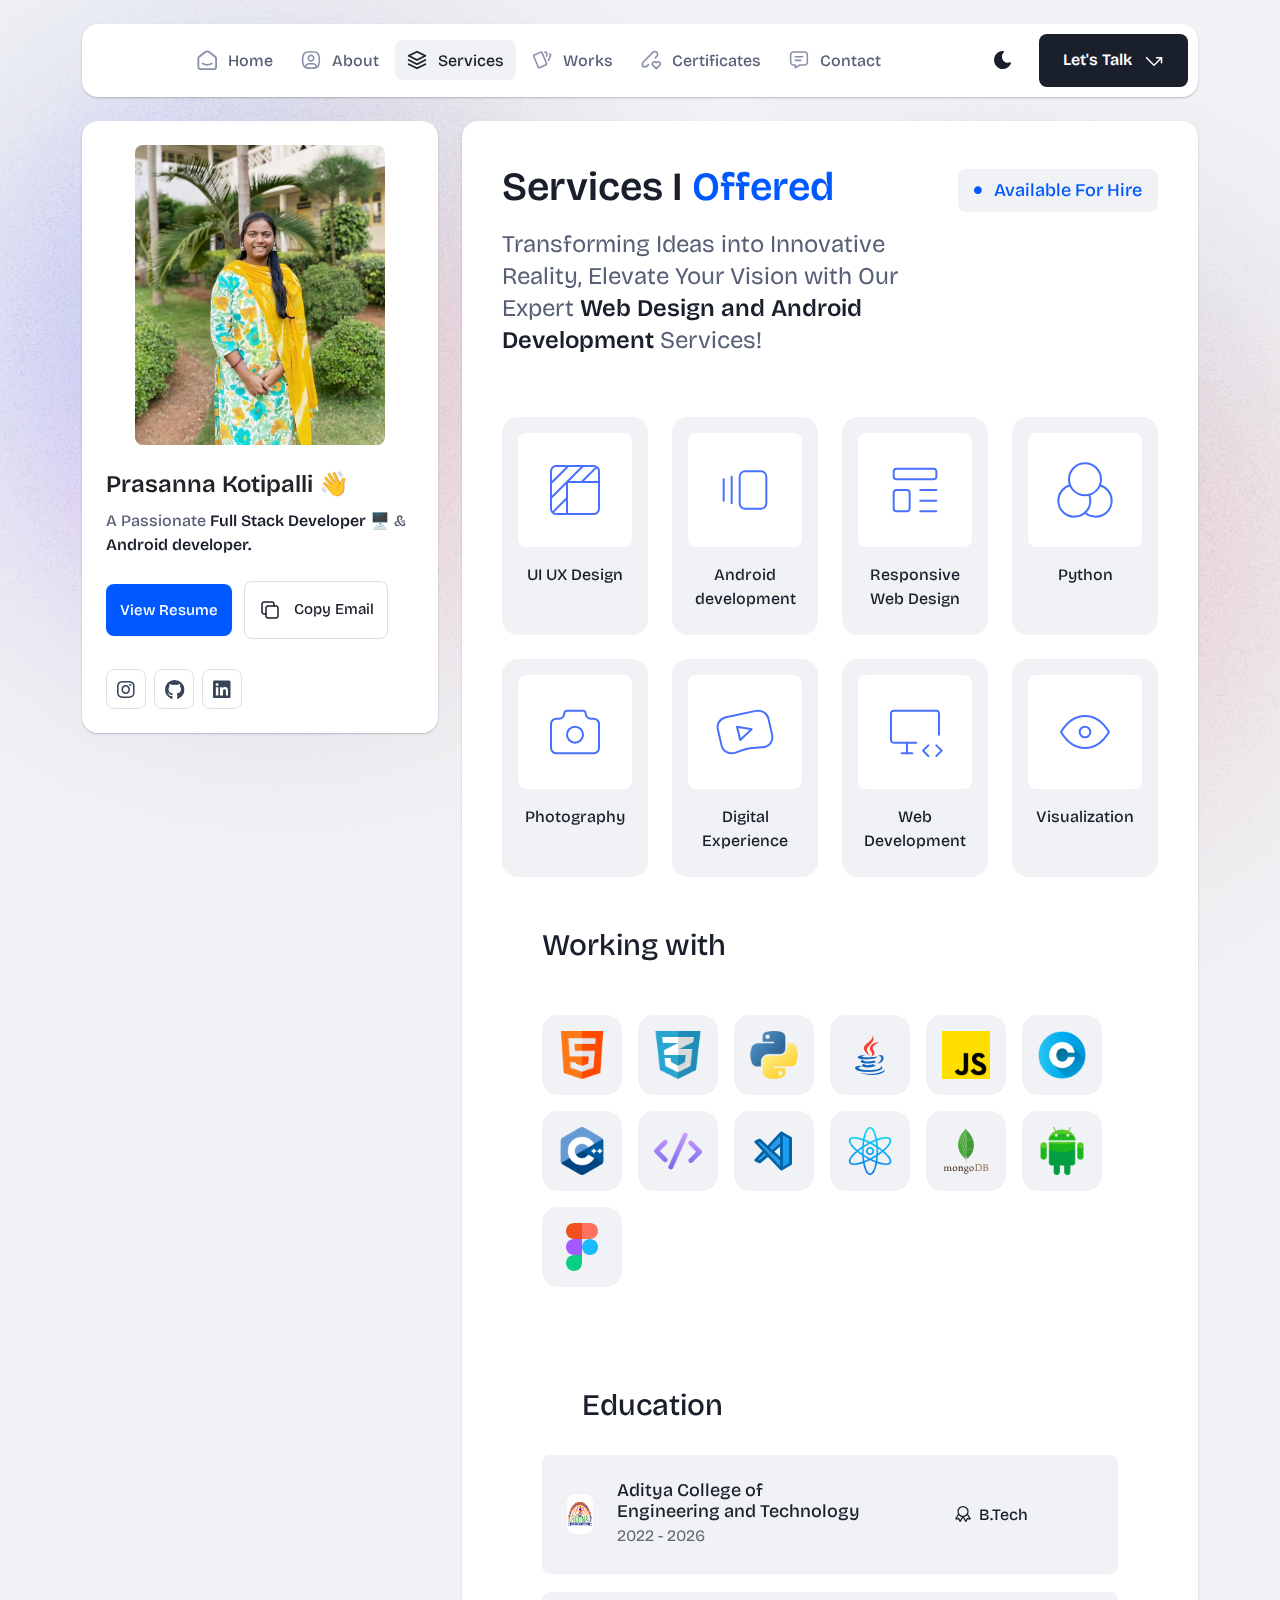
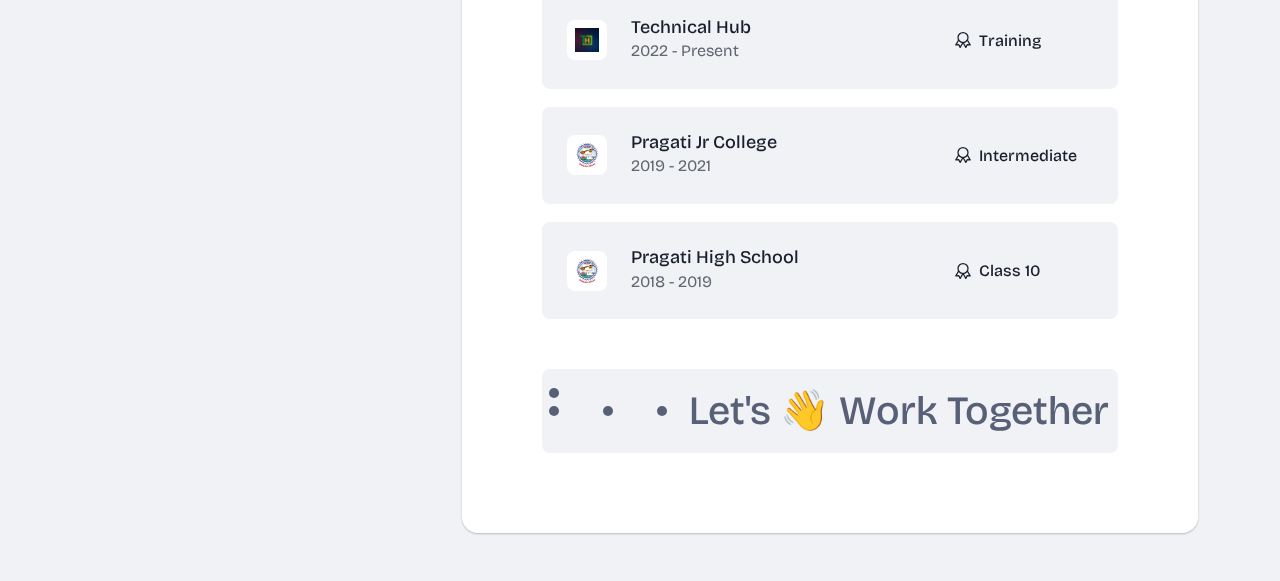
<file: main-file/services.html>
<!DOCTYPE html>
<html lang="en">

<head>
  <meta charset="UTF-8">
  <meta http-equiv="X-UA-Compatible" content="IE=edge">
  <title>Prasanna - Personal Portfolio Website</title>
  <meta name="description" content="Prasanna - Personal Portfolio Website">
  <meta name="viewport" content="width=device-width, initial-scale=1">

  <link rel="shortcut icon" type="image/x-icon" href="assets/img/favicon.svg">
  <!-- Place favicon.ico in the root directory -->

  <!-- CSS here -->
  <link rel="stylesheet" href="assets/css/bootstrap.min.css">
  <link rel="stylesheet" href="assets/fontawsome/css/all.min.css">
  <link rel="stylesheet" href="assets/fontawsome/css/fontawesome.min.css">
  <link rel="stylesheet" href="assets/css/slick.css">
  <link rel="stylesheet" href="assets/css/magnific-popup.css">
  <link rel="stylesheet" href="assets/css/style.css">
  <link rel="stylesheet" href="assets/css/responsive.css">
</head>

<body>
  <div id="page-content">
    <!-- header part start -->
    <header class="header-area">
      <nav class="navbar">
        <div class="container">
          <div class="menu-container">
<!--             <div class="logo">
              <a class="navbar-brand me-0" href="index.html">
                <svg width="24" height="24" viewBox="0 0 24 24" fill="none" xmlns="http://www.w3.org/2000/svg">
                  <path
                    d="M0 1.5C0 1.10218 0.158035 0.720644 0.43934 0.43934C0.720644 0.158035 1.10218 0 1.5 0L9 0C9.39782 0 9.77936 0.158035 10.0607 0.43934C10.342 0.720644 10.5 1.10218 10.5 1.5V22.5C10.5 22.8978 10.342 23.2794 10.0607 23.5607C9.77936 23.842 9.39782 24 9 24H1.5C1.10218 24 0.720644 23.842 0.43934 23.5607C0.158035 23.2794 0 22.8978 0 22.5V1.5ZM13.5 1.5C13.5 1.10218 13.658 0.720644 13.9393 0.43934C14.2206 0.158035 14.6022 0 15 0L22.5 0C22.8978 0 23.2794 0.158035 23.5607 0.43934C23.842 0.720644 24 1.10218 24 1.5V9C24 9.39782 23.842 9.77936 23.5607 10.0607C23.2794 10.342 22.8978 10.5 22.5 10.5H15C14.6022 10.5 14.2206 10.342 13.9393 10.0607C13.658 9.77936 13.5 9.39782 13.5 9V1.5ZM13.5 15C13.5 14.6022 13.658 14.2206 13.9393 13.9393C14.2206 13.658 14.6022 13.5 15 13.5H22.5C22.8978 13.5 23.2794 13.658 23.5607 13.9393C23.842 14.2206 24 14.6022 24 15V22.5C24 22.8978 23.842 23.2794 23.5607 23.5607C23.2794 23.842 22.8978 24 22.5 24H15C14.6022 24 14.2206 23.842 13.9393 23.5607C13.658 23.2794 13.5 22.8978 13.5 22.5V15Z"
                    class="logo-icon" />
                </svg>
                <span>P<span class="primary">K</span></span>
              </a>
            </div> -->
            <div class="navbar-main d-flex flex-grow-1">
<!--               <div class="logo inner-logo d-block d-xl-none">
                <a class="navbar-brand me-0" href="index.html">
                  <svg width="24" height="24" viewBox="0 0 24 24" fill="none" xmlns="http://www.w3.org/2000/svg">
                    <path
                      d="M0 1.5C0 1.10218 0.158035 0.720644 0.43934 0.43934C0.720644 0.158035 1.10218 0 1.5 0L9 0C9.39782 0 9.77936 0.158035 10.0607 0.43934C10.342 0.720644 10.5 1.10218 10.5 1.5V22.5C10.5 22.8978 10.342 23.2794 10.0607 23.5607C9.77936 23.842 9.39782 24 9 24H1.5C1.10218 24 0.720644 23.842 0.43934 23.5607C0.158035 23.2794 0 22.8978 0 22.5V1.5ZM13.5 1.5C13.5 1.10218 13.658 0.720644 13.9393 0.43934C14.2206 0.158035 14.6022 0 15 0L22.5 0C22.8978 0 23.2794 0.158035 23.5607 0.43934C23.842 0.720644 24 1.10218 24 1.5V9C24 9.39782 23.842 9.77936 23.5607 10.0607C23.2794 10.342 22.8978 10.5 22.5 10.5H15C14.6022 10.5 14.2206 10.342 13.9393 10.0607C13.658 9.77936 13.5 9.39782 13.5 9V1.5ZM13.5 15C13.5 14.6022 13.658 14.2206 13.9393 13.9393C14.2206 13.658 14.6022 13.5 15 13.5H22.5C22.8978 13.5 23.2794 13.658 23.5607 13.9393C23.842 14.2206 24 14.6022 24 15V22.5C24 22.8978 23.842 23.2794 23.5607 23.5607C23.2794 23.842 22.8978 24 22.5 24H15C14.6022 24 14.2206 23.842 13.9393 23.5607C13.658 23.2794 13.5 22.8978 13.5 22.5V15Z"
                      class="logo-icon" />
                  </svg>
                  <span>P<span class="primary">K</span></span>
                </a>
              </div> -->
              <ul class="navbar-info mx-auto">
                <li class="nav-item">
                  <a class="nav-link" aria-current="page" href="index.html">
                    <svg class="nav-icon" viewBox="0 0 15 15" fill="none" xmlns="http://www.w3.org/2000/svg">
                      <path
                        d="M13.475 4.92481L9.03083 1.46814C8.64082 1.16473 8.1608 1 7.66667 1C7.17254 1 6.69251 1.16473 6.3025 1.46814L1.8575 4.92481C1.59037 5.13254 1.37424 5.39858 1.22563 5.7026C1.07701 6.00662 0.99984 6.34058 1 6.67897V12.679C1 13.121 1.17559 13.5449 1.48816 13.8575C1.80072 14.17 2.22464 14.3456 2.66667 14.3456H12.6667C13.1087 14.3456 13.5326 14.17 13.8452 13.8575C14.1577 13.5449 14.3333 13.121 14.3333 12.679V6.67897C14.3333 5.99314 14.0167 5.34564 13.475 4.92481Z"
                        stroke-width="1.4" stroke-linecap="round" stroke-linejoin="round" />
                      <path d="M10.9753 10.1665C9.13359 11.2773 6.14859 11.2773 4.30859 10.1665" stroke-width="1.4"
                        stroke-linecap="round" stroke-linejoin="round" />
                    </svg>

                    <span>Home</span>
                  </a>
                </li>
                <li class="nav-item">
                  <a class="nav-link" href="about.html">
                    <svg class="nav-icon" viewBox="0 0 18 18" fill="none" xmlns="http://www.w3.org/2000/svg">
                      <path
                        d="M9 9.8335C9.66304 9.8335 10.2989 9.5701 10.7678 9.10126C11.2366 8.63242 11.5 7.99654 11.5 7.3335C11.5 6.67045 11.2366 6.03457 10.7678 5.56573C10.2989 5.09689 9.66304 4.8335 9 4.8335C8.33696 4.8335 7.70107 5.09689 7.23223 5.56573C6.76339 6.03457 6.5 6.67045 6.5 7.3335C6.5 7.99654 6.76339 8.63242 7.23223 9.10126C7.70107 9.5701 8.33696 9.8335 9 9.8335Z"
                        stroke-width="1.4" stroke-linecap="round" stroke-linejoin="round" />
                      <path
                        d="M9 1.5C15 1.5 16.5 3 16.5 9C16.5 15 15 16.5 9 16.5C3 16.5 1.5 15 1.5 9C1.5 3 3 1.5 9 1.5Z"
                        stroke-width="1.4" stroke-linecap="round" stroke-linejoin="round" />
                      <path
                        d="M4 15.7085V15.6668C4 14.7828 4.35119 13.9349 4.97631 13.3098C5.60143 12.6847 6.44928 12.3335 7.33333 12.3335H10.6667C11.5507 12.3335 12.3986 12.6847 13.0237 13.3098C13.6488 13.9349 14 14.7828 14 15.6668V15.7085"
                        stroke-width="1.4" stroke-linecap="round" stroke-linejoin="round" />
                    </svg>
                    About
                  </a>
                </li>
                <li class="nav-item">
                  <a class="nav-link active" href="services.html">
                    <svg class="nav-icon" viewBox="0 0 16 16" fill="none" xmlns="http://www.w3.org/2000/svg">
                      <path d="M7.99967 1.3335L1.33301 4.66683L7.99967 8.00016L14.6663 4.66683L7.99967 1.3335Z"
                        stroke-width="1.4" stroke-linecap="round" stroke-linejoin="round" />
                      <path d="M1.33301 8L7.99967 11.3333L14.6663 8" stroke-width="1.4" stroke-linecap="round"
                        stroke-linejoin="round" />
                      <path d="M1.33301 11.3335L7.99967 14.6668L14.6663 11.3335" stroke-width="1.4"
                        stroke-linecap="round" stroke-linejoin="round" />
                    </svg>
                    Services
                  </a>
                </li>
                <li class="nav-item">
                  <a class="nav-link" href="portfolio.html">
                    <svg class="nav-icon" viewBox="0 0 18 17" fill="none" xmlns="http://www.w3.org/2000/svg">
                      <path
                        d="M2.00326 3.99733L7.95159 1.40649C8.04974 1.36442 8.15533 1.34243 8.26212 1.34181C8.3689 1.34119 8.47473 1.36196 8.57337 1.40289C8.67201 1.44382 8.76145 1.50408 8.83642 1.58013C8.9114 1.65617 8.97039 1.74646 9.00992 1.84566L13.1133 11.764C13.1985 11.9651 13.2014 12.1917 13.1213 12.3949C13.0412 12.5982 12.8845 12.7618 12.6849 12.8507L6.73742 15.4415C6.63922 15.4837 6.53356 15.5058 6.42668 15.5065C6.3198 15.5072 6.21387 15.4864 6.11514 15.4455C6.0164 15.4046 5.92688 15.3442 5.85184 15.2681C5.7768 15.192 5.71778 15.1016 5.67826 15.0023L1.57492 5.08316C1.48963 4.88204 1.48673 4.65546 1.56684 4.45222C1.64696 4.24898 1.80367 4.08616 2.00326 3.99733Z"
                        stroke-width="1.4" stroke-linecap="round" stroke-linejoin="round" />
                      <path
                        d="M11.5 1.3335H12.3333C12.5543 1.3335 12.7663 1.42129 12.9226 1.57757C13.0789 1.73385 13.1667 1.94582 13.1667 2.16683V5.0835"
                        stroke-width="1.4" stroke-linecap="round" stroke-linejoin="round" />
                      <path
                        d="M15.6663 3C15.8863 3.09333 16.0997 3.18083 16.3063 3.2625C16.5098 3.34882 16.6706 3.51241 16.7534 3.71729C16.8362 3.92217 16.8343 4.15155 16.748 4.355L14.833 8.83334"
                        stroke-width="1.4" stroke-linecap="round" stroke-linejoin="round" />
                    </svg>
                    Works
                  </a>
                </li>
                <li class="nav-item">
                  <a class="nav-link" href="blog.html">
                    <svg class="nav-icon" viewBox="0 0 17 16" fill="none" xmlns="http://www.w3.org/2000/svg">
                      <path
                        d="M12.1663 6.16676L13.4163 4.91676C13.6352 4.69789 13.8088 4.43805 13.9273 4.15208C14.0457 3.86612 14.1067 3.55962 14.1067 3.25009C14.1067 2.94056 14.0457 2.63406 13.9273 2.3481C13.8088 2.06213 13.6352 1.80229 13.4163 1.58342C13.1975 1.36455 12.9376 1.19094 12.6517 1.07248C12.3657 0.954033 12.0592 0.893066 11.7497 0.893066C11.4401 0.893066 11.1336 0.954033 10.8477 1.07248C10.5617 1.19094 10.3019 1.36455 10.083 1.58342L1.33301 10.3334V13.6668H4.66634L6.33301 12.0001"
                        stroke-width="1.4" stroke-linecap="round" stroke-linejoin="round" />
                      <path
                        d="M13.0004 15.3335L15.7921 12.5968C15.9633 12.4307 16.0995 12.232 16.1926 12.0124C16.2857 11.7927 16.3339 11.5567 16.3343 11.3181C16.3347 11.0796 16.2873 10.8434 16.1948 10.6235C16.1024 10.4035 15.9669 10.2044 15.7963 10.0377C15.448 9.69712 14.9806 9.50602 14.4935 9.50509C14.0065 9.50415 13.5383 9.69346 13.1888 10.0327L13.0021 10.216L12.8163 10.0327C12.4681 9.69237 12.0008 9.50143 11.5139 9.50049C11.0271 9.49956 10.5591 9.68871 10.2096 10.0277C10.0383 10.1937 9.9021 10.3924 9.80891 10.612C9.71572 10.8316 9.66746 11.0677 9.667 11.3062C9.66653 11.5447 9.71386 11.781 9.80619 12.0009C9.89853 12.2209 10.034 12.4201 10.2046 12.5868L13.0004 15.3335Z"
                        stroke-width="1.4" stroke-linecap="round" stroke-linejoin="round" />
                    </svg>
                    Certificates
                  </a>
                </li>
                <li class="nav-item">
                  <a class="nav-link" href="contact.html">
                    <svg class="nav-icon" viewBox="0 0 18 17" fill="none" xmlns="http://www.w3.org/2000/svg">
                      <path d="M5.66699 5.5H12.3337" stroke-width="1.4" stroke-linecap="round"
                        stroke-linejoin="round" />
                      <path d="M5.66699 8.8335H10.667" stroke-width="1.4" stroke-linecap="round"
                        stroke-linejoin="round" />
                      <path
                        d="M14 1.3335C14.663 1.3335 15.2989 1.59689 15.7678 2.06573C16.2366 2.53457 16.5 3.17045 16.5 3.8335V10.5002C16.5 11.1632 16.2366 11.7991 15.7678 12.2679C15.2989 12.7368 14.663 13.0002 14 13.0002H9.83333L5.66667 15.5002V13.0002H4C3.33696 13.0002 2.70107 12.7368 2.23223 12.2679C1.76339 11.7991 1.5 11.1632 1.5 10.5002V3.8335C1.5 3.17045 1.76339 2.53457 2.23223 2.06573C2.70107 1.59689 3.33696 1.3335 4 1.3335H14Z"
                        stroke-width="1.4" stroke-linecap="round" stroke-linejoin="round" />
                    </svg>
                    Contact
                  </a>
                </li>
              </ul>
              <div class="header-right-info d-flex align-items-center">
                <button class="theme-control-btn">
                  <span class="dark">
                    <svg width="24" height="24" viewBox="0 0 24 24" fill="none" xmlns="http://www.w3.org/2000/svg">
                      <path
                        d="M11.8005 3C10.207 3.0003 8.64356 3.44286 7.27683 4.28049C5.91011 5.11811 4.79139 6.31937 4.04002 7.75612C3.28865 9.19288 2.93281 10.8112 3.01046 12.4386C3.08811 14.0659 3.59633 15.6411 4.48091 16.9963C5.3655 18.3514 6.59326 19.4356 8.03324 20.1333C9.47322 20.8309 11.0714 21.1157 12.6573 20.9574C14.2432 20.7991 15.7573 20.2036 17.0381 19.2344C18.319 18.2652 19.3185 16.9587 19.9301 15.4542C20.2302 14.7162 19.5111 13.9746 18.7875 14.2752C17.5475 14.7888 16.1706 14.8418 14.8963 14.425C13.622 14.0082 12.5308 13.1479 11.8126 11.9937C11.0943 10.8396 10.7943 9.4645 10.9648 8.10764C11.1353 6.75077 11.7655 5.49792 12.7458 4.5669L12.8136 4.4949C13.2986 3.9279 12.913 3.0072 12.1464 3.0072H11.9122L11.8524 3.0018L11.7996 3H11.8005Z"
                        fill="#1A1F2C" />
                    </svg>
                    <small class="theme-text d-block d-xl-none">Change appearance</small>
                  </span>
                  <span class="light">
                    <svg width="24" height="24" viewBox="0 0 24 24" fill="none" xmlns="http://www.w3.org/2000/svg">
                      <path
                        d="M12 19C12.2449 19 12.4813 19.09 12.6644 19.2527C12.8474 19.4155 12.9643 19.6397 12.993 19.883L13 20V21C12.9997 21.2549 12.9021 21.5 12.7272 21.6854C12.5522 21.8707 12.313 21.9822 12.0586 21.9972C11.8042 22.0121 11.5536 21.9293 11.3582 21.7657C11.1627 21.6021 11.0371 21.3701 11.007 21.117L11 21V20C11 19.7348 11.1054 19.4804 11.2929 19.2929C11.4804 19.1054 11.7348 19 12 19Z"
                        fill="#FD7E41" />
                      <path
                        d="M18.3127 16.9099L18.4067 16.9929L19.1067 17.6929C19.2861 17.8729 19.3902 18.1144 19.398 18.3683C19.4057 18.6223 19.3165 18.8697 19.1485 19.0602C18.9804 19.2508 18.7462 19.3702 18.4933 19.3943C18.2403 19.4184 17.9877 19.3454 17.7867 19.1899L17.6927 19.1069L16.9927 18.4069C16.8202 18.2347 16.7165 18.0053 16.7012 17.7619C16.6859 17.5186 16.76 17.278 16.9097 17.0855C17.0593 16.893 17.2741 16.7618 17.5137 16.7166C17.7533 16.6713 18.0012 16.7152 18.2107 16.8399L18.3127 16.9099Z"
                        fill="#FD7E41" />
                      <path
                        d="M7.00747 16.993C7.17965 17.1652 7.28308 17.3943 7.29836 17.6373C7.31364 17.8803 7.23972 18.1206 7.09047 18.313L7.00747 18.407L6.30747 19.107C6.12751 19.2863 5.88604 19.3905 5.63209 19.3982C5.37814 19.406 5.13076 19.3168 4.94019 19.1487C4.74963 18.9807 4.63017 18.7464 4.60607 18.4935C4.58198 18.2406 4.65506 17.988 4.81047 17.787L4.89347 17.693L5.59347 16.993C5.781 16.8055 6.03531 16.7002 6.30047 16.7002C6.56563 16.7002 6.81994 16.8055 7.00747 16.993Z"
                        fill="#FD7E41" />
                      <path
                        d="M3.99987 11C4.25475 11.0003 4.4999 11.0979 4.68524 11.2728C4.87057 11.4478 4.9821 11.687 4.99704 11.9414C5.01198 12.1958 4.92919 12.4464 4.7656 12.6418C4.60201 12.8373 4.36996 12.9629 4.11687 12.993L3.99987 13H2.99987C2.74499 12.9997 2.49984 12.9021 2.3145 12.7272C2.12916 12.5522 2.01763 12.313 2.0027 12.0586C1.98776 11.8042 2.07054 11.5536 2.23413 11.3582C2.39772 11.1627 2.62977 11.0371 2.88287 11.007L2.99987 11H3.99987Z"
                        fill="#FD7E41" />
                      <path
                        d="M20.9999 11C21.2547 11.0003 21.4999 11.0979 21.6852 11.2728C21.8706 11.4478 21.9821 11.687 21.997 11.9414C22.012 12.1958 21.9292 12.4464 21.7656 12.6418C21.602 12.8373 21.37 12.9629 21.1169 12.993L20.9999 13H19.9999C19.745 12.9997 19.4998 12.9021 19.3145 12.7272C19.1292 12.5522 19.0176 12.313 19.0027 12.0586C18.9878 11.8042 19.0705 11.5536 19.2341 11.3582C19.3977 11.1627 19.6298 11.0371 19.8829 11.007L19.9999 11H20.9999Z"
                        fill="#FD7E41" />
                      <path
                        d="M6.21264 4.80985L6.30664 4.89285L7.00664 5.59285C7.18599 5.77281 7.29011 6.01429 7.29787 6.26824C7.30562 6.52219 7.21642 6.76957 7.04839 6.96013C6.88036 7.1507 6.64609 7.27016 6.39316 7.29425C6.14024 7.31834 5.88763 7.24526 5.68664 7.08985L5.59264 7.00685L4.89264 6.30685C4.72073 6.13453 4.61757 5.90543 4.6025 5.66248C4.58744 5.41954 4.6615 5.17945 4.8108 4.98721C4.9601 4.79497 5.1744 4.66378 5.41351 4.61824C5.65262 4.57271 5.90013 4.61594 6.10964 4.73985L6.21264 4.80985Z"
                        fill="#FD7E41" />
                      <path
                        d="M19.1071 4.89288C19.2793 5.06508 19.3827 5.29418 19.398 5.5372C19.4132 5.78023 19.3393 6.02048 19.1901 6.21288L19.1071 6.30688L18.4071 7.00688C18.2271 7.18623 17.9856 7.29036 17.7317 7.29811C17.4777 7.30587 17.2304 7.21667 17.0398 7.04864C16.8492 6.8806 16.7298 6.64633 16.7057 6.39341C16.6816 6.14049 16.7547 5.88788 16.9101 5.68688L16.9931 5.59288L17.6931 4.89288C17.8806 4.70541 18.1349 4.6001 18.4001 4.6001C18.6652 4.6001 18.9196 4.70541 19.1071 4.89288Z"
                        fill="#FD7E41" />
                      <path
                        d="M12 2C12.2449 2.00003 12.4813 2.08996 12.6644 2.25272C12.8474 2.41547 12.9643 2.63975 12.993 2.883L13 3V4C12.9997 4.25488 12.9021 4.50003 12.7272 4.68537C12.5522 4.8707 12.313 4.98223 12.0586 4.99717C11.8042 5.01211 11.5536 4.92933 11.3582 4.76573C11.1627 4.60214 11.0371 4.3701 11.007 4.117L11 4V3C11 2.73478 11.1054 2.48043 11.2929 2.29289C11.4804 2.10536 11.7348 2 12 2Z"
                        fill="#FD7E41" />
                      <path
                        d="M12 7C12.9797 6.99994 13.9378 7.28769 14.7553 7.8275C15.5729 8.36731 16.2138 9.1354 16.5986 10.0364C16.9833 10.9373 17.0949 11.9315 16.9195 12.8953C16.7441 13.8592 16.2893 14.7502 15.6118 15.4579C14.9343 16.1655 14.0638 16.6585 13.1085 16.8756C12.1532 17.0928 11.1552 17.0245 10.2383 16.6793C9.3215 16.334 8.52629 15.7271 7.95146 14.9338C7.37663 14.1405 7.04752 13.1958 7.005 12.217L7 12L7.005 11.783C7.06092 10.4958 7.61161 9.27978 8.54222 8.38866C9.47284 7.49754 10.7115 7.00007 12 7Z"
                        fill="#FD7E41" />
                    </svg>
                    <small class="theme-text d-block d-xl-none">Change appearance</small>
                  </span>
                </button>
                <a href="contact.html" class="lets-talk-btn">
                  Let's Talk
                  <svg class="icon" width="20" height="20" viewBox="0 0 20 20" fill="none"
                    xmlns="http://www.w3.org/2000/svg">
                    <path d="M17.5 11.6665V6.6665H12.5" stroke="white" stroke-width="1.5" stroke-linecap="round"
                      stroke-linejoin="round" />
                    <path d="M17.5 6.6665L10 14.1665L2.5 6.6665" stroke="white" stroke-width="1.5"
                      stroke-linecap="round" stroke-linejoin="round" />
                  </svg>
                </a>
              </div>
            </div>
            <div class="mobile-menu-overlay d-block d-lg-none"></div>
            <div class="mobile-menu-control-bar d-block d-xl-none">
              <button class="mobile-menu-control-bar">
                <i class="fas fa-bars"></i>
              </button>
            </div>
          </div>
        </div>
      </nav>
    </header>
    <!-- header part end -->

    <!-- main area part start -->
    <main>

      <section class="content-box-area mt-4">
        <div class="container">
          <div class="row g-4">
            <div class="col-xl-4">
              <div class="card profile-card">
                <div class="card-body">
                  <div class="image text-center">
                    <img src="assets/picture.jpg" alt="profile">
                  </div>
                  <div class="text">
                    <h3 class="card-title">Prasanna Kotipalli 👋</h3>
                    <p>A Passionate <span>Full Stack Developer</span> 🖥️ & <span>Android developer.</span></p>
                    <div class="common-button-groups">
                      <a class="btn btn-call" href="./assets/Kotipalli_Prasanna_Resume.pdf" target="_blank">View Resume</a>
                      <button class="btn btn-copy" data-clipboard-text="prasannakp2003@gmail.com">
                        <svg class="icon" width="24" height="24" viewBox="0 0 24 24" fill="none"
                          xmlns="http://www.w3.org/2000/svg">
                          <path
                            d="M8 10C8 9.46957 8.21071 8.96086 8.58579 8.58579C8.96086 8.21071 9.46957 8 10 8H18C18.5304 8 19.0391 8.21071 19.4142 8.58579C19.7893 8.96086 20 9.46957 20 10V18C20 18.5304 19.7893 19.0391 19.4142 19.4142C19.0391 19.7893 18.5304 20 18 20H10C9.46957 20 8.96086 19.7893 8.58579 19.4142C8.21071 19.0391 8 18.5304 8 18V10Z"
                            stroke-width="1.5" stroke-linecap="round" stroke-linejoin="round" />
                          <path
                            d="M16 8V6C16 5.46957 15.7893 4.96086 15.4142 4.58579C15.0391 4.21071 14.5304 4 14 4H6C5.46957 4 4.96086 4.21071 4.58579 4.58579C4.21071 4.96086 4 5.46957 4 6V14C4 14.5304 4.21071 15.0391 4.58579 15.4142C4.96086 15.7893 5.46957 16 6 16H8"
                            stroke-width="1.5" stroke-linecap="round" stroke-linejoin="round" />
                        </svg>
                        Copy Email
                      </button>
                    </div>
                    <div class="social-media-icon">
                      <ul class="list-unstyled">
                        <li><a href="https://www.instagram.com/prasanna_.12/" target="_blank"><i class="fab fa-instagram"></i></a></li>
                        <li><a href="https://github.com/Prasanna12102" target="_blank"><i class="fab fa-github"></i></a></li>
                        <li><a href="www.linkedin.com/in/prasanna-kotipalli-b2a75825b" target="_blank"><i class="fab fa-linkedin"></i></a></li>
                      </ul>
                    </div>
                  </div>
                </div>
              </div>
            </div>
            <div class="col-xl-8">
              <div class="card content-box-card">
                <div class="card-body">
                  <div class="top-info">
                    <div class="text">
                      <h1 class="main-title">Services I <span>Offered</span></h1>
                      <p>Transforming Ideas into Innovative Reality, Elevate Your Vision with Our Expert <b>Web
                          Design and Android Development</b> Services!</p>
                    </div>
                    <div class="available-btn">
                      <span><i class="fas fa-circle"></i> Available For Hire</span>
                    </div>
                  </div>
                  <div class="services">
                    <div class="row g-4">
                      <div class="col-md-3 col-sm-6 col-6">
                        <div class="services-item text-center">
                          <div class="image">
                            <img src="assets/img/icons/ui-ux.svg" alt="ui-ux">
                          </div>
                          <div class="text">
                            <h3 class="title">UI UX Design</h3>
                          </div>
                        </div>
                      </div>
                      <div class="col-md-3 col-sm-6 col-6">
                        <div class="services-item text-center">
                          <div class="image">
                            <img src="assets/img/icons/app.svg" alt="app">
                          </div>
                          <div class="text">
                            <h3 class="title">Android development</h3>
                          </div>
                        </div>
                      </div>
                      <div class="col-md-3 col-sm-6 col-6">
                        <div class="services-item text-center">
                          <div class="image">
                            <img src="assets/img/icons/prd-design.svg" alt="prd-design">
                          </div>
                          <div class="text">
                            <h3 class="title">Responsive Web Design</h3>
                          </div>
                        </div>
                      </div>
                      <div class="col-md-3 col-sm-6 col-6">
                        <div class="services-item text-center">
                          <div class="image">
                            <img src="assets/img/icons/branding.svg" alt="branding">
                          </div>
                          <div class="text">
                            <h3 class="title">Python</h3>
                          </div>
                        </div>
                      </div>
                      <div class="col-md-3 col-sm-6 col-6">
                        <div class="services-item text-center">
                          <div class="image">
                            <img src="assets/img/icons/camera.svg" alt="camera">
                          </div>
                          <div class="text">
                            <h3 class="title">Photography</h3>
                          </div>
                        </div>
                      </div>
                      <div class="col-md-3 col-sm-6 col-6">
                        <div class="services-item text-center">
                          <div class="image">
                            <img src="assets/img/icons/youtube.svg" alt="youtube">
                          </div>
                          <div class="text">
                            <h3 class="title">Digital Experience</h3>
                          </div>
                        </div>
                      </div>
                      <div class="col-md-3 col-sm-6 col-6">
                        <div class="services-item text-center">
                          <div class="image">
                            <img src="assets/img/icons/web-development.svg" alt="web-development">
                          </div>
                          <div class="text">
                            <h3 class="title">Web Development</h3>
                          </div>
                        </div>
                      </div>
                      <div class="col-md-3 col-sm-6 col-6">
                        <div class="services-item text-center">
                          <div class="image">
                            <img src="assets/img/icons/view.svg" alt="view">
                          </div>
                          <div class="text">
                            <h3 class="title">Visualization</h3>
                          </div>
                        </div>
                      </div>
                    </div>
                    <!-- <div class="block-image">
                      <img src="assets/img/blog/blog-img-1.jpg" alt="blog-img-1" class="img-fluid w-100">
                    </div> -->
                  </div>
                  <div class="working-with-area">
                    <h2 class="main-common-title">Working with
                    </h2>
                    <div class="working-with-main">
                      <div class="items">
                        <img src="assets/html.png" alt="HTML">
                      </div>
                      <div class="items">
                        <img src="assets/text.png" alt="CSS">
                      </div>
                      <div class="items">
                        <img src="assets/python.png" alt="Python">
                      </div>
                      <div class="items">
                        <img src="assets/icons8-java-48.png" alt="Java">
                      </div>
                      <div class="items">
                        <img src="assets/js.png" alt="JavaScript">
                      </div>
                      <div class="items">
                        <img src="assets/letter-c.png" alt="C">
                      </div>
                      <div class="items">
                        <img src="assets/c-.png" alt="C++">
                      </div>
                      <div class="items">
                        <img src="assets/code.png" alt="Code">
                      </div>
                      <div class="items">
                        <img src="assets/visual-studio-code.svg" alt="Visual studio">
                      </div>
                      <div class="items">
                        <img src="assets/atom.png" alt="React and React Native">
                      </div>
                      <div class="items">
                        <img src="assets/mongodb.png.svg" alt="MongoDB">
                      </div>
                      <div class="items">
                        <img src="assets/android.png" alt="Android">
                      </div>
                      <div class="items">
                        <img src="assets/img/icons/figma.svg" alt="figma">
                      </div>
                    </div>
                  </div>
                  <!-- <div class="client-feedback">
                    <h2 class="main-common-title">Trusted By 1200+ Clients
                    </h2>
                    <div class="row client-feedback-slider">
                      <div class="col-lg-6">
                        <div class="feedback-item">
                          <div class="feedback-top-info">
                            <div class="rating">
                              <i class="fas fa-star"></i>
                              <i class="fas fa-star"></i>
                              <i class="fas fa-star"></i>
                              <i class="fas fa-star"></i>
                              <i class="fas fa-star"></i>
                            </div>
                            <div class="website">
                              <a href="#">Framer.com
                                <svg class="arrow-up" width="14" height="15" viewBox="0 0 14 15" fill="none"
                                  xmlns="http://www.w3.org/2000/svg">
                                  <path d="M9.91634 4.5835L4.08301 10.4168" stroke-linecap="round"
                                    stroke-linejoin="round" />
                                  <path d="M4.66699 4.5835H9.91699V9.8335" stroke-linecap="round"
                                    stroke-linejoin="round" />
                                </svg>
                              </a>
                            </div>
                          </div>
                          <div class="details">
                            <p>
                              "We've been using BentoFolio for over a year now, and I must say, it's been a game-changer
                              for us. The user interface is intuitive and the feature.
                            </p>
                          </div>
                          <div class="designation">
                            <p><span>Oliver Clain</span> - Product Designer</p>
                          </div>
                        </div>
                      </div>
                      <div class="col-lg-6">
                        <div class="feedback-item">
                          <div class="feedback-top-info">
                            <div class="rating">
                              <i class="fas fa-star"></i>
                              <i class="fas fa-star"></i>
                              <i class="fas fa-star"></i>
                              <i class="fas fa-star"></i>
                              <i class="fas fa-star"></i>
                            </div>
                            <div class="website">
                              <a href="#">Framer.com
                                <svg class="arrow-up" width="14" height="15" viewBox="0 0 14 15" fill="none"
                                  xmlns="http://www.w3.org/2000/svg">
                                  <path d="M9.91634 4.5835L4.08301 10.4168" stroke-linecap="round"
                                    stroke-linejoin="round" />
                                  <path d="M4.66699 4.5835H9.91699V9.8335" stroke-linecap="round"
                                    stroke-linejoin="round" />
                                </svg>
                              </a>
                            </div>
                          </div>
                          <div class="details">
                            <p>
                              "We've been using BentoFolio for over a year now, and I must say, it's been a game-changer
                              for us. The user interface is intuitive and the feature.
                            </p>
                          </div>
                          <div class="designation">
                            <p><span>Oliver Clain</span> - Product Designer</p>
                          </div>
                        </div>
                      </div>
                      <div class="col-lg-6">
                        <div class="feedback-item">
                          <div class="feedback-top-info">
                            <div class="rating">
                              <i class="fas fa-star"></i>
                              <i class="fas fa-star"></i>
                              <i class="fas fa-star"></i>
                              <i class="fas fa-star"></i>
                              <i class="fas fa-star"></i>
                            </div>
                            <div class="website">
                              <a href="#">Framer.com
                                <svg class="arrow-up" width="14" height="15" viewBox="0 0 14 15" fill="none"
                                  xmlns="http://www.w3.org/2000/svg">
                                  <path d="M9.91634 4.5835L4.08301 10.4168" stroke-linecap="round"
                                    stroke-linejoin="round" />
                                  <path d="M4.66699 4.5835H9.91699V9.8335" stroke-linecap="round"
                                    stroke-linejoin="round" />
                                </svg>
                              </a>
                            </div>
                          </div>
                          <div class="details">
                            <p>
                              "We've been using BentoFolio for over a year now, and I must say, it's been a game-changer
                              for us. The user interface is intuitive and the feature.
                            </p>
                          </div>
                          <div class="designation">
                            <p><span>Oliver Clain</span> - Product Designer</p>
                          </div>
                        </div>
                      </div>
                    </div>
                  </div> -->
                  <div class="awards-recognitions">
                    <h2 class="main-common-title">Education
                    </h2>
                    <div class="awards-recognitions-main">
                      <ul class="list-unstyled">
                        <li>
                          <a href="#" class="d-block w-100">
                            <div class="awards-item">
                              <div class="award-name">
                                <div class="icon">
                                  <img src="assets/aditya-logo.png" alt="adobe">
                                </div>
                                <div class="text">
                                  <h4 class="title">Aditya College of Engineering and Technology</h4>
                                  <p class="year">2022 - 2026</p>
                                </div>
                              </div>
                              <div class="winner-tag">
                                <h4 class="title">
                                  <svg class="icon" width="24" height="24" viewBox="0 0 24 24" fill="none"
                                    xmlns="http://www.w3.org/2000/svg">
                                    <path
                                      d="M6 9C6 10.5913 6.63214 12.1174 7.75736 13.2426C8.88258 14.3679 10.4087 15 12 15C13.5913 15 15.1174 14.3679 16.2426 13.2426C17.3679 12.1174 18 10.5913 18 9C18 7.4087 17.3679 5.88258 16.2426 4.75736C15.1174 3.63214 13.5913 3 12 3C10.4087 3 8.88258 3.63214 7.75736 4.75736C6.63214 5.88258 6 7.4087 6 9Z"
                                      stroke-width="1.5" stroke-linecap="round" stroke-linejoin="round" />
                                    <path d="M12 15L15.4 20.89L16.998 17.657L20.596 17.889L17.196 12" stroke-width="1.5"
                                      stroke-linecap="round" stroke-linejoin="round" />
                                    <path d="M6.80234 12L3.40234 17.89L7.00034 17.657L8.59834 20.889L11.9983 15"
                                      stroke-width="1.5" stroke-linecap="round" stroke-linejoin="round" />
                                  </svg>
                                  B.Tech
                                </h4>
                              </div>
                              <!-- <div class="project-btn">
                                <span>
                                  Visit
                                  <svg class="arrow-up" width="14" height="15" viewBox="0 0 14 15" fill="none"
                                    xmlns="acet.ac.in">
                                    <path d="M9.91634 4.5835L4.08301 10.4168" stroke-linecap="round"
                                      stroke-linejoin="round" />
                                    <path d="M4.66699 4.5835H9.91699V9.8335" stroke-linecap="round"
                                      stroke-linejoin="round" />
                                  </svg>
                                </span>
                              </div> -->
                            </div>
                          </a>
                        </li>
                        <li>
                          <a href="#" class="d-block w-100">
                            <div class="awards-item">
                              <div class="award-name">
                                <div class="icon">
                                  <img src="assets/Thub-logo.jpg" alt="dribbble">
                                </div>
                                <div class="text">
                                  <h4 class="title">Technical Hub</h4>
                                  <p class="year">2022 - Present</p>
                                </div>
                              </div>
                              <div class="winner-tag">
                                <h4 class="title">
                                  <svg class="icon" width="24" height="24" viewBox="0 0 24 24" fill="none"
                                    xmlns="http://www.w3.org/2000/svg">
                                    <path
                                      d="M6 9C6 10.5913 6.63214 12.1174 7.75736 13.2426C8.88258 14.3679 10.4087 15 12 15C13.5913 15 15.1174 14.3679 16.2426 13.2426C17.3679 12.1174 18 10.5913 18 9C18 7.4087 17.3679 5.88258 16.2426 4.75736C15.1174 3.63214 13.5913 3 12 3C10.4087 3 8.88258 3.63214 7.75736 4.75736C6.63214 5.88258 6 7.4087 6 9Z"
                                      stroke-width="1.5" stroke-linecap="round" stroke-linejoin="round" />
                                    <path d="M12 15L15.4 20.89L16.998 17.657L20.596 17.889L17.196 12" stroke-width="1.5"
                                      stroke-linecap="round" stroke-linejoin="round" />
                                    <path d="M6.80234 12L3.40234 17.89L7.00034 17.657L8.59834 20.889L11.9983 15"
                                      stroke-width="1.5" stroke-linecap="round" stroke-linejoin="round" />
                                  </svg>
                                  Training
                                </h4>
                              </div>
                              <!-- <div class="project-btn">
                                <span>
                                  View Project
                                  <svg class="arrow-up" width="14" height="15" viewBox="0 0 14 15" fill="none"
                                    xmlns="http://www.w3.org/2000/svg">
                                    <path d="M9.91634 4.5835L4.08301 10.4168" stroke-linecap="round"
                                      stroke-linejoin="round" />
                                    <path d="M4.66699 4.5835H9.91699V9.8335" stroke-linecap="round"
                                      stroke-linejoin="round" />
                                  </svg>
                                </span>
                              </div> -->
                            </div>
                          </a>
                        </li>
                        <li>
                          <a href="#" class="d-block w-100">
                            <div class="awards-item">
                              <div class="award-name">
                                <div class="icon">
                                  <img src="assets/prag-logo.jpg" alt="awwwards">
                                </div>
                                <div class="text">
                                  <h4 class="title">Pragati Jr College</h4>
                                  <p class="year">2019 - 2021</p>
                                </div>
                              </div>
                              <div class="winner-tag">
                                <h4 class="title">
                                  <svg class="icon" width="24" height="24" viewBox="0 0 24 24" fill="none"
                                    xmlns="http://www.w3.org/2000/svg">
                                    <path
                                      d="M6 9C6 10.5913 6.63214 12.1174 7.75736 13.2426C8.88258 14.3679 10.4087 15 12 15C13.5913 15 15.1174 14.3679 16.2426 13.2426C17.3679 12.1174 18 10.5913 18 9C18 7.4087 17.3679 5.88258 16.2426 4.75736C15.1174 3.63214 13.5913 3 12 3C10.4087 3 8.88258 3.63214 7.75736 4.75736C6.63214 5.88258 6 7.4087 6 9Z"
                                      stroke-width="1.5" stroke-linecap="round" stroke-linejoin="round" />
                                    <path d="M12 15L15.4 20.89L16.998 17.657L20.596 17.889L17.196 12" stroke-width="1.5"
                                      stroke-linecap="round" stroke-linejoin="round" />
                                    <path d="M6.80234 12L3.40234 17.89L7.00034 17.657L8.59834 20.889L11.9983 15"
                                      stroke-width="1.5" stroke-linecap="round" stroke-linejoin="round" />
                                  </svg>
                                  Intermediate
                                </h4>
                              </div>
                              <!-- <div class="project-btn">
                                <span>
                                  View Project
                                  <svg class="arrow-up" width="14" height="15" viewBox="0 0 14 15" fill="none"
                                    xmlns="http://www.w3.org/2000/svg">
                                    <path d="M9.91634 4.5835L4.08301 10.4168" stroke-linecap="round"
                                      stroke-linejoin="round" />
                                    <path d="M4.66699 4.5835H9.91699V9.8335" stroke-linecap="round"
                                      stroke-linejoin="round" />
                                  </svg>
                                </span>
                              </div> -->
                            </div>
                          </a>
                        </li>
                        <li>
                          <a href="#" class="d-block w-100">
                            <div class="awards-item">
                              <div class="award-name">
                                <div class="icon">
                                  <img src="assets/prag-logo.jpg" alt="behance">
                                </div>
                                <div class="text">
                                  <h4 class="title">Pragati High School</h4>
                                  <p class="year">2018 - 2019</p>
                                </div>
                              </div>
                              <div class="winner-tag">
                                <h4 class="title">
                                  <svg class="icon" width="24" height="24" viewBox="0 0 24 24" fill="none"
                                    xmlns="http://www.w3.org/2000/svg">
                                    <path
                                      d="M6 9C6 10.5913 6.63214 12.1174 7.75736 13.2426C8.88258 14.3679 10.4087 15 12 15C13.5913 15 15.1174 14.3679 16.2426 13.2426C17.3679 12.1174 18 10.5913 18 9C18 7.4087 17.3679 5.88258 16.2426 4.75736C15.1174 3.63214 13.5913 3 12 3C10.4087 3 8.88258 3.63214 7.75736 4.75736C6.63214 5.88258 6 7.4087 6 9Z"
                                      stroke-width="1.5" stroke-linecap="round" stroke-linejoin="round" />
                                    <path d="M12 15L15.4 20.89L16.998 17.657L20.596 17.889L17.196 12" stroke-width="1.5"
                                      stroke-linecap="round" stroke-linejoin="round" />
                                    <path d="M6.80234 12L3.40234 17.89L7.00034 17.657L8.59834 20.889L11.9983 15"
                                      stroke-width="1.5" stroke-linecap="round" stroke-linejoin="round" />
                                  </svg>
                                  Class 10
                                </h4>
                              </div>
                  </div>
                  <!-- <div class="frequently-asked-questions">
                    <h2 class="main-common-title">Frequently Asked Questions
                    </h2>
                    <div class="frequently-asked-questions-main">
                      <div class="accordion" id="accordionExample">
                        <div class="accordion-item">
                          <h4 class="accordion-header" id="headingOne">
                            <button class="accordion-button" type="button" data-bs-toggle="collapse"
                              data-bs-target="#collapseOne" aria-expanded="true" aria-controls="collapseOne">
                              What does a product designer need to know?
                              <span class="ms-auto">
                                <span class="icon ms-4">
                                  <img class="icon-plus" src="assets/img/icons/plus.svg" alt="plus">
                                  <img class="icon-minus d-none" src="assets/img/icons/minus.svg" alt="minus">
                                </span>
                              </span>
                            </button>
                          </h4>
                          <div id="collapseOne" class="accordion-collapse collapse show" aria-labelledby="headingOne"
                            data-bs-parent="#accordionExample">
                            <div class="accordion-body">
                              <p>I'm here to help if you're searching for a product designer to bring your idea to life
                                or a design partner to help take your business to the next level.</p>
                            </div>
                          </div>
                        </div>
                        <div class="accordion-item">
                          <h4 class="accordion-header" id="headingTwo">
                            <button class="accordion-button collapsed" type="button" data-bs-toggle="collapse"
                              data-bs-target="#collapseTwo" aria-expanded="false" aria-controls="collapseTwo">
                              What does a product designer need to know?
                              <span class="ms-auto">
                                <span class="icon ms-4">
                                  <img class="icon-plus" src="assets/img/icons/plus.svg" alt="plus">
                                  <img class="icon-minus d-none" src="assets/img/icons/minus.svg" alt="minus">
                                </span>
                              </span>
                            </button>
                          </h4>
                          <div id="collapseTwo" class="accordion-collapse collapse" aria-labelledby="headingTwo"
                            data-bs-parent="#accordionExample">
                            <div class="accordion-body">
                              <p>I'm here to help if you're searching for a product designer to bring your idea to life
                                or
                                a design partner to help take your business to the next level.</p>
                            </div>
                          </div>
                        </div>
                        <div class="accordion-item">
                          <h4 class="accordion-header" id="headingThree">
                            <button class="accordion-button collapsed" type="button" data-bs-toggle="collapse"
                              data-bs-target="#collapseThree" aria-expanded="false" aria-controls="collapseThree">
                              What does a product designer need to know?
                              <span class="ms-auto">
                                <span class="icon ms-4">
                                  <img class="icon-plus" src="assets/img/icons/plus.svg" alt="plus">
                                  <img class="icon-minus d-none" src="assets/img/icons/minus.svg" alt="minus">
                                </span>
                              </span>
                            </button>
                          </h4>
                          <div id="collapseThree" class="accordion-collapse collapse" aria-labelledby="headingThree"
                            data-bs-parent="#accordionExample">
                            <div class="accordion-body">
                              <p>I'm here to help if you're searching for a product designer to bring your idea to life
                                or
                                a design partner to help take your business to the next level.</p>
                            </div>
                          </div>
                        </div>
                        <div class="accordion-item">
                          <h4 class="accordion-header" id="headingFour">
                            <button class="accordion-button collapsed" type="button" data-bs-toggle="collapse"
                              data-bs-target="#collapseFour" aria-expanded="false" aria-controls="collapseFour">
                              What does a product designer need to know?
                              <span class="ms-auto">
                                <span class="icon ms-4">
                                  <img class="icon-plus" src="assets/img/icons/plus.svg" alt="plus">
                                  <img class="icon-minus d-none" src="assets/img/icons/minus.svg" alt="minus">
                                </span>
                              </span>
                            </button>
                          </h4>
                          <div id="collapseFour" class="accordion-collapse collapse" aria-labelledby="headingFour"
                            data-bs-parent="#accordionExample">
                            <div class="accordion-body">
                              <p>I'm here to help if you're searching for a product designer to bring your idea to life
                                or
                                a design partner to help take your business to the next level.</p>
                            </div>
                          </div>
                        </div>
                        <div class="accordion-item">
                          <h4 class="accordion-header" id="headingFive">
                            <button class="accordion-button collapsed" type="button" data-bs-toggle="collapse"
                              data-bs-target="#collapseFive" aria-expanded="false" aria-controls="collapseFive">
                              What does a product designer need to know?
                              <span class="ms-auto">
                                <span class="icon ms-4">
                                  <img class="icon-plus" src="assets/img/icons/plus.svg" alt="plus">
                                  <img class="icon-minus d-none" src="assets/img/icons/minus.svg" alt="minus">
                                </span>
                              </span>
                            </button>
                          </h4>
                          <div id="collapseFive" class="accordion-collapse collapse" aria-labelledby="headingFive"
                            data-bs-parent="#accordionExample">
                            <div class="accordion-body">
                              <p>I'm here to help if you're searching for a product designer to bring your idea to life
                                or
                                a design partner to help take your business to the next level.</p>
                            </div>
                          </div>
                        </div>
                      </div>
                    </div>
                  </div> -->
                  <div class="work-together-slider">
                    <div class="slider-main d-flex gap-4 align-items-center">
                      <div class="slider-item">
                        <a href="contact.html">Let's 👋 Work Together</a>
                        <a href="contact.html">Let's 👋 Work Together</a>
                      </div>
                      <div class="slider-item">
                        <a href="contact.html">Let's 👋 Work Together</a>
                        <a href="contact.html">Let's 👋 Work Together</a>
                      </div>
                    </div>
                  </div>
                </div>
              </div>
            </div>
          </div>
        </div>
      </section>

      <!-- background shape area start -->
      <div class="background-shapes">
        <div class="shape-1 common-shape">
          <img src="assets/img/bg/banner-shape-1.png" alt="banner-shape-1">
        </div>
        <div class="shape-2 common-shape">
          <img src="assets/img/bg/banner-shape-1.png" alt="banner-shape-1">
        </div>
        <div class="threed-shape-1 move-with-cursor" data-value="1">
          <img src="assets/img/bg/object-3d-1.png" alt="object-3d-1">
        </div>
        <div class="threed-shape-2 move-with-cursor" data-value="1">
          <img src="assets/img/bg/object-3d-2.png" alt="object-3d-2">
        </div>
      </div>
      <!-- background shape area end -->
    </main>
    <!-- main area part end -->

    <!-- footer part start -->
    <footer class="footer-area">
      <div class="container">
        <div class="text text-center">
          <!-- <p>@ BentoFolio 2024, Design By <a href="#">MarvelTheme</a></p> -->
        </div>
      </div>
    </footer>
    <!-- footer part end -->
  </div>

  <!-- JS here -->
  <script src="assets/js/vendor/jquery-3.6.0.min.js"></script>
  <script src="assets/js/bootstrap.bundle.min.js"></script>
  <script src="assets/js/jquery.magnific-popup.min.js"></script>
  <script src="assets/js/ajax-form.js"></script>
  <script src="assets/js/clipboard.min.js"></script>
  <script src="assets/js/slick.min.js"></script>
  <script src="assets/js/script.js"></script>
</body>


</html>
</file>
<file: main-file/assets/css/responsive.css>
@media (max-width:1399.98px) {
  .common-button-groups .btn {
    padding: 16px 13px;
    font-size: 15px;
  }

  .card-title {
    gap: 15px;
  }

  .background-shapes .threed-shape-1 {
    display: none;
  }

  .background-shapes .threed-shape-2 {
    display: none;
  }

  .work-experiance-card .work-experiance-slider li {
    display: flex !important;
    gap: 5px;
  }

  .work-experiance-card .work-experiance-slider li .date {
    margin-right: 30px;
  }

  .content-box-card .working-with-area .working-with-main {
    gap: 16px;
  }

  .article-publications-item .text .title {
    font-size: 20px;
  }

  .services .services-item {
    height: 100%;
  }

  .content-box-card .frequently-asked-questions .accordion-button {
    font-size: 18px;
    line-height: 1.5em;
  }

  .content-box-card .frequently-asked-questions .accordion-button {
    padding: 20px 24px;
  }

  .content-box-card .frequently-asked-questions .accordion-body p {
    font-size: 16px;
  }

  .portfolio-area .portfolio-item .image {
    padding: 24px;
  }

  .article-details-area .article-details-text .main-title {
    font-size: 24px;
    line-height: 1.3em;
  }

  .article-details-area .article-details-text p {
    font-size: 16px;
  }

  .article-details-area .article-details-text blockquote p {
    font-size: 16px;
  }

  .article-details-area .article-details-text .listed-info li {
    font-size: 16px;
    padding-bottom: 10px;
  }

  .leave-comments-area .comments-box {
    padding: 24px;
  }
}

@media (max-width:1199.98px) {
  .navbar .navbar-main {
    position: fixed;
    top: 0;
    left: -260px;
    width: 260px;
    height: 100%;
    background-color: var(--white);
    z-index: 9999;
    padding: 24px;
    transition: all linear 0.2s;
  }

  .header-area .container .navbar-main {
    flex-direction: column;
    overflow-y: auto;
  }

  .header-area .container .inner-logo {
    width: 100%;
    padding: 0 10px;
  }

  .header-area .container .navbar-info {
    margin: 0;
    margin-top: 26px;
    margin-bottom: 30px;
    width: 100%;
  }

  .header-area .navbar-info .nav-item {
    margin-bottom: 8px;
    display: block;
  }

  .header-area .header-right-info .lets-talk-btn {
    display: block;
    width: 100%;
  }

  .header-right-info {
    display: block !important;
    margin-top: auto;
    width: 100%;
  }

  .header-area .header-right-info .lets-talk-btn {
    margin-left: 0;
    text-align: center;
  }

  .header-area .header-right-info .theme-control-btn span {
    width: 100%;
    justify-content: flex-start;
    height: 40px;
    padding: 0 15px;
  }

  .header-area .header-right-info .theme-control-btn span small {
    font-size: 14px;
    font-weight: 400;
    color: #576076;
    margin-left: 10px;
  }

  .header-area .header-right-info .theme-control-btn {
    background-color: transparent;
    border: 0;
    width: 100%;
    margin-bottom: 12px;
  }

  .mobile-menu-overlay {
    position: fixed;
    top: 0;
    left: 0;
    width: 100%;
    height: 100%;
    background-color: rgba(14, 16, 24, 0.5);
    z-index: 999;
    visibility: hidden;
    opacity: 0;
    transition: all linear 0.2s;
  }

  .header-area .menu-container {
    justify-content: space-between;
    align-items: center;
    padding: 14px 10px 10px 24px;
  }

  .mobile-menu-overlay.show {
    visibility: visible;
    opacity: 1;
  }

  .profile-card .image {
    aspect-ratio: 6 / 4;
  }

  .profile-card .image img {
    object-fit: cover;
    height: 100%;
  }

  .common-button-groups .btn {
    padding: 16px 24px;
    font-size: 16px;
  }

  .expertise-card {
    height: unset;
  }

  .content-box-card .card-body {
    padding: 24px 24px 24px;
  }

  .content-box-card .top-info {
    display: flex;
    flex-direction: column;
  }

  .content-box-card .available-btn span {
    font-size: 16px;
    display: inline-block;
  }

  .content-box-card .available-btn {
    order: 1;
  }

  .content-box-card .top-info .text {
    order: 2;
  }

  .content-box-card .top-info .text {
    max-width: unset;
  }

  .content-box-card .top-info {
    gap: 24px;
  }

  .content-box-card .top-info .main-title {
    font-size: 30px;
    line-height: 1.2em;
  }

  .content-box-card .top-info p {
    font-size: 18px;
    line-height: 1.5em;
  }

  .content-box-card .top-info p b {
    font-size: 18px;
  }

  .content-box-card .main-common-title {
    font-size: 24px;
    line-height: 1.3em;
  }

  .content-box-card .working-with-area .working-with-main {
    gap: 8px;
  }

  .content-box-card .working-with-area .working-with-main .items {
    width: 60px;
    border-radius: 8px;
    height: 60px;
  }

  .content-box-card .working-with-area .working-with-main .items img {
    width: 32px;
    height: 32px;
  }

  .content-box-card .client-feedback-slider .icon {
    top: -65px;
  }

  .content-box-card .counter-area .counter .counter-item .number {
    font-size: 30px;
    line-height: 1.2em;
  }

  .content-box-card .counter-area .circle-area {
    display: none;
  }

  .content-box-card .top-info {
    margin-bottom: 40px;
  }

  .content-box-card .counter-area {
    margin-bottom: 40px;
  }

  .portfolio-area .portfolio-item .text .info .title {
    font-size: 20px;
    line-height: 1.4em;
  }

  .article-details-card {
    padding-top: 24px !important;
  }

  .contact-card .common-button-groups {
    margin-top: 0px;
    order: 2;
  }

  .portfolio-details-area .more-info-block .more-info-title {
    font-size: 24px;
    margin-bottom: 14px;
  }

  .portfolio-details-area .prev-and-next-btn .btn {
    font-size: 20px;
  }
}

@media (max-width:991.98px) {
  .services-item {
    padding: 16px 13px 16px 13px;
  }

  .content-box-card .working-with-area .working-with-main .items {
    width: 57px;
    height: 57px;
  }

  .article-details-area .article-details-text {
    margin-top: 26px;
  }

  .article-details-area .article-details-text .main-title {
    margin-bottom: 24px;
  }

  .article-details-area .article-details-text .tags-and-share {
    margin-bottom: 40px;
  }

  .leave-comments-area {
    margin-top: 40px;
  }

  .portfolio-details-area .prev-and-next-btn {
    column-gap: 16px;
  }
}

@media (max-width:767.98px) {
  .content-box-card .working-with-area .working-with-main .items {
    width: 73px;
    height: 73px;
  }

  .content-box-card .awards-recognitions .awards-item {
    display: block;
  }

  .content-box-card .awards-recognitions .awards-item .award-name {
    display: block;
  }

  .content-box-card .awards-recognitions .awards-item .award-name .icon {
    margin-bottom: 15px;
  }

  .content-box-card .awards-recognitions .awards-item .project-btn {
    text-align: right;
    margin-top: 15px;
  }

  .content-box-card .awards-recognitions .awards-item .winner-tag {
    margin-top: 15px;
  }

  .content-box-card .work-together-slider a {
    font-size: 30px;
    line-height: 1.2em;
  }

  .portfolio-area .portfolio-item .text .info .title {
    font-size: 18px;
  }

  .portfolio-area .portfolio-item .image {
    padding: 14px;
    border-radius: 8px;
  }

  .article-details-area .article-details-text .tags-and-share {
    display: flex;
    justify-content: space-between;
    gap: 20px;
    align-items: flex-start;
    margin-top: 30px;
    margin-bottom: 60px;
    flex-direction: column;
    justify-content: flex-start;
  }

  .portfolio-details-text {
    flex-direction: column;
  }

  .portfolio-details-text .overview {
    margin-top: 20px;
  }

  .portfolio-details-text .short-info {
    max-width: 100%;
  }

  .portfolio-details-area .prev-and-next-btn {
    column-gap: 16px;
  }
}

@media (max-width:575.98px) {
  .common-button-groups .btn.btn-copy {
    margin-top: 8px;
  }

  .work-experiance-card .work-experiance-slider li {
    flex-direction: column;
  }

  .card-title {
    gap: 6px;
    flex-direction: column;
    align-items: flex-start;
  }

  .services-item {
    height: 100%;
  }

  .services-item {
    padding: 10px 10px 14px 10px;
  }

  .content-box-card .counter-area .counter {
    max-width: 100%;
  }

  .content-box-card .counter-area .counter {
    gap: 26px;
    flex-wrap: wrap;
  }

  .content-box-card .client-feedback .feedback-item .feedback-top-info {
    gap: 25px;
  }

  .content-box-card .client-feedback-slider .icon.left {
    right: unset;
    left: 12px;
  }

  .content-box-card .client-feedback-slider .icon.right {
    left: 58px;
  }

  .client-feedback .main-common-title {
    padding-bottom: 56px;
  }

  .content-box-card .article-publications-slider .icon.left {
    right: unset;
    left: 12px;
  }

  .content-box-card .article-publications-slider .icon.right {
    left: 58px;
  }

  .article-publications .main-common-title {
    padding-bottom: 56px;
  }

  .portfolio-area .portfolio-item .text {
    padding: 24px 0;
    gap: 5px;
    flex-direction: column;
    padding-top: 14px;
  }

  .portfolio-area .portfolio-item .text .info .title {
    border-bottom: none;
  }

  .portfolio-details-area .prev-and-next-btn {
    flex-direction: column;
    row-gap: 12px;
  }

  .portfolio-details-area .prev-and-next-btn .btn {
    width: 100%;
    font-size: 18px;
    height: 64px;
  }
}
</file>
<file: main-file/assets/css/style.css>
/*
  Theme Name: Bentofolio - Bootstrap Personal Portfolio Template
  Support: marveltheme@gmail.com
  Description: Bentofolio - Bootstrap Personal Portfolio Template
  Version: 1.0
*/

/* CSS Index
============================
01. Variable CSS
02. Common CSS
03. Header
04. Home
05. About
06. Services
07. Portfolio
08. Blog
09. Contact
10. Footer
11. Theme Control
============================
*/

/*=============================
	1. Google Fonts
===============================*/
@import url('https://fonts.googleapis.com/css2?family=Bricolage+Grotesque:opsz,wght@12..96,300;12..96,400;12..96,500;12..96,600;12..96,700&display=swap');

/*=============================
	01. Variable CSS start
===============================*/

:root {
	--font-family: "Bricolage Grotesque", sans-serif;
	--primary: rgb(0, 89, 255);
	--black: #1A1F2C;
	--light-black: #576076;
	--white: #ffffff;
	--dark-theme-bg: #000;
	--dark-theme-black: #0E1018;
	--dark-theme-white: #f0f2f5;
	--dark-theme-light-white: rgba(240, 242, 245, 0.7);
	--paragraph: #616670;
	--background: #F0F2F5;
	--font-size: 16px;
	--font-weight: 400;
	--line-height: 1.6em;
	--transision: all 0.1s ease-out 0s;
	--border: #DBDFE5;
}

/*=============================
	02. Common CSS start
===============================*/

* {
	margin: 0;
	padding: 0;
	outline: none;
	box-sizing: border-box;
}

body {
	font-family: var(--font-family);
	font-weight: var(--font-weight);
	font-size: var(--font-size);
	line-height: var(--line-height);
	color: var(--black);
	overflow-x: hidden;
	background-color: var(--background);
	padding: 24px 0 24px 0;
	min-height: 100vh;
}

h1,
h2,
h3,
h4,
h5,
h6 {
	margin: 0;
	padding: 0;
}

a,
span,
small {
	display: inline-block;
}

a,
button {
	-webkit-transition: all 0.1s ease-out 0s;
	-moz-transition: all 0.1s ease-out 0s;
	-ms-transition: all 0.1s ease-out 0s;
	-o-transition: all 0.1s ease-out 0s;
	transition: all 0.1s ease-out 0s;
	text-decoration: none;
}

a:focus,
.btn:focus,
button:focus {
	text-decoration: none;
	outline: none;
	box-shadow: none;
}


ul,
ol {
	margin: 0;
	padding: 0;
}

p {
	font-size: var(--font-size);
	font-weight: var(--font-weight);
	line-height: var(--line-height);
	color: var(--paragraph);
	margin: 0;
	padding: 0;
}

.uppercase {
	text-transform: uppercase;
}

.capitalize {
	text-transform: capitalize;
}

*::-moz-selection {
	background: var(--primary);
	color: var(--white);
	text-shadow: none;
}

::-moz-selection {
	background: var(--primary);
	color: var(--white);
	text-shadow: none;
}

::selection {
	background: var(--primary);
	color: var(--white);
	text-shadow: none;
}

.mt-24 {
	margin-top: 24px;
}

.mb-24 {
	margin-bottom: 24px;
}

#page-content {
	display: none;
}

/* background shapes start */
.background-shapes .shape-1 {
	position: fixed;
	top: -20%;
	left: -20%;
	z-index: -1;
}

.background-shapes .shape-2 {
	position: fixed;
	bottom: -20%;
	right: -20%;
	z-index: -1;
}

.background-shapes .common-shape {
	animation: rotateAnimation 60s infinite linear;
}

@keyframes rotateAnimation {
	from {
		transform: rotate(0deg);
	}

	to {
		transform: rotate(360deg);
		/* Rotates the element 360 degrees */
	}
}

.background-shapes .threed-shape-1 {
	position: fixed;
	top: 20%;
	left: 10%;
	z-index: -1;
}

.background-shapes .threed-shape-2 {
	position: fixed;
	bottom: 20%;
	right: 9%;
	z-index: -1;
}

/* card title start */
.card-title {
	font-size: 24px;
	font-weight: 600;
	line-height: 1.333em;
	display: flex;
	align-items: center;
	justify-content: space-between;
	gap: 24px;
}

.card-title .link-btn {
	font-size: 16px;
	font-weight: 400;
	color: var(--primary);
	line-height: 1.5em;
	border-bottom: 1px solid var(--border);
}

.card-title .link-btn:hover {
	border-color: var(--primary);
}

.card-title .link-btn .icon {
	stroke: var(--primary);
}

/*=============================
	03. Header CSS Start
===============================*/

.header-area {
	width: 100%;
	z-index: 99;
	position: sticky;
	top: 0;
}

.header-area .menu-container {
	background-color: var(--white);
	box-shadow: 0 1px 2px 0 rgba(26, 31, 44, 0.25);
	border-radius: 16px;
	padding: 10px 10px 10px 24px;
	display: flex;
	width: 100%;
	align-items: center;
	gap: 15px;
}

.header-area .container .navbar-main {
	display: inline-flex;
	gap: 12px;
	align-items: center;
}

.header-area .container .navbar-brand {
	display: inline-flex;
	gap: 12px;
	align-items: center;
}

.header-area .container .navbar-brand .logo-icon {
	fill: var(--black);
}

.header-area .container .navbar-brand span {
	font-size: 24px;
	font-weight: 600;
	line-height: 1em;
	color: var(--black);
}

.header-area .container .navbar-brand span.primary {
	color: var(--primary);
}

.header-area .navbar {
	padding: 0;
}

.header-area .navbar-expand-lg .navbar-info {
	display: block !important;
}

.header-area .navbar-expand-lg .navbar-info .nav-link {
	padding: 0;
}

.header-area .navbar-info .nav-item {
	position: relative;
	display: inline-block;
}

.header-area .navbar-info .nav-link {
	color: var(--light-black);
	font-size: 16px;
	font-weight: 500;
	line-height: 120%;
	display: flex;
	align-items: center;
	padding: 10px 12px !important;
	border-radius: 8px;
}

.header-area .navbar-info .nav-link .nav-icon {
	stroke: #8991A7;
	width: 20px;
	height: 20px;
	margin-right: 11px;
	transition: var(--transision);
}

.header-area .navbar-info .nav-link.active {
	color: var(--black);
	background-color: var(--background);
}

.header-area .navbar-info .nav-link.active .nav-icon {
	stroke: var(--black);
}

.header-area .navbar-info .nav-item:hover .nav-link {
	background-color: var(--background);
}

.header-area .navbar-info .nav-item:hover .nav-link .nav-icon {
	stroke: var(--black);
}

.header-area .header-right-info .theme-control-btn {
	background-color: transparent;
	border: 0;
}

.header-area .header-right-info .theme-control-btn span {
	width: 40px;
	height: 40px;
	border-radius: 5px;
	background-color: transparent;
	display: flex;
	justify-content: center;
	align-items: center;
	transition: var(--transision);
}

.theme-control-btn .light {
	display: none !important;
}

.dark-theme .theme-control-btn .dark {
	display: none !important;
}

.dark-theme .theme-control-btn .light {
	display: flex !important;
}

.header-area .header-right-info .theme-control-btn span:hover {
	background-color: var(--background);
}

.header-area .header-right-info .lets-talk-btn {
	background-color: var(--black);
	border-radius: 8px;
	padding: 16px 24px;
	font-size: 16px;
	font-weight: 600;
	color: var(--white);
	line-height: 1.2em;
	margin-left: 16px;
}

.header-area .header-right-info .lets-talk-btn:hover {
	background-color: var(--primary);
}

.header-area .header-right-info .lets-talk-btn .icon {
	margin-left: 8px;
}

.header-area .mobile-menu-control-bar .mobile-menu-control-bar {
	background-color: transparent;
	border: 0;
	font-size: 22px;
	margin-top: 2px;
	margin-right: 5px;
}

.navbar-main.show {
	left: 0 !important;
}

/*=============================
	04. Home page CSS Start
===============================*/

.home-area {
	margin-top: 24px;
}

.card {
	border: 0;
	background-color: var(--white);
	box-shadow: 0 1px 2px 0 rgba(26, 31, 44, 0.25);
	border-radius: 16px;
	height: 100%;

}

.card-body {
	padding: 24px;

}

.profile-card .image {
	background-color: var(--background);
	border-radius: 8px;
	overflow: hidden;
	width: 250px; /* or whatever fixed size you prefer */
	height: 300px;
	margin: 0 auto; /* center horizontally */
}

.profile-card .image img {
	width: 100%;
	height: 100%;
	object-fit: cover; /* ensures image fits the container without distortion */
	display: block;
}

.profile-card .text {
	margin-top: 24px;
}

.profile-card .text p {
	margin-top: 8px;
	color: var(--light-black);
	font-size: 16px;
	font-weight: 500;
	line-height: 1.5em;
}

.profile-card .text p span {
	color: var(--black);
	font-weight: 600;
}

.common-button-groups {
	margin-top: 24px;
}

.common-button-groups .btn {
	background-color: var(--primary);
	border-radius: 8px;
	padding: 16px 24px;
	font-size: 16px;
	font-weight: 500;
	color: var(--white);
	line-height: 1.2em;
	margin-right: 8px;
}

.common-button-groups .btn:hover {
	background-color: rgb(0, 89, 255);
}

.common-button-groups .btn .icon {
	margin-right: 8px;
}

.common-button-groups .btn.btn-call:focus {
	color: var(--white);
	border-color: transparent;
}

.common-button-groups .btn.btn-copy {
	border: 1px solid var(--border);
	background-color: transparent;
	color: var(--black);
	position: relative;
}

.common-button-groups .btn.btn-copy .icon {
	stroke: #1A1F2C;
	transition: var(--transision);
}

.common-button-groups .btn.btn-copy::before {
	position: absolute;
	content: "Copied to clipboard";
	background-color: var(--black);
	font-size: 12px;
	font-weight: 600;
	color: var(--white);
	border-radius: 5px;
	padding: 4px 12px;
	line-height: 14px;
	white-space: nowrap;
	top: -28px;
	left: 50%;
	transform: translateX(-50%);
	display: none;
}

.common-button-groups .btn.btn-copy.active::before {
	display: block !important;
}

.common-button-groups .btn.btn-copy:hover {
	background-color: var(--background);
}

.social-media-icon {
	margin-top: 30px;
}

.social-media-icon ul li {
	display: inline-block;
}

.social-media-icon ul li {
	margin-right: 4px;
}

.social-media-icon ul li a {
	color: #384559;
	font-size: 20px;
	width: 40px;
	height: 40px;
	border-radius: 8px;
	border: 1px solid var(--border);
	text-align: center;
	line-height: 40px;
}

.social-media-icon ul li a:hover {
	color: var(--primary);
}

.card-projects .project-item .image {
	background-color: var(--background);
	padding: 24px;
	padding-bottom: 0;
	border-radius: 8px;
	overflow: hidden;
	position: relative;
}

.card-projects .project-item .image img {
	border-radius: 8px;
	border-bottom-right-radius: 0;
	border-bottom-left-radius: 0;
}

.card-projects .project-item .image .info {
	position: absolute;
	bottom: 0;
	left: 0;
	background-image: linear-gradient(rgba(0, 0, 0, 0), rgba(0, 0, 0, 0.2));
	width: 100%;
}

.card-projects .project-item .image .info .category {
	font-size: 12px;
	font-weight: 500;
	color: var(--primary);
	background-color: var(--white);
	border-radius: 4px;
	padding: 4px 8px;
	margin: 16px;
	line-height: 1.333em;
}

.card-projects .project-item .image .full-image-preview {
	position: absolute;
	top: 50%;
	left: 50%;
	transform: translate(-50%);
	z-index: 9;
	width: 40px;
	height: 40px;
	background-color: var(--white);
	border-radius: 50%;
	text-align: center;
	line-height: 38px;
	color: var(--primary);
	filter: drop-shadow(0 12px 12px rgba(26, 31, 44, 0.25));
	margin-top: -10px;
	transition: var(--transision);
	visibility: hidden;
	opacity: 0;
}

.card-projects .project-item .image .full-image-preview .icon {
	width: 22px;
	height: 22px;
}

.card-projects .project-item .image:hover .full-image-preview {
	visibility: visible;
	opacity: 1;
}

.work-experiance-card {
	overflow: hidden;
	height: 299px;
}

.work-experiance-card .work-experiance-main {
	max-height: 220px;
	overflow: hidden;
	display: flex;
	flex-direction: column;
	gap: 16px;
}

.work-experiance-card .work-experiance-slider {
	animation: scrollY 10s linear infinite;
}

@keyframes scrollY {
	0% {
		transform: translateY(0)
	}

	to {
		transform: translateY(calc(-100% - 1rem))
	}
}

.work-experiance-card .work-experiance-main:hover .work-experiance-slider {
	animation-play-state: paused;
}

.work-experiance-card .work-experiance-slider li+li {
	margin-top: 16px;
}

.work-experiance-card .work-experiance-slider li {
	display: flex !important;
	gap: 30px;
}

.animate-scrollY:hover .work-experiance-slider {
	animation-play-state: paused;
}


.work-experiance-card .work-experiance-slider li .date {
	margin-right: 40px;
}

.work-experiance-card .work-experiance-slider li .date p {
	font-size: 14px;
	font-weight: 500;
	color: var(--light-black);
}

.work-experiance-card .work-experiance-slider li .info {
	display: flex;
	align-items: center;
	gap: 12px;
}

.work-experiance-card .work-experiance-slider li .info .icon {
	border-radius: 8px;
	width: 32px;
	height: 32px;
	background-color: var(--background);
	display: flex;
	justify-content: center;
	align-items: center;
}

.work-experiance-card .work-experiance-slider li .info .icon img {
	width: 20px;
}

.work-experiance-card .work-experiance-slider li .info .text .title {
	font-size: 16px;
	font-weight: 600;
	color: var(--black);
	line-height: 1.5em;
}

.work-experiance-card .work-experiance-slider li .info .text .subtitle {
	font-size: 14px;
	font-weight: 400;
	color: var(--light-black);
	line-height: 1.42em;
}

.expertise-card {
	height: 299px;
}

.expertise-card .expertise-item {
	text-align: center;
}

.expertise-card .expertise-item .image {
	background-color: var(--background);
	border-radius: 8px;
	padding: 14px 10px;
}

.expertise-card .expertise-item .image img {
	width: 32px;
	height: 32px;
}

.expertise-card .expertise-item .text .title {
	font-size: 16px;
	font-weight: 500;
	color: var(--black);
	line-height: 1.5em;
	margin-top: 8px;
}

.services-item {
	background-color: var(--background);
	padding: 16px 16px 24px 16px;
	border-radius: 16px;
}

.services-item .image {
	background-color: var(--white);
	border-radius: 8px;
	padding: 25px 14px;
}

.services-item .text .title {
	font-size: 16px;
	font-weight: 500;
	color: var(--black);
	line-height: 1.5em;
	margin-top: 16px;
}

.lets-talk-together-card .scrolling-info {
	background-color: var(--background);
	overflow: hidden;
	border-radius: 8px;
	height: 56px;
	margin-bottom: 24px;
	display: flex;
	align-items: center;
	overflow: hidden;
	white-space: nowrap;
}

.lets-talk-together-card .scrolling-info p {
	font-size: 18px !important;
	font-weight: 500 !important;
	color: var(--light-black);
	animation: marquee 10s linear infinite;
	margin-right: 10px;
}

.lets-talk-together-card .scrolling-info .slider-item {
	animation: scrolling 12s linear infinite;
}

@keyframes scrolling {
	0% {
		transform: translateX(35%)
	}

	to {
		transform: translateX(calc(-100% - 1.5rem))
	}
}

.lets-talk-together-card .card-title {
	font-size: 40px;
	font-weight: 600;
	color: var(--black);
	line-height: 1.375em;
	display: block;
}

.lets-talk-together-card .link-btn {
	font-size: 16px;
	font-weight: 500;
	color: var(--primary);
	margin-top: 14px;
	border-bottom: 1px solid var(--border);
}

.lets-talk-together-card .link-btn:hover {
	border-color: var(--primary);
}

.lets-talk-together-card .link-btn .icon {
	stroke: var(--primary) !important;
}

/*=============================
	05. About page CSS Start
===============================*/

.content-box-area .profile-card {
	position: sticky;
	top: 94px;
}

.content-box-area .card {
	height: unset;
}

.content-box-card .card-body {
	padding: 48px 40px 40px;
}

.content-box-card .top-info {
	display: flex;
	gap: 40px;
	justify-content: space-between;
	margin-bottom: 48px;
}

.content-box-card .top-info .text {
	flex-grow: 1;
	max-width: 540px;
	width: 100%;
}

.content-box-card .top-info .main-title {
	font-size: 40px;
	font-weight: 600;
	color: var(--black);
	line-height: 0.9em;
	margin-bottom: 24px;
}

.content-box-card .top-info .main-title span {
	color: var(--primary);
}

.content-box-card .top-info p {
	font-size: 24px;
	font-weight: 400;
	color: var(--light-black);
	line-height: 1.333em;
}

.content-box-card .top-info p b {
	font-size: 24px;
	font-weight: 600;
	color: var(--black);
}

.content-box-card .available-btn {
	flex: 0 0 auto;
}

.content-box-card .available-btn span {
	font-size: 18px;
	font-weight: 500;
	color: var(--primary);
	background-color: var(--background);
	padding: 8px 16px 8px 16px;
	border-radius: 8px;
	line-height: 1.5em;
	display: flex;
	align-items: center;
}

.content-box-card .available-btn span i {
	font-size: 8px;
	margin-right: 12px;
	position: relative;
}

.content-box-card .available-btn span i::after {
	position: absolute;
	top: 50%;
	left: 50%;
	transform: translate(-50%, -50%) scale(0);
	width: 100%;
	height: 100%;
	background-color: rgba(71, 112, 255, 0.3);
	border-radius: 50%;
	content: "";
	animation: live 1s ease-in-out infinite;
}

@keyframes live {
	0% {
		transform: translate(-50%, -50%) scale(1)
	}

	100% {
		transform: translate(-50%, -50%) scale(2.4);
		background-color: transparent
	}
}

.content-box-card .counter-area {
	display: flex;
	gap: 30px;
	justify-content: space-between;
	margin-bottom: 50px;
}

.content-box-card .counter-area .counter {
	display: flex;
	gap: 40px;
	max-width: 461px;
	flex-grow: 1;
}

.content-box-card .counter-area .counter .counter-item .number {
	font-size: 40px;
	font-weight: 600;
	color: var(--black);
	line-height: 0.9em;
}

.content-box-card .counter-area .counter .counter-item .subtitle {
	font-size: 16px;
	font-weight: 400;
	color: var(--light-black);
	line-height: 1.5em;
	margin-top: 8px;
}

.content-box-card .counter-area .circle-area {
	margin-top: -30px;
	margin-right: 18px;
}

.content-box-card .counter-area .circle-text {
	flex: 0 0 auto;
	position: relative;
}

.content-box-card .counter-area .circle-text .circle-image {
	position: absolute;
	top: 50%;
	left: 50%;
	transform: translate(-50%, -50%);
	width: 100px;
	height: 100px;
	animation: spin 10s linear infinite;
}

@keyframes spin {
	to {
		transform: translate(-50%, -50%) rotate(1turn)
	}
}

.content-box-card .counter-area .circle-text .arrow-down {
	width: 70px;
	height: 70px;
	background-color: var(--primary);
	border-radius: 50%;
	display: flex;
	justify-content: center;
	align-items: center;
}

.content-box-card .main-common-title {
	font-size: 30px;
	font-weight: 500;
	color: var(--black);
	line-height: 1.2em;
	margin-bottom: 32px;
	padding-left: 40px;
}

.content-box-card .working-with-area .working-with-main {
	display: flex;
	gap: 19px;
	flex-wrap: wrap;
	padding: 20px 40px 40px;
}

.content-box-card .working-with-area .working-with-main .items {
	border-radius: 16px;
	background-color: var(--background);
	width: 80px;
	height: 80px;
	display: flex;
	justify-content: center;
	align-items: center;
}

.content-box-card .working-with-area .working-with-main .items img {
	width: 48px;
	height: 48px;
}

.content-box-card .client-feedback {
	margin-top: 50px;
}

.content-box-card .client-feedback .feedback-item {
	margin: 0 12px;
	background-color: var(--background);
	padding: 24px;
	border-radius: 8px;
}

.content-box-card .client-feedback .feedback-item .feedback-top-info {
	display: flex;
	align-items: center;
	gap: 30px;
	justify-content: space-between;
	margin-bottom: 20px;
}

.content-box-card .client-feedback .feedback-item .feedback-top-info .rating i {
	color: #FAAD3D;
	font-size: 14px;
}

.content-box-card .client-feedback .feedback-item .feedback-top-info .website a {
	background-color: var(--white);
	font-size: 14px;
	font-weight: 400;
	line-height: 0.9rem;
	padding: 4px 8px;
	border-radius: 4px;
}

.content-box-card .client-feedback .feedback-item .feedback-top-info .website a:hover {
	background-color: var(--primary);
	color: var(--white);
}

.content-box-card .client-feedback .feedback-item .feedback-top-info .website a .arrow-up {
	stroke: var(--primary);
	margin-left: 5px;
}

.content-box-card .client-feedback .feedback-item .feedback-top-info .website a:hover .arrow-up {
	stroke: var(--white);
}

.content-box-card .client-feedback .feedback-item .details {
	margin-bottom: 30px;
}

.content-box-card .client-feedback .feedback-item .details p {
	font-size: 18px;
	font-weight: 400;
	color: var(--black);
	line-height: 1.5em;
}

.content-box-card .client-feedback .feedback-item .designation p {
	font-size: 16px;
	font-weight: 400;
}

.content-box-card .client-feedback .feedback-item .designation p span {
	font-size: 16px;
	font-weight: 500;
	color: var(--black);
}

.content-box-card .client-feedback-slider .icon {
	width: 36px;
	height: 36px;
	border-radius: 8px;
	border: 1px solid var(--border);
	text-align: center;
	line-height: 36px;
	font-size: 13px;
	color: var(--light-black);
	cursor: pointer;
	position: absolute;
	top: -68px;
	background-color: var(--white);
	z-index: 9;
}

.content-box-card .client-feedback-slider .icon.right {
	right: 13px;
}

.content-box-card .client-feedback-slider .icon.left {
	right: 57px;
}

.content-box-card .client-feedback-slider .icon:hover {
	border-color: var(--primary);
	color: var(--primary);
}

.content-box-card .awards-recognitions {
	margin-top: 50px;
	padding: 10px 40px 40px;
}

.content-box-card .awards-recognitions ul li+li {
	margin-top: 18px;
}

.content-box-card .awards-recognitions .awards-item {
	background-color: var(--background);
	border-radius: 8px;
	border: 1px solid transparent;
	padding: 24px;
	display: flex;
	gap: 20px;
	justify-content: space-between;
	align-items: center;
	transition: var(--transision);
}

.content-box-card .awards-recognitions .awards-item .award-name {
	display: flex;
	align-items: center;
	gap: 24px;
	max-width: 300px;
	width: 100%;
}

.content-box-card .awards-recognitions .awards-item .award-name .icon {
	width: 40px;
	height: 40px;
	background-color: var(--white);
	border-radius: 8px;
	display: flex;
	justify-content: center;
	align-items: center;
	transition: var(--transision);
}

.content-box-card .awards-recognitions .awards-item .award-name .icon img {
	width: 24px;
	height: 24px;
}

.content-box-card .awards-recognitions .awards-item .award-name .text .title {
	font-size: 18px;
	font-weight: 500;
	color: var(--black);
	line-height: 1.2em;
}

.content-box-card .awards-recognitions .awards-item .winner-tag {
	flex: 0 0 auto;
	width: 140px;
}

.content-box-card .awards-recognitions .awards-item .winner-tag .title {
	font-size: 16px;
	font-weight: 500;
	color: var(--black);
	display: flex;
	align-items: center;
	gap: 6px;
}

.content-box-card .awards-recognitions .awards-item .winner-tag .title .icon {
	stroke: var(--black);
	width: 20px;
	height: 20px;
}

.content-box-card .awards-recognitions .awards-item .project-btn {
	flex: 0 0 auto;
}

.content-box-card .awards-recognitions .awards-item .project-btn span {
	background-color: var(--white);
	color: var(--black);
	font-size: 14px;
	font-weight: 400;
	line-height: 0.9rem;
	padding: 8px 12px;
	border-radius: 4px;
	border: 0;
	flex: 0 0 auto;
	transition: var(--transision);
}

.content-box-card .awards-recognitions .awards-item .project-btn span .arrow-up {
	stroke: var(--black);
	margin-left: 4px;
}

.content-box-card .awards-recognitions .awards-item:hover {
	background-color: transparent;
	border-color: var(--border);
}

.content-box-card .awards-recognitions .awards-item:hover .project-btn span {
	background-color: var(--background);
	color: var(--primary);
}

.content-box-card .awards-recognitions .awards-item:hover .project-btn span .arrow-up {
	stroke: var(--primary);
}

.content-box-card .awards-recognitions .awards-item:hover .award-name .icon {
	background-color: var(--background);
}

.content-box-card .article-publications {
	margin-top: 50px;
}

.article-publications-item {
	margin: 0 12px;
}

.article-publications-item .image {
	aspect-ratio: 6/4;
	overflow: hidden;
	border-radius: 8px;
	position: relative;
	margin-bottom: 24px;
}

.article-publications-item .image a {
	height: 100%;
}

.article-publications-item .image img {
	object-fit: cover;
	object-position: center;
	width: 100%;
	height: 100%;
	transition: all 0.5s;
}

.article-publications-item .image:hover img {
	transform: scale(1.07);
}

.article-publications-item .image .tags {
	background-color: var(--white);
	font-size: 12px;
	font-weight: 400;
	line-height: 0.9rem;
	padding: 4px 8px;
	border-radius: 4px;
	position: absolute;
	bottom: 16px;
	left: 16px;
	display: inline-block;
	height: unset;
}

.article-publications-item .image .tags:hover {
	background-color: var(--primary);
	color: var(--white);
}

.article-publications-item .text .title {
	font-size: 24px;
	font-weight: 500;
	line-height: 1.3em;
	color: var(--black);
	margin-bottom: 14px;
}

.article-publications-item .text .title:hover {
	color: var(--primary);
}

.article-publications-item .text ul li {
	display: inline-block;
	font-size: 14px;
	font-weight: 400;
	color: rgba(87, 96, 118, 0.5);
	line-height: 1.4em;
	position: relative;
	padding-left: 15px;
	margin-left: 3px;
	padding-right: 5px;
}

.article-publications-item .text ul li::before {
	position: absolute;
	width: 3px;
	height: 3px;
	background-color: rgba(87, 96, 118, 0.5);
	border-radius: 50%;
	content: "";
	top: 50%;
	left: 0;
	transform: translateY(-50%);
}

.content-box-card .article-publications-slider .icon {
	width: 36px;
	height: 36px;
	border-radius: 8px;
	border: 1px solid var(--border);
	text-align: center;
	line-height: 36px;
	font-size: 13px;
	color: var(--light-black);
	cursor: pointer;
	position: absolute;
	top: -68px;
	background-color: var(--white);
	z-index: 9;
}

.content-box-card .article-publications-slider .icon.right {
	right: 13px;
}

.content-box-card .article-publications-slider .icon.left {
	right: 57px;
}

.content-box-card .article-publications-slider .icon:hover {
	border-color: var(--primary);
	color: var(--primary);
}

.content-box-card .work-together-slider {
	background-color: var(--background);
	border-radius: 8px;
	padding: 24px;
	overflow: hidden;
	margin-top: 50px;
}

.content-box-card .work-together-slider .slider-main .slider-item {
	display: flex;
	white-space: nowrap;
	animation: scroll 10s linear infinite;
	gap: 24px;
	align-items: center;
}

.content-box-card .work-together-slider a {
	display: inline-block;
	font-size: 40px;
	font-weight: 500;
	color: var(--light-black);
	line-height: 0.9em;
	position: relative;
	margin: 0 15px;
}

.content-box-card .work-together-slider a::before {
	position: absolute;
	width: 10px;
	height: 10px;
	background-color: var(--light-black);
	border-radius: 50%;
	content: "";
	top: 50%;
	left: -32px;
	transform: translateY(-50%);
}

.content-box-card .work-together-slider a:hover {
	color: var(--black);
}

.content-box-card .work-together-slider .slider-main:hover .slider-item {
	animation-play-state: paused;
}

@keyframes scroll {
	0% {
		transform: translateX(0)
	}

	to {
		transform: translateX(calc(-100% - 1.5rem))
	}
}

/*=============================
	06. services page CSS STart
===============================*/

.services {
	margin-bottom: 50px;
	margin-top: 60px;
}

.services .block-image {
	margin: 50px 0;
	margin-top: 56px;
	border-radius: 8px;
	aspect-ratio: 16 / 9;
	overflow: hidden;
}

.services .block-image img {
	border-radius: 8px;
	object-fit: cover;
	height: 100%;
}

.content-box-card .frequently-asked-questions {
	margin-top: 50px;
}

.content-box-card .frequently-asked-questions .accordion-button:focus {
	box-shadow: none;
}

.content-box-card .frequently-asked-questions .accordion-item {
	border: 0;
	margin: 16px 0;
	border: 1px solid var(--border);
	border-radius: 8px !important;
}

.content-box-card .frequently-asked-questions .accordion-button {
	font-size: 24px;
	font-weight: 500;
	color: var(--black);
	background-color: transparent;
	background-color: var(--background);
	padding: 24px;
	border-radius: 8px;
}

.content-box-card .frequently-asked-questions .accordion-body {
	padding: 24px;
	padding-top: 0;
}

.content-box-card .frequently-asked-questions .accordion-body p {
	font-size: 18px;
	font-weight: 400;
	line-height: 1.5em;
	color: var(--black);
}

.content-box-card .frequently-asked-questions .accordion-button:hover {
	color: var(--light-black);
}

.content-box-card .frequently-asked-questions .accordion-button:not(.collapsed) {
	background-color: transparent;
	box-shadow: none;
	color: var(--primary);
}

.content-box-card .frequently-asked-questions .accordion-button .icon {
	width: 32px;
	height: 32px;
	background-color: var(--white);
	border-radius: 4px;
	display: flex;
	justify-content: center;
	align-items: center;
}

.content-box-card .frequently-asked-questions .accordion-button:not(.collapsed) .icon {
	background-color: var(--background);
}

.content-box-card .frequently-asked-questions .accordion-button:not(.collapsed) .icon .icon-plus {
	display: none;
}

.content-box-card .frequently-asked-questions .accordion-button:not(.collapsed) .icon .icon-minus {
	display: flex !important;
}

.content-box-card .frequently-asked-questions .accordion-button::after {
	display: none;
}

/*=============================
	07. Portfolio page CSS Start
===============================*/

.portfolio-card .top-info {
	display: block;
}

.portfolio-card .top-info .text {
	max-width: unset;
	width: 100%;
}

.portfolio-card .top-info .text p {
	font-size: 18px;
	font-weight: 400;
	line-height: 1.5em;
}

.portfolio-area .portfolio-item .image {
	padding: 40px;
	padding-bottom: 0;
	background-color: var(--background);
	border-radius: 16px;
	position: relative;
}

.portfolio-area .portfolio-item .image img {
	border-radius: 8px;
	border-bottom-right-radius: 0;
	border-bottom-left-radius: 0;
}

.portfolio-area .portfolio-item .image .full-image-preview {
	position: absolute;
	top: 50%;
	left: 50%;
	transform: translate(-50%);
	z-index: 9;
	width: 40px;
	height: 40px;
	background-color: var(--white);
	border-radius: 50%;
	text-align: center;
	line-height: 38px;
	color: var(--primary);
	filter: drop-shadow(0 12px 12px rgba(26, 31, 44, 0.25));
	margin-top: -10px;
	transition: var(--transision);
	visibility: hidden;
	opacity: 0;
}

.portfolio-area .portfolio-item .image .full-image-preview .icon {
	width: 22px;
	height: 22px;
}

.portfolio-area .portfolio-item .image:hover .full-image-preview {
	visibility: visible;
	opacity: 1;
}

.portfolio-area .portfolio-item .text {
	display: flex;
	gap: 30px;
	justify-content: space-between;
	padding: 24px;
}

.portfolio-area .portfolio-item .text .info .title {
	font-size: 24px;
	font-weight: 500;
	color: var(--black);
	line-height: 1.3em;
	border-bottom: 1px solid transparent;
	margin-bottom: 2px;
}

.portfolio-area .portfolio-item .text .info .title:hover {
	color: var(--primary);
	border-color: var(--primary);
}

.portfolio-area .portfolio-item .text .info .subtitle {
	font-size: 16px;
	font-weight: 400;
	line-height: 1.5em;
	color: var(--light-black);
}

.portfolio-area .portfolio-item .text .visite-btn a {
	font-size: 14px;
	font-weight: 400;
	line-height: 1em;
	color: var(--light-black);
}

.portfolio-area .portfolio-item .text .visite-btn a .arrow-up {
	stroke: var(--light-black);
	margin-left: 2px;
}

.portfolio-area .portfolio-item .text .visite-btn a:hover {
	color: var(--primary);
}

.portfolio-area .portfolio-item .text .visite-btn a:hover .arrow-up {
	stroke: var(--primary);
}

.pagination {
	display: flex;
	justify-content: center;
	margin-top: 40px;
}

.pagination ul {
	display: flex;
	align-items: center;
	gap: 8px;
}

.pagination ul li button {
	width: 36px;
	height: 36px;
	border: 1px solid var(--border);
	border-radius: 8px;
	font-size: 16px;
	font-weight: 400;
	color: var(--light-black);
	background-color: var(--white);
	display: flex;
	justify-content: center;
	align-items: center;
}

.pagination ul li button:hover {
	border-color: var(--primary);
	color: var(--primary);
}

.pagination ul li .next-page-btn {
	position: relative;
}

.pagination ul li .next-page-number {
	position: absolute;
	top: -28px;
	left: 50%;
	transform: translateX(-50%);
	white-space: nowrap;
	background-color: var(--black);
	font-size: 12px;
	font-weight: 600;
	color: var(--white);
	border-radius: 5px;
	padding: 4px 12px;
	line-height: 14px;
	display: none;
}

.pagination ul li .next-page {
	display: none;
}

.pagination ul li button .icon {
	width: 16px;
	height: 16px;
	stroke: var(--light-black);
}

.pagination ul li button:hover .icon {
	stroke: var(--primary);
}

.pagination ul li button:hover .next-page {
	display: block;
}

.pagination ul li button:hover .dots {
	display: none;
}

.pagination ul li button .icon-arrow-right {
	width: 20px;
	height: 20px;
	position: relative;
	top: -2px;
}

.pagination ul li button:hover .next-page-number {
	display: block;
}

.portfolio-details-area .main-image {
	border-radius: 10px;
	overflow: hidden;
}

.portfolio-details-area .main-image img {
	width: 100%;
}

.portfolio-details-text {
	display: flex;
	column-gap: 40px;
	justify-content: space-between;
	margin-top: 32px;
}

.portfolio-details-text .short-info {
	max-width: 242px;
	flex: 0 0 auto;
}

.portfolio-details-text .short-info .info-item+.info-item {
	margin-top: 18px;
}

.portfolio-details-text .short-info .info-item .subtitle {
	font-size: 14px;
	font-weight: 500;
	margin-bottom: 4px;
	color: var(--light-black);
}

.portfolio-details-text .short-info .info-item .website {
	font-size: 16px;
	font-weight: 500;
	color: var(--primary);
}

.portfolio-details-text .short-info .info-item .website .arrow-up {
	stroke: var(--primary);
}

.portfolio-details-text .overview p {
	font-size: 15px;
	font-weight: 400;
	margin-bottom: 18px;
}

.portfolio-details-text .overview p b {
	color: var(--black);
}

.portfolio-details-area .inner-images {
	margin: 16px 0;
	margin-bottom: 22px;
}

.portfolio-details-area .inner-images .image-item {
	border-radius: 8px;
	overflow: hidden;
}

.portfolio-details-area .inner-images .image-item img {
	border-radius: 8px;
}

.portfolio-details-area .more-info-block .more-info-title {
	font-size: 32px;
	font-weight: 500;
	line-height: 1.5em;
	margin-bottom: 20px;
}

.portfolio-details-area .more-info-block p {
	font-size: 15px;
	font-weight: 400;
	margin-bottom: 20px;
}

.portfolio-details-area .more-info-block ul {
	margin-bottom: 20px;
}

.portfolio-details-area .more-info-block ul li {
	font-size: 15px;
	font-weight: 400;
	color: var(--paragraph);
}

.portfolio-details-area .more-info-block ul li b {
	color: var(--black);
}

.portfolio-details-area .more-info-block .more-info-subtitle {
	font-size: 18px;
	font-weight: 500;
	margin-bottom: 8px;
}

.portfolio-details-area .prev-and-next-btn {
	display: flex;
	column-gap: 40px;
	margin-top: 35px;
}

.portfolio-details-area .prev-and-next-btn .btn {
	flex-grow: 1;
	height: 70px;
	border: 1px solid var(--border);
	display: flex;
	justify-content: center;
	align-items: center;
	font-size: 24px;
	font-weight: 500;
	color: var(--black);
	width: 50%;
}

.portfolio-details-area .prev-and-next-btn .btn:hover {
	background-color: var(--primary);
	border-color: var(--primary);
	color: var(--white);
}

/*=============================
	08. Blog page CSS Start
===============================*/

.article-area {
	margin-top: -40px !important;
}

.article-area .article-publications-item {
	margin: 0 !important;
	margin-top: 40px !important;
}

.article-details-area .main-image {
	border-radius: 8px;
	aspect-ratio: 16 / 9;
	overflow: hidden;
}

.article-details-area .main-image img {
	border-radius: 8px;
	object-fit: cover;
	height: 100%;
}

.article-details-card {
	padding-top: 40px !important;
}

.article-details-area .article-tags {
	margin-top: 12px;
}

.article-details-area .article-tags li {
	display: inline-block;
	font-size: 14px;
	font-weight: 400;
	color: rgba(87, 96, 118, 0.5);
	line-height: 1.4em;
	position: relative;
	padding-left: 15px;
	margin-left: 3px;
	padding-right: 5px;
}

.article-details-area .article-tags li::before {
	position: absolute;
	width: 3px;
	height: 3px;
	background-color: rgba(87, 96, 118, 0.5);
	border-radius: 50%;
	content: "";
	top: 50%;
	left: 0;
	transform: translateY(-50%);
}

.article-details-area .article-details-text {
	margin-top: 40px;
}

.article-details-area .article-details-text .main-title {
	font-size: 30px;
	font-weight: 500;
	color: var(--black);
	line-height: 1.2em;
	margin-bottom: 32px;
}

.article-details-area .article-details-text p {
	font-size: 18px;
	font-weight: 400;
	line-height: 1.7em;
	margin-bottom: 25px;
}

.article-details-area .article-details-text blockquote {
	border-left: 4px solid var(--primary);
	padding-left: 20px;
}

.article-details-area .article-details-text blockquote p {
	font-size: 18px;
	font-weight: 500;
	font-style: italic;
	color: var(--black);
}

.article-details-area .article-details-text .inner-title {
	margin-top: 40px;
}

.article-details-area .article-details-text .listed-info {
	margin-left: 7px;
}

.article-details-area .article-details-text .listed-info li {
	font-size: 18px;
	font-weight: 400;
	line-height: 1.7em;
	position: relative;
	padding-left: 28px;
	padding-bottom: 15px;
}

.article-details-area .article-details-text .listed-info li::before {
	position: absolute;
	width: 6px;
	height: 6px;
	background-color: #D1D5DB;
	border-radius: 50%;
	content: "";
	top: 12px;
	left: 0;
}

.article-details-area .article-details-text .tags-and-share {
	display: flex;
	justify-content: space-between;
	gap: 30px;
	align-items: center;
	margin-top: 30px;
	margin-bottom: 60px;
}

.article-details-area .article-details-text .tags-and-share .tags {
	display: flex;
	gap: 22px;
	align-items: center;
}

.article-details-area .article-details-text .tags-and-share .title {
	font-size: 18px;
	font-weight: 500;
	color: var(--black);
	line-height: 1.5em;
}

.article-details-area .article-details-text .tags-and-share .tags ul li {
	display: inline-block;
	margin-right: 4px;
}

.article-details-area .article-details-text .tags-and-share .tags ul li a {
	background-color: var(--white);
	border: 1px solid var(--border);
	font-size: 12px;
	font-weight: 400;
	line-height: 0.9rem;
	padding: 4px 8px;
	color: var(--black);
	border-radius: 4px;
}

.article-details-area .article-details-text .tags-and-share .tags ul li a:hover {
	background-color: var(--primary);
	border: 1px solid var(--primary);
	color: var(--white);
}

.article-details-area .article-details-text .tags-and-share .share {
	display: flex;
	gap: 22px;
	align-items: center;
}

.article-details-area .related-post .article-publications-item {
	margin: 0;
}

.leave-comments-area {
	margin-top: 54px;
}

.leave-comments-area .comments-box {
	background-color: var(--background);
	padding: 50px;
	border-radius: 8px;
}

.leave-comments-area .comments-box .form-label {
	font-size: 14px;
	font-weight: 500;
	line-height: 1.4em;
}

.leave-comments-area .comments-box .form-control {
	border-radius: 8px;
	padding: 16px 24px;
	border: 1px solid var(--border);
	font-size: 16px;
	font-weight: 400;
	color: var(--light-black);
}

.leave-comments-area .comments-box .form-control:focus {
	border-color: var(--light-black);
}

.leave-comments-area .comments-box .submit-btn {
	font-size: 16px;
	font-weight: 500;
	color: var(--white);
	background-color: var(--primary);
	padding: 16px 24px;
	width: 100%;
	border: 0;
	border-radius: 8px;
}

.leave-comments-area .comments-box .submit-btn:hover {
	background-color: #2563EB;
}

.leave-comments-area .comments-box .submit-btn .icon {
	stroke: var(--white);
	margin-left: 4px;
}


/*=============================
	09. Contact page CSS Start
===============================*/

.leave-comments-area .comments-box .form-select {
	border-radius: 8px;
	padding: 16px 24px;
	border: 1px solid var(--border);
}

.leave-comments-area .comments-box .form-select:focus {
	border-color: var(--light-black);
}

.contact-map-area {
	aspect-ratio: 16/9;
	border-radius: 8px;
	overflow: hidden;
	margin-top: 56px;
}

.contact-map-area iframe {
	width: 100% !important;
	height: 100% !important;
}

.ajax-response.error {
	margin-top: 20px;
	color: red;
	font-size: 14px;
	font-weight: 500;
	background-color: rgba(255, 0, 0, 0.1);
	border: 1px solid rgba(255, 0, 0, 0.5);
	border-radius: 8px;
	padding: 10px 20px;
}

.ajax-response.success {
	margin-top: 20px;
	color: green;
	background-color: rgba(0, 128, 0, 0.1);
	border: 1px solid rgba(0, 128, 0, 0.5);
	font-weight: 500;
	font-size: 14px;
	font-weight: 500;
	border-radius: 8px;
	padding: 10px 20px;
}

/*=============================
	10. Footer CSS Start
===============================*/

.footer-area {
	padding-top: 24px;
}

.footer-area .text p {
	font-size: 14px;
	font-weight: 400;
	color: var(--black);
	line-height: 1.257em;
}

.footer-area .text p a {
	color: var(--primary);
}

.footer-area .text p a:hover {
	text-decoration: underline;
}

/*=============================
	11. Theme Control CSS Start
===============================*/

.dark-theme {
	background-color: var(--dark-theme-black);
}

.dark-theme .header-area .menu-container,
.dark-theme .header-area .navbar-info .nav-item:hover .nav-link,
.dark-theme .header-area .navbar-info .nav-item .nav-link.active,
.dark-theme .card {
	background-color: var(--dark-theme-bg);
}

.dark-theme .header-area .container .navbar-brand .logo-icon,
.dark-theme .header-area .container .navbar-brand span,
.dark-theme .header-area .navbar-info .nav-item:hover .nav-link .nav-icon,
.dark-theme .header-area .navbar-info .nav-item .nav-link.active .nav-icon {
	fill: var(--white);
	color: var(--white);
}

.dark-theme .header-area .container .navbar-brand span .primary {
	color: var(--primary);
}

.dark-theme .header-area .navbar-info .nav-item:hover .nav-link,
.dark-theme .header-area .navbar-info .nav-item .nav-link.active {
	color: var(--white);
	background-color: var(--dark-theme-black);
}

.dark-theme .header-area .navbar-info .nav-item:hover .nav-link .nav-icon,
.dark-theme .header-area .navbar-info .nav-item .nav-link.active .nav-icon {
	stroke: var(--white);
	fill: none;
}

.dark-theme .header-area .header-right-info .lets-talk-btn {
	background-color: var(--dark-theme-black);
}

.dark-theme .header-area .header-right-info .lets-talk-btn:hover {
	background-color: var(--primary);
}

.dark-theme .header-area .header-right-info .theme-control-btn span:hover {
	background-color: var(--black);
}

.dark-theme .profile-card .image {
	background-color: var(--dark-theme-black);
}

.dark-theme .card-title {
	color: var(--dark-theme-white);
}

.dark-theme .profile-card .text p {
	color: var(--dark-theme-light-white);
}

.dark-theme .profile-card .text p span {
	color: var(--white);
}

.dark-theme .common-button-groups .btn.btn-copy {
	border: 1px solid var(--black);
	color: var(--dark-theme-light-white);
}

.dark-theme .common-button-groups .btn.btn-copy .icon {
	stroke: var(--dark-theme-light-white);
}

.dark-theme .common-button-groups .btn.btn-copy:hover {
	background-color: #1A1F2C;
	color: var(--white);
}

.dark-theme .common-button-groups .btn.btn-copy:hover .icon {
	stroke: var(--white);
}

.dark-theme .social-media-icon ul li a {
	border: none;
	color: #64748B;
	background-color: var(--dark-theme-black);
}

.dark-theme .services-item {
	background-color: var(--dark-theme-black);
}

.dark-theme .services-item .image {
	background-color: var(--dark-theme-bg);
}

.dark-theme .services-item .text .title {
	color: var(--dark-theme-light-white);
}

.dark-theme .card-title .link-btn {
	border-color: var(--light-black);
}

.dark-theme .card-title .link-btn:hover {
	border-color: var(--primary);
}

.dark-theme .card-projects .project-item .image {
	background-color: var(--dark-theme-black);
}

.dark-theme .lets-talk-together-card .scrolling-info {
	background-color: var(--dark-theme-black);
}

.dark-theme .lets-talk-together-card .link-btn {
	border-color: var(--light-black);
}

.dark-theme .lets-talk-together-card .link-btn:hover {
	border-color: var(--primary);
}

.dark-theme .expertise-card .expertise-item .image {
	background-color: var(--dark-theme-black);
}

.dark-theme .expertise-card .expertise-item .text .title {
	color: var(--dark-theme-light-white);
}

.dark-theme .social-media-icon ul li a:hover {
	color: var(--primary);
}

.dark-theme .work-experiance-card .work-experiance-slider li .date p {
	color: var(--dark-theme-light-white);
}

.dark-theme .work-experiance-card .work-experiance-slider li .info .text .title {
	color: var(--dark-theme-light-white);
}

.dark-theme .footer-area .text p {
	color: var(--dark-theme-light-white);
}

.dark-theme .common-button-groups .btn.btn-copy::before {
	background-color: #334155;
}

.dark-theme .work-experiance-card .work-experiance-slider li .info .icon {
	background-color: var(--dark-theme-black);
}

.dark-theme .content-box-card .counter-area .circle-text .circle-image {
	display: none;
}

.dark-theme .content-box-card .counter-area .circle-text .circle-image.circle-image-light {
	display: block !important;
}

.dark-theme .content-box-card .available-btn span {
	background-color: var(--dark-theme-black);
}

.dark-theme .content-box-card .top-info .main-title {
	color: var(--dark-theme-white);
}

.dark-theme .content-box-card .top-info p {
	color: var(--dark-theme-light-white);
}

.dark-theme .content-box-card .top-info p {
	color: var(--dark-theme-light-white);
}

.dark-theme .content-box-card .top-info p b {
	color: var(--white);
}

.dark-theme .content-box-card .counter-area .counter .counter-item .number {
	color: var(--dark-theme-white);
}

.dark-theme .content-box-card .main-common-title {
	color: var(--dark-theme-white);
}

.dark-theme .content-box-card .working-with-area .working-with-main .items {
	background-color: var(--dark-theme-black);
}

.dark-theme .content-box-card .client-feedback .feedback-item {
	background-color: var(--dark-theme-black);
}

.dark-theme .content-box-card .client-feedback .feedback-item .top-info .website a {
	background-color: #000;
}

.dark-theme .content-box-card .client-feedback-slider .icon {
	border-color: var(--black);
	color: var(--light-black);
	background-color: #000;
}

.dark-theme .content-box-card .client-feedback-slider .icon:hover {
	border-color: var(--primary);
	color: var(--primary);
}

.dark-theme .content-box-card .client-feedback .feedback-item .details p {
	color: var(--dark-theme-white);
}

.dark-theme .content-box-card .client-feedback .feedback-item .designation p span {
	color: var(--dark-theme-white);
}

.dark-theme .content-box-card .awards-recognitions .awards-item {
	background-color: var(--dark-theme-black);
}

.dark-theme .content-box-card .awards-recognitions .awards-item:hover {
	background-color: #000;
	border-color: var(--primary);
}

.dark-theme .content-box-card .awards-recognitions .awards-item .award-name .icon {
	background-color: #000;
}

.dark-theme .content-box-card .awards-recognitions .awards-item:hover .icon {
	background-color: var(--dark-theme-black);
}

.dark-theme .content-box-card .awards-recognitions .awards-item .project-btn span {
	background-color: #000;
	color: rgba(240, 242, 245, .7);
}

.dark-theme .content-box-card .awards-recognitions .awards-item .project-btn span .arrow-up {
	stroke: rgba(240, 242, 245, .7);
}

.dark-theme .content-box-card .awards-recognitions .awards-item:hover .project-btn span {
	background-color: var(--dark-theme-black);
	color: var(--primary);
}

.dark-theme .content-box-card .awards-recognitions .awards-item:hover .project-btn span .arrow-up {
	stroke: var(--primary);
}

.dark-theme .content-box-card .awards-recognitions .awards-item .award-name .text .title {
	color: var(--dark-theme-white);
}

.dark-theme .content-box-card .awards-recognitions .awards-item .winner-tag .title {
	color: var(--dark-theme-white);
}

.dark-theme .content-box-card .awards-recognitions .awards-item .winner-tag .title .icon {
	stroke: var(--dark-theme-white);
}

.dark-theme .content-box-card .article-publications-slider .icon {
	border-color: var(--black);
	color: var(--light-black);
	background-color: #000;
}

.dark-theme .content-box-card .article-publications-slider .icon:hover {
	border-color: var(--primary);
	color: var(--primary);
}

.dark-theme .article-publications-item .text .title {
	color: var(--dark-theme-light-white);
}

.dark-theme .article-publications-item .text .title:hover {
	color: var(--primary);
}

.dark-theme .article-publications-item .text ul li {
	color: var(--light-black);
}

.dark-theme .article-publications-item .text ul li::before {
	background-color: var(--light-black);
}

.dark-theme .content-box-card .work-together-slider {
	background-color: var(--dark-theme-black);
}

.dark-theme .content-box-card .work-together-slider a:hover {
	color: var(--white)
}

.dark-theme .content-box-card .available-btn span i::after {
	background-color: rgba(255, 255, 255, 0.3);
}

.dark-theme .content-box-card .frequently-asked-questions .accordion-button {
	color: var(--dark-theme-light-white);
	background-color: var(--dark-theme-black);
}

.dark-theme .content-box-card .frequently-asked-questions .accordion-button:hover {
	color: var(--dark-theme-white)
}

.dark-theme .content-box-card .frequently-asked-questions .accordion-button .icon {
	background-color: #000;
}

.dark-theme .content-box-card .frequently-asked-questions .accordion-item {
	border: 1px solid var(--dark-theme-black);
}

.dark-theme .content-box-card .frequently-asked-questions .accordion-item {
	background-color: #000;
}

.dark-theme .content-box-card .frequently-asked-questions .accordion-button:not(.collapsed) {
	background-color: transparent;
	color: var(--primary);
}

.dark-theme .content-box-card .frequently-asked-questions .accordion-button:not(.collapsed) .icon {
	background-color: var(--dark-theme-black);
}

.dark-theme .content-box-card .frequently-asked-questions .accordion-body p {
	color: var(--dark-theme-white);
}

.dark-theme .portfolio-area .portfolio-item .image {
	background-color: var(--dark-theme-black);
}

.dark-theme .portfolio-area .portfolio-item .text .info .title {
	color: var(--dark-theme-light-white);
}

.dark-theme .portfolio-area .portfolio-item .text .info .title:hover {
	color: var(--primary);
}

.dark-theme .portfolio-area .portfolio-item .text .visite-btn a {
	color: var(--dark-theme-light-white);
}

.dark-theme .portfolio-area .portfolio-item .text .visite-btn a:hover {
	color: var(--primary);
}

.dark-theme .pagination ul li button {
	border-color: var(--black);
	color: var(--light-black);
	background-color: #000;
}

.dark-theme .pagination ul li button:hover {
	border-color: var(--primary);
	color: var(--primary);
}

.dark-theme .pagination ul li .next-page-number {
	background-color: #334155;
}

.dark-theme .leave-comments-area .comments-box {
	background-color: var(--dark-theme-black);
}

.dark-theme .leave-comments-area .comments-box .form-label {
	color: var(--dark-theme-white);
}

.dark-theme .leave-comments-area .comments-box .form-control::placeholder {
	color: var(--dark-theme-light-white);
}

.dark-theme .leave-comments-area .comments-box .form-control {
	background-color: #000;
	border-color: var(--black);
	color: var(--white);
}

.dark-theme .leave-comments-area .comments-box .form-select {
	background-color: #000;
	border-color: var(--black);
	color: var(--dark-theme-light-white);
}

.dark-theme .navbar .navbar-main {
	background-color: #000;
}

.dark-theme .header-area .mobile-menu-control-bar .mobile-menu-control-bar {
	color: var(--dark-theme-light-white);
}

.dark-theme .article-details-area .article-tags li {
	color: var(--light-black);
}

.dark-theme .article-details-area .article-tags li::before {
	background-color: var(--light-black);
}

.dark-theme .article-details-area .article-details-text .main-title {
	color: var(--white);
}

.dark-theme .article-details-area .article-details-text p {
	color: #d1d5db;
}

.dark-theme .article-details-area .article-details-text blockquote {
	color: #f3f4f6;
}

.dark-theme .article-details-area .article-details-text .listed-info li {
	color: #d1d5db;
}

.dark-theme .article-details-area .article-details-text .listed-info li::before {
	background-color: #4B5563;
}

.dark-theme .article-details-area .article-details-text .tags-and-share .title {
	color: var(--dark-theme-white);
}

.dark-theme .article-details-area .article-details-text .tags-and-share .tags ul li a {
	background-color: var(--dark-theme-black);
	border: 1px solid var(--dark-theme-black);
	color: var(--dark-theme-light-white);
}

.dark-theme .article-details-area .article-details-text .tags-and-share .tags ul li a:hover {
	background-color: var(--primary);
	border: 1px solid var(--primary);
	color: var(--white);
}

.dark-theme .portfolio-details-text .overview p {
	color: var(--dark-theme-light-white);
}

.dark-theme .portfolio-details-text .overview p b {
	color: var(--dark-theme-white);
}

.dark-theme .portfolio-details-area .more-info-block p {
	color: var(--dark-theme-light-white);
}

.dark-theme .portfolio-details-area .more-info-block .more-info-title {
	color: var(--dark-theme-white);
}

.dark-theme .portfolio-details-area .more-info-block .more-info-subtitle {
	color: var(--dark-theme-white);
}

.dark-theme .portfolio-details-area .more-info-block ul li {
	color: var(--dark-theme-light-white);
}

.dark-theme .portfolio-details-area .more-info-block ul li b {
	color: var(--dark-theme-white);
}

.dark-theme .portfolio-details-area .prev-and-next-btn .btn {
	background-color: var(--dark-theme-black);
	border: 1px solid var(--black);
	color: var(--light-black);
}

.dark-theme .portfolio-details-area .prev-and-next-btn .btn:hover {
	background-color: var(--primary);
	color: var(--white);
}

.lightbox {
	display: none;
	position: fixed;
	z-index: 9999;
	top: 0; left: 0;
	width: 100vw;
	height: 100vh;
	background-color: rgba(0,0,0,0.8);
	justify-content: center;
	align-items: center;
  }
  
  .lightbox-img {
	max-width: 90%;
	max-height: 80%;
	border-radius: 10px;
	box-shadow: 0 0 20px #000;
  }
  
  .close-btn {
	position: absolute;
	top: 20px;
	right: 30px;
	color: #fff;
	font-size: 40px;
	font-weight: bold;
	cursor: pointer;
	z-index: 10000;
  }
  
  .close-btn:hover {
	color: #ff0000;
  }
</file>
